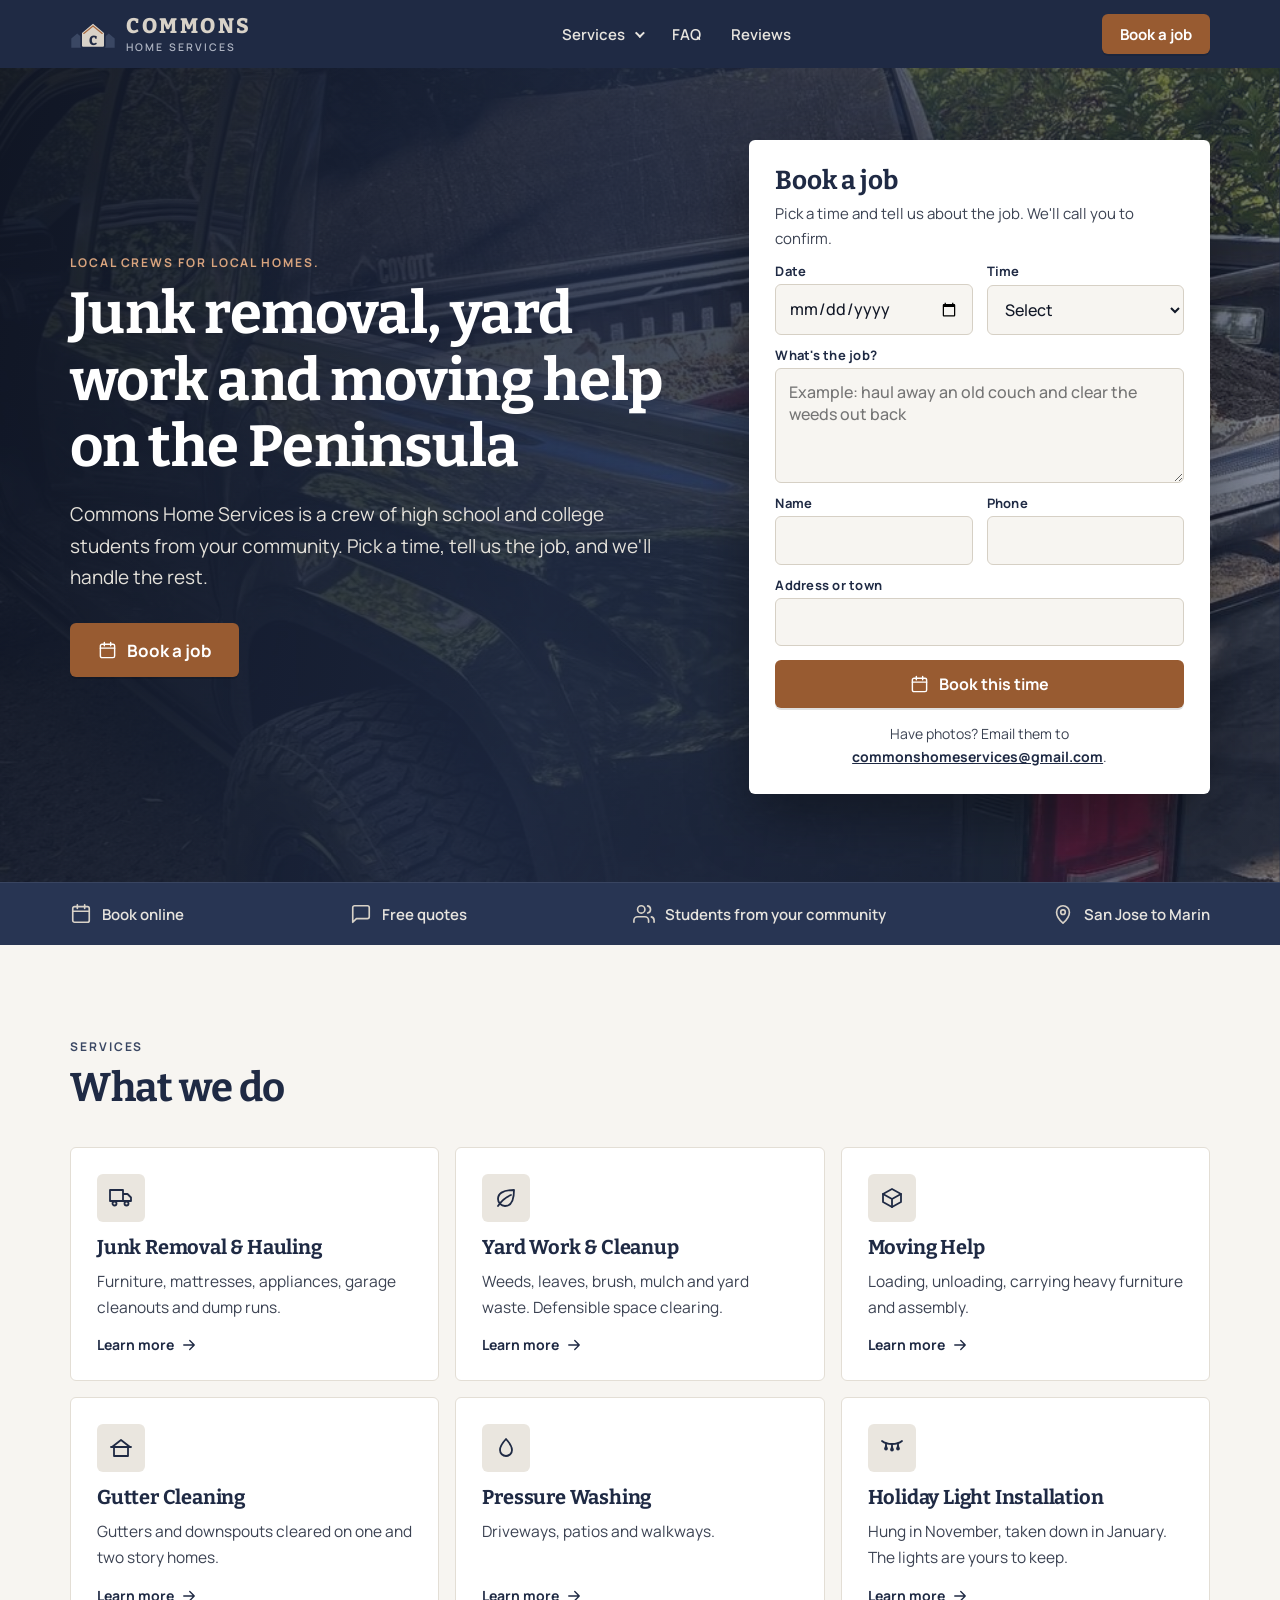
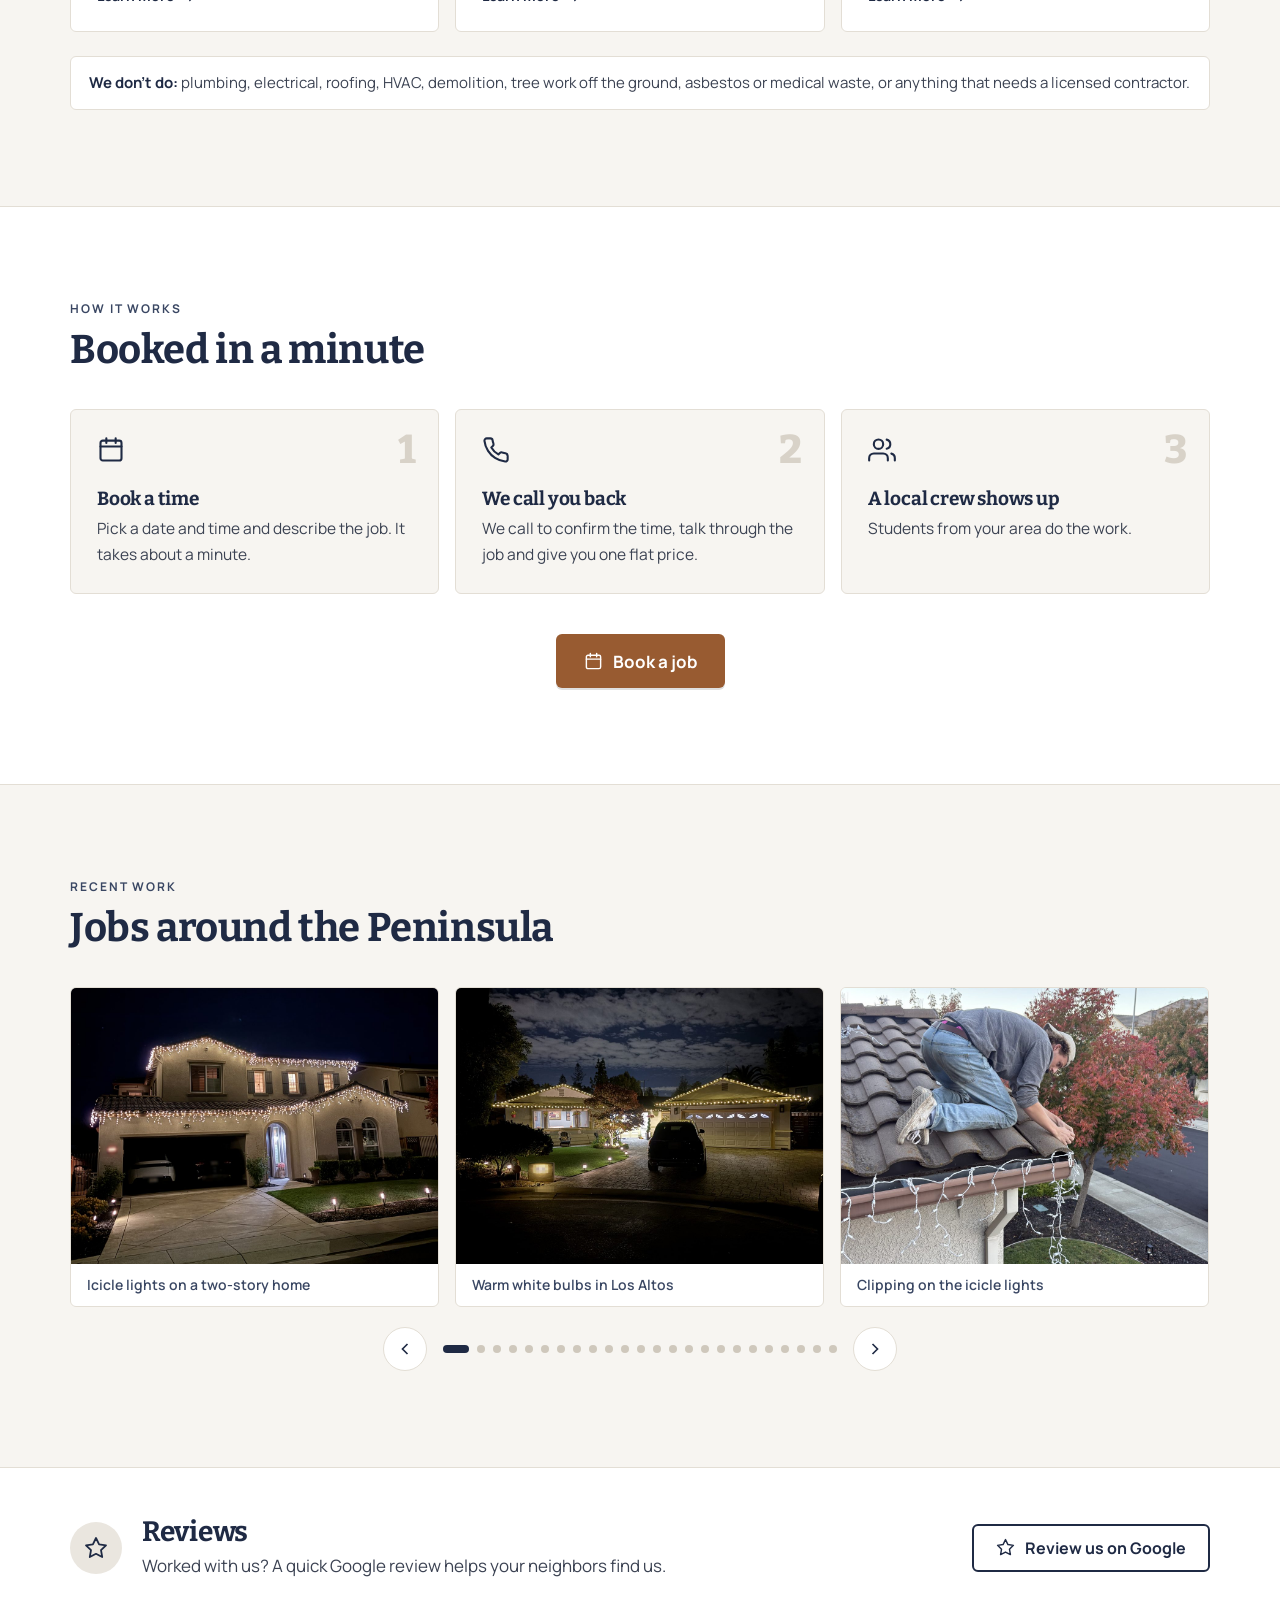
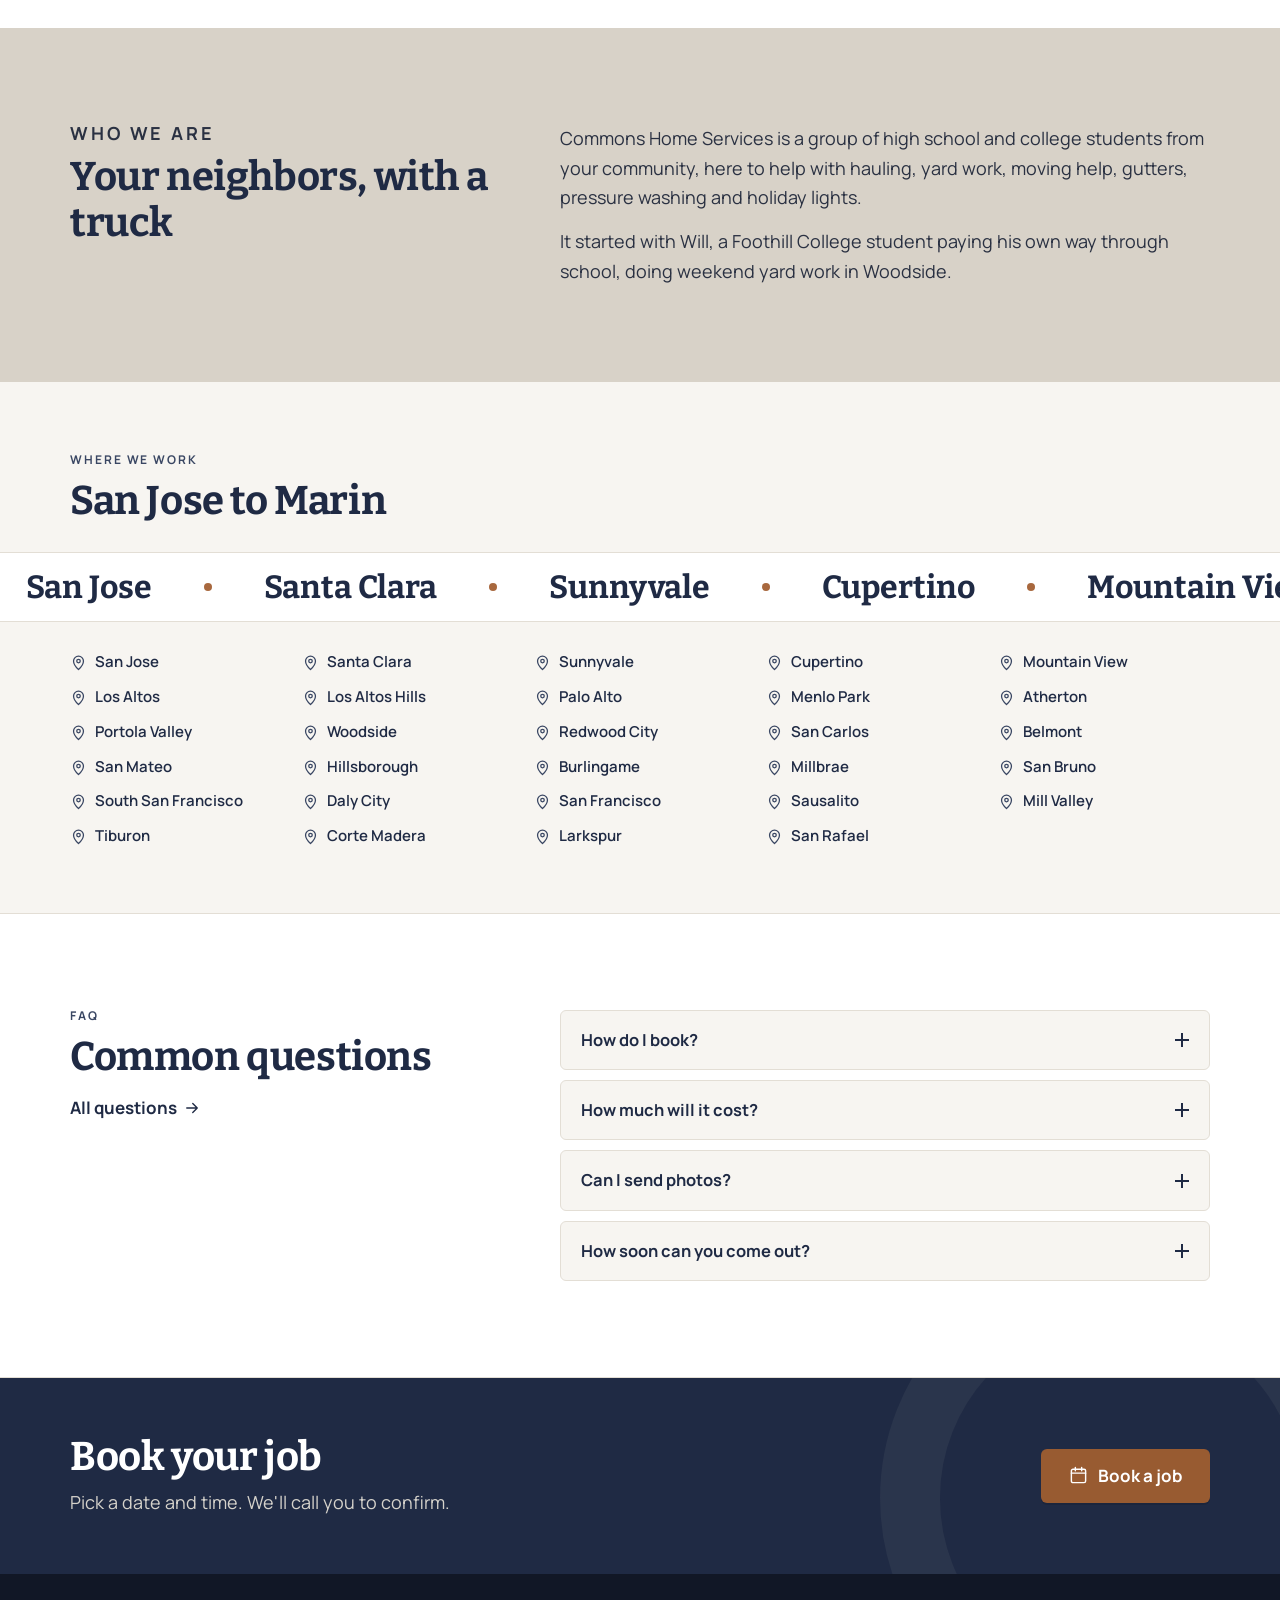
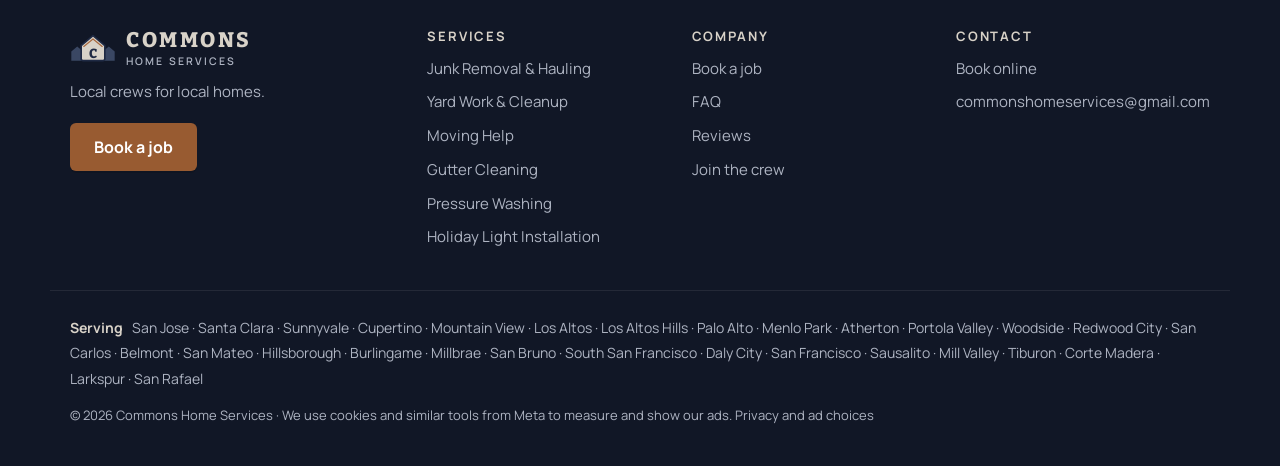
<file: index.html>
<!doctype html>
<html lang="en">
<head>
<meta charset="utf-8">
<meta name="viewport" content="width=device-width, initial-scale=1">
<title>Commons Home Services | Junk Removal, Yard Work &amp; Moving Help on the Peninsula</title>
<meta name="description" content="Book junk removal, hauling, yard cleanup, moving help, gutter cleaning, pressure washing and holiday lights from San Jose to Marin. Local student crews. Free quotes.">
<link rel="canonical" href="https://commonshomeservices.com/">
<link rel="icon" href="favicon.svg" type="image/svg+xml">
<meta property="og:type" content="website">
<meta property="og:title" content="Commons Home Services | Junk Removal, Yard Work &amp; Moving Help on the Peninsula">
<meta property="og:description" content="Book junk removal, hauling, yard cleanup, moving help, gutter cleaning, pressure washing and holiday lights from San Jose to Marin. Local student crews. Free quotes.">
<meta property="og:image" content="https://commonshomeservices.com/img/og.jpg">
<meta property="og:url" content="https://commonshomeservices.com/">
<meta name="theme-color" content="#1F2A44">
<meta name="facebook-domain-verification" content="13prp94zv06i9u85zza3gkp50s1zy2">
<script>!function(f,b,e,v,n,t,s){if(f.fbq)return;n=f.fbq=function(){n.callMethod?n.callMethod.apply(n,arguments):n.queue.push(arguments)};if(!f._fbq)f._fbq=n;n.push=n;n.loaded=!0;n.version='2.0';n.queue=[];t=b.createElement(e);t.async=!0;t.src=v;s=b.getElementsByTagName(e)[0];s.parentNode.insertBefore(t,s)}(window,document,'script','https://connect.facebook.net/en_US/fbevents.js');fbq('init','3531043180431392');fbq('track','PageView');</script>
<link rel="preconnect" href="https://fonts.googleapis.com">
<link rel="preconnect" href="https://fonts.gstatic.com" crossorigin>
<link rel="stylesheet" href="https://fonts.googleapis.com/css2?family=Bitter:wght@700;800&family=Manrope:wght@400;500;600;700&display=swap">
<link rel="stylesheet" href="styles.css?v=e231e9af">
<script>document.documentElement.classList.add('js');window.COMMONS={"web3forms_key": "7eeca234-f80f-404b-94c5-455190755da7", "booking_hours": [8, 18], "email": "commonshomeservices@gmail.com"};</script>
<script src="site.js?v=74d1dad2" defer></script>
<script type="application/ld+json">{"@context": "https://schema.org", "@type": "HomeAndConstructionBusiness", "name": "Commons Home Services", "slogan": "Local crews for local homes.", "url": "https://commonshomeservices.com/", "image": "https://commonshomeservices.com/img/og.jpg", "email": "commonshomeservices@gmail.com", "areaServed": ["San Jose, CA", "Santa Clara, CA", "Sunnyvale, CA", "Cupertino, CA", "Mountain View, CA", "Los Altos, CA", "Los Altos Hills, CA", "Palo Alto, CA", "Menlo Park, CA", "Atherton, CA", "Portola Valley, CA", "Woodside, CA", "Redwood City, CA", "San Carlos, CA", "Belmont, CA", "San Mateo, CA", "Hillsborough, CA", "Burlingame, CA", "Millbrae, CA", "San Bruno, CA", "South San Francisco, CA", "Daly City, CA", "San Francisco, CA", "Sausalito, CA", "Mill Valley, CA", "Tiburon, CA", "Corte Madera, CA", "Larkspur, CA", "San Rafael, CA"], "hasOfferCatalog": {"@type": "OfferCatalog", "name": "Services", "itemListElement": [{"@type": "Offer", "itemOffered": {"@type": "Service", "name": "Junk Removal & Hauling", "url": "https://commonshomeservices.com/junk-removal.html"}}, {"@type": "Offer", "itemOffered": {"@type": "Service", "name": "Yard Work & Cleanup", "url": "https://commonshomeservices.com/yard-work.html"}}, {"@type": "Offer", "itemOffered": {"@type": "Service", "name": "Moving Help", "url": "https://commonshomeservices.com/moving-help.html"}}, {"@type": "Offer", "itemOffered": {"@type": "Service", "name": "Gutter Cleaning", "url": "https://commonshomeservices.com/gutter-cleaning.html"}}, {"@type": "Offer", "itemOffered": {"@type": "Service", "name": "Pressure Washing", "url": "https://commonshomeservices.com/pressure-washing.html"}}, {"@type": "Offer", "itemOffered": {"@type": "Service", "name": "Holiday Light Installation", "url": "https://commonshomeservices.com/holiday-lights.html"}}]}}</script>
</head>
<body>
<a class="skip" href="#main">Skip to content</a>
<header class="site-header">
  <div class="wrap bar">
    <a class="brand" href="index.html" aria-label="Commons Home Services, home"><svg class="logo-mark" viewBox="0 0 140 100" aria-hidden="true"><path d="M4 90 L4 62 L22 47 L40 62 L40 90 Z M100 90 L100 62 L118 47 L136 62 L136 90 Z" fill="#3A4763"/><path d="M34 44 L70 14 L106 44 L106 84 Q106 90 100 90 L40 90 Q34 90 34 84 Z" fill="#D8D2C8" stroke="#1F2A44" stroke-width="5" stroke-linejoin="round"/><path d="M42 47 L70 24 L98 47" fill="none" stroke="#A8683E" stroke-width="3.5" stroke-linejoin="round" stroke-linecap="round"/><text x="70" y="83" text-anchor="middle" font-family="Bitter,Georgia,serif" font-weight="800" font-size="40" fill="#1F2A44">C</text></svg><span class="brand-text"><b>COMMONS</b><small>Home Services</small></span></a>
    <nav class="nav" id="nav" aria-label="Main">
      <div class="nav-drop">
        <button class="nav-link" aria-expanded="false" aria-controls="svc-menu">Services <span class="caret"></span></button>
        <div class="drop-menu" id="svc-menu"><a href="junk-removal.html"><svg class="ico" viewBox="0 0 24 24" fill="none" stroke="currentColor" stroke-width="1.8" stroke-linecap="round" stroke-linejoin="round" aria-hidden="true"><path d="M1 4h13v11H1zM14 8h4.5L22 11.5V15h-8z"/><circle cx="5.5" cy="17.5" r="2"/><circle cx="17.5" cy="17.5" r="2"/></svg>Junk Removal &amp; Hauling</a><a href="yard-work.html"><svg class="ico" viewBox="0 0 24 24" fill="none" stroke="currentColor" stroke-width="1.8" stroke-linecap="round" stroke-linejoin="round" aria-hidden="true"><path d="M11 20A7 7 0 0 1 4 13c0-5 4-9 16-9 0 12-4 16-9 16z"/><path d="M4 20c4-6 8-9 13-11"/></svg>Yard Work &amp; Cleanup</a><a href="moving-help.html"><svg class="ico" viewBox="0 0 24 24" fill="none" stroke="currentColor" stroke-width="1.8" stroke-linecap="round" stroke-linejoin="round" aria-hidden="true"><path d="M21 8 12 3 3 8v8l9 5 9-5z"/><path d="m3 8 9 5 9-5M12 13v8"/></svg>Moving Help</a><a href="gutter-cleaning.html"><svg class="ico" viewBox="0 0 24 24" fill="none" stroke="currentColor" stroke-width="1.8" stroke-linecap="round" stroke-linejoin="round" aria-hidden="true"><path d="M3 11 12 4l9 7"/><path d="M5 10v10h14V10"/><path d="M2 11h20"/></svg>Gutter Cleaning</a><a href="pressure-washing.html"><svg class="ico" viewBox="0 0 24 24" fill="none" stroke="currentColor" stroke-width="1.8" stroke-linecap="round" stroke-linejoin="round" aria-hidden="true"><path d="M12 3s6 6.5 6 11a6 6 0 0 1-12 0c0-4.5 6-11 6-11z"/></svg>Pressure Washing</a><a href="holiday-lights.html"><svg class="ico" viewBox="0 0 24 24" fill="none" stroke="currentColor" stroke-width="1.8" stroke-linecap="round" stroke-linejoin="round" aria-hidden="true"><path d="M2 5c5 4 15 4 20 0"/><path d="M6 7.5v2.5M12 8.5v2.5M18 7.5v2.5"/><path d="M5 12.5a1 1 0 0 0 2 0l-1-2.5zM11 13.5a1 1 0 0 0 2 0l-1-2.5zM17 12.5a1 1 0 0 0 2 0l-1-2.5z"/></svg>Holiday Light Installation</a></div>
      </div>
      <a class="nav-link" href="faq.html">FAQ</a>
      <a class="nav-link" href="#reviews">Reviews</a>
    </nav>
    <div class="bar-actions">
      <a class="btn btn-primary btn-sm" href="#book">Book a job</a>
      <button class="menu-btn" aria-label="Menu" aria-expanded="false" aria-controls="nav"><svg class="ico" viewBox="0 0 24 24" fill="none" stroke="currentColor" stroke-width="1.8" stroke-linecap="round" stroke-linejoin="round" aria-hidden="true"><path d="M3 6h18M3 12h18M3 18h18"/></svg></button>
    </div>
  </div>
</header>
<main id="main">

<section class="hero">
  <div class="hero-bg" aria-hidden="true"><img src="img/truck-hauling.jpg" alt="" class="on" fetchpriority="high"><img data-src="img/mulch-red-front-yard.jpg" alt=""><img data-src="img/lights-icicle-night.jpg" alt=""><img data-src="img/lights-los-altos-wide.jpg" alt=""><img data-src="img/lights-icicle-install.jpg" alt=""><img data-src="img/lights-cottage-dusk.jpg" alt=""><img data-src="img/rock-mulch-curb.jpg" alt=""><img data-src="img/pressure-wash-wall.jpg" alt=""><img data-src="img/mulch-black-fence-gate.jpg" alt=""><img data-src="img/dump-run-lumber.jpg" alt=""><img data-src="img/trench-hardware-cloth.jpg" alt=""><img data-src="img/rock-pickup.jpg" alt=""><img data-src="img/mulch-front-before.jpg" alt=""><img data-src="img/mulch-front-dusk.jpg" alt=""><img data-src="img/mulch-black-during.jpg" alt=""><img data-src="img/mulch-black-after.jpg" alt=""><img data-src="img/mulch-black-stepping-stones.jpg" alt=""><img data-src="img/mulch-red-palms.jpg" alt=""><img data-src="img/mulch-back-before.jpg" alt=""><img data-src="img/mulch-back-after.jpg" alt=""><img data-src="img/mulch-back-finished.jpg" alt=""><img data-src="img/mulch-red-island.jpg" alt=""><img data-src="img/roof-debris-cleared.jpg" alt=""><img data-src="img/mulch-front-pallet.jpg" alt=""><img data-src="img/mulch-front-dusk-2.jpg" alt=""><img data-src="img/mulch-front-truck.jpg" alt=""><img data-src="img/mulch-red-garage.jpg" alt=""><img data-src="img/lights-los-altos-above.jpg" alt=""></div>
  <div class="wrap hero-grid">
    <div class="hero-copy">
      <p class="eyebrow">Local crews for local homes.</p>
      <h1>Junk removal, yard work and moving help on the Peninsula</h1>
      <p class="lede">Commons Home Services is a crew of high school and college students from your community. Pick a time, tell us the job, and we'll handle the rest.</p>
      <div class="hero-actions">
        <a class="btn btn-primary btn-lg" href="#book"><svg class="ico" viewBox="0 0 24 24" fill="none" stroke="currentColor" stroke-width="1.8" stroke-linecap="round" stroke-linejoin="round" aria-hidden="true"><rect x="3" y="4" width="18" height="17" rx="2"/><path d="M3 9h18M8 2v4M16 2v4"/></svg>Book a job</a>
      </div>
    </div>
    <div class="hero-form" id="book"><form class="form-card book-form" novalidate>
  <div class="form-head"><h2>Book a job</h2><p>Pick a time and tell us about the job. We'll call you to confirm.</p></div>
  <input type="hidden" name="service" value="">
  <input type="checkbox" name="botcheck" class="hp" tabindex="-1" autocomplete="off" aria-hidden="true">
  <div class="row two">
    <label><span>Date</span><input type="date" name="date" required></label>
    <label><span>Time</span><select name="time" required><option value="">Select</option></select></label>
  </div>
  <label><span>What's the job?</span><textarea name="job" rows="4" required placeholder="Example: haul away an old couch and clear the weeds out back"></textarea></label>
  <div class="row two">
    <label><span>Name</span><input name="name" autocomplete="name" required></label>
    <label><span>Phone</span><input type="tel" name="phone" autocomplete="tel" inputmode="tel" required></label>
  </div>
  <label><span>Address or town</span><input name="address" autocomplete="street-address" required></label>
  <button class="btn btn-primary btn-block" type="submit"><svg class="ico" viewBox="0 0 24 24" fill="none" stroke="currentColor" stroke-width="1.8" stroke-linecap="round" stroke-linejoin="round" aria-hidden="true"><rect x="3" y="4" width="18" height="17" rx="2"/><path d="M3 9h18M8 2v4M16 2v4"/></svg>Book this time</button>
  <p class="form-note">Have photos? Email them to <a href="mailto:commonshomeservices@gmail.com">commonshomeservices@gmail.com</a>.</p>
  <div class="form-status" role="status" aria-live="polite"></div>
</form></div>
  </div>
</section>
<section class="trust"><ul class="wrap trust-list"><li><svg class="ico" viewBox="0 0 24 24" fill="none" stroke="currentColor" stroke-width="1.8" stroke-linecap="round" stroke-linejoin="round" aria-hidden="true"><rect x="3" y="4" width="18" height="17" rx="2"/><path d="M3 9h18M8 2v4M16 2v4"/></svg><span>Book online</span></li><li><svg class="ico" viewBox="0 0 24 24" fill="none" stroke="currentColor" stroke-width="1.8" stroke-linecap="round" stroke-linejoin="round" aria-hidden="true"><path d="M21 15a2 2 0 0 1-2 2H7l-4 4V5a2 2 0 0 1 2-2h14a2 2 0 0 1 2 2z"/></svg><span>Free quotes</span></li><li><svg class="ico" viewBox="0 0 24 24" fill="none" stroke="currentColor" stroke-width="1.8" stroke-linecap="round" stroke-linejoin="round" aria-hidden="true"><path d="M17 21v-2a4 4 0 0 0-4-4H5a4 4 0 0 0-4 4v2"/><circle cx="9" cy="7" r="4"/><path d="M23 21v-2a4 4 0 0 0-3-3.9M16 3.1a4 4 0 0 1 0 7.8"/></svg><span>Students from your community</span></li><li><svg class="ico" viewBox="0 0 24 24" fill="none" stroke="currentColor" stroke-width="1.8" stroke-linecap="round" stroke-linejoin="round" aria-hidden="true"><path d="M12 22s7-6.2 7-12a7 7 0 0 0-14 0c0 5.8 7 12 7 12z"/><circle cx="12" cy="10" r="2.5"/></svg><span>San Jose to Marin</span></li></ul></section>

<section class="sec">
  <div class="wrap">
    <div class="sec-head reveal"><p class="eyebrow">Services</p><h2>What we do</h2></div>
    <div class="svc-grid"><a class="svc-card reveal" href="junk-removal.html">
      <span class="svc-ico"><svg class="ico" viewBox="0 0 24 24" fill="none" stroke="currentColor" stroke-width="1.8" stroke-linecap="round" stroke-linejoin="round" aria-hidden="true"><path d="M1 4h13v11H1zM14 8h4.5L22 11.5V15h-8z"/><circle cx="5.5" cy="17.5" r="2"/><circle cx="17.5" cy="17.5" r="2"/></svg></span><h3>Junk Removal &amp; Hauling</h3><p>Furniture, mattresses, appliances, garage cleanouts and dump runs.</p>
      <span class="more">Learn more <svg class="arr" viewBox="0 0 24 24" fill="none" stroke="currentColor" stroke-width="1.8" stroke-linecap="round" stroke-linejoin="round" aria-hidden="true"><path d="M5 12h14M13 6l6 6-6 6"/></svg></span></a><a class="svc-card reveal" href="yard-work.html">
      <span class="svc-ico"><svg class="ico" viewBox="0 0 24 24" fill="none" stroke="currentColor" stroke-width="1.8" stroke-linecap="round" stroke-linejoin="round" aria-hidden="true"><path d="M11 20A7 7 0 0 1 4 13c0-5 4-9 16-9 0 12-4 16-9 16z"/><path d="M4 20c4-6 8-9 13-11"/></svg></span><h3>Yard Work &amp; Cleanup</h3><p>Weeds, leaves, brush, mulch and yard waste. Defensible space clearing.</p>
      <span class="more">Learn more <svg class="arr" viewBox="0 0 24 24" fill="none" stroke="currentColor" stroke-width="1.8" stroke-linecap="round" stroke-linejoin="round" aria-hidden="true"><path d="M5 12h14M13 6l6 6-6 6"/></svg></span></a><a class="svc-card reveal" href="moving-help.html">
      <span class="svc-ico"><svg class="ico" viewBox="0 0 24 24" fill="none" stroke="currentColor" stroke-width="1.8" stroke-linecap="round" stroke-linejoin="round" aria-hidden="true"><path d="M21 8 12 3 3 8v8l9 5 9-5z"/><path d="m3 8 9 5 9-5M12 13v8"/></svg></span><h3>Moving Help</h3><p>Loading, unloading, carrying heavy furniture and assembly.</p>
      <span class="more">Learn more <svg class="arr" viewBox="0 0 24 24" fill="none" stroke="currentColor" stroke-width="1.8" stroke-linecap="round" stroke-linejoin="round" aria-hidden="true"><path d="M5 12h14M13 6l6 6-6 6"/></svg></span></a><a class="svc-card reveal" href="gutter-cleaning.html">
      <span class="svc-ico"><svg class="ico" viewBox="0 0 24 24" fill="none" stroke="currentColor" stroke-width="1.8" stroke-linecap="round" stroke-linejoin="round" aria-hidden="true"><path d="M3 11 12 4l9 7"/><path d="M5 10v10h14V10"/><path d="M2 11h20"/></svg></span><h3>Gutter Cleaning</h3><p>Gutters and downspouts cleared on one and two story homes.</p>
      <span class="more">Learn more <svg class="arr" viewBox="0 0 24 24" fill="none" stroke="currentColor" stroke-width="1.8" stroke-linecap="round" stroke-linejoin="round" aria-hidden="true"><path d="M5 12h14M13 6l6 6-6 6"/></svg></span></a><a class="svc-card reveal" href="pressure-washing.html">
      <span class="svc-ico"><svg class="ico" viewBox="0 0 24 24" fill="none" stroke="currentColor" stroke-width="1.8" stroke-linecap="round" stroke-linejoin="round" aria-hidden="true"><path d="M12 3s6 6.5 6 11a6 6 0 0 1-12 0c0-4.5 6-11 6-11z"/></svg></span><h3>Pressure Washing</h3><p>Driveways, patios and walkways.</p>
      <span class="more">Learn more <svg class="arr" viewBox="0 0 24 24" fill="none" stroke="currentColor" stroke-width="1.8" stroke-linecap="round" stroke-linejoin="round" aria-hidden="true"><path d="M5 12h14M13 6l6 6-6 6"/></svg></span></a><a class="svc-card reveal" href="holiday-lights.html">
      <span class="svc-ico"><svg class="ico" viewBox="0 0 24 24" fill="none" stroke="currentColor" stroke-width="1.8" stroke-linecap="round" stroke-linejoin="round" aria-hidden="true"><path d="M2 5c5 4 15 4 20 0"/><path d="M6 7.5v2.5M12 8.5v2.5M18 7.5v2.5"/><path d="M5 12.5a1 1 0 0 0 2 0l-1-2.5zM11 13.5a1 1 0 0 0 2 0l-1-2.5zM17 12.5a1 1 0 0 0 2 0l-1-2.5z"/></svg></span><h3>Holiday Light Installation</h3><p>Hung in November, taken down in January. The lights are yours to keep.</p>
      <span class="more">Learn more <svg class="arr" viewBox="0 0 24 24" fill="none" stroke="currentColor" stroke-width="1.8" stroke-linecap="round" stroke-linejoin="round" aria-hidden="true"><path d="M5 12h14M13 6l6 6-6 6"/></svg></span></a></div>
    <p class="dont-line reveal"><strong>We don't do:</strong> plumbing, electrical, roofing, HVAC, demolition, tree work off the ground, asbestos or medical waste, or anything that needs a licensed contractor.</p>
  </div>
</section>

<section class="sec sec-alt">
  <div class="wrap">
    <div class="sec-head reveal"><p class="eyebrow">How it works</p><h2>Booked in a minute</h2></div>
    <ol class="steps"><li class="reveal"><svg class="ico" viewBox="0 0 24 24" fill="none" stroke="currentColor" stroke-width="1.8" stroke-linecap="round" stroke-linejoin="round" aria-hidden="true"><rect x="3" y="4" width="18" height="17" rx="2"/><path d="M3 9h18M8 2v4M16 2v4"/></svg><span class="step-n">1</span><h3>Book a time</h3><p>Pick a date and time and describe the job. It takes about a minute.</p></li><li class="reveal"><svg class="ico" viewBox="0 0 24 24" fill="none" stroke="currentColor" stroke-width="1.8" stroke-linecap="round" stroke-linejoin="round" aria-hidden="true"><path d="M22 16.9v3a2 2 0 0 1-2.2 2 19.8 19.8 0 0 1-8.6-3.1 19.5 19.5 0 0 1-6-6A19.8 19.8 0 0 1 2.1 4.2 2 2 0 0 1 4.1 2h3a2 2 0 0 1 2 1.7c.1.9.4 1.8.7 2.7a2 2 0 0 1-.5 2.1L8 9.8a16 16 0 0 0 6 6l1.3-1.3a2 2 0 0 1 2.1-.4c.9.3 1.8.6 2.7.7a2 2 0 0 1 1.7 2z"/></svg><span class="step-n">2</span><h3>We call you back</h3><p>We call to confirm the time, talk through the job and give you one flat price.</p></li><li class="reveal"><svg class="ico" viewBox="0 0 24 24" fill="none" stroke="currentColor" stroke-width="1.8" stroke-linecap="round" stroke-linejoin="round" aria-hidden="true"><path d="M17 21v-2a4 4 0 0 0-4-4H5a4 4 0 0 0-4 4v2"/><circle cx="9" cy="7" r="4"/><path d="M23 21v-2a4 4 0 0 0-3-3.9M16 3.1a4 4 0 0 1 0 7.8"/></svg><span class="step-n">3</span><h3>A local crew shows up</h3><p>Students from your area do the work.</p></li></ol>
    <div class="center reveal"><a class="btn btn-primary btn-lg" href="#book"><svg class="ico" viewBox="0 0 24 24" fill="none" stroke="currentColor" stroke-width="1.8" stroke-linecap="round" stroke-linejoin="round" aria-hidden="true"><rect x="3" y="4" width="18" height="17" rx="2"/><path d="M3 9h18M8 2v4M16 2v4"/></svg>Book a job</a></div>
  </div>
</section>

<section class="sec">
  <div class="wrap">
    <div class="sec-head reveal"><p class="eyebrow">Recent work</p><h2>Jobs around the Peninsula</h2></div>
    <div class="carousel reveal" data-count="24" aria-roledescription="carousel" aria-label="Recent work">
  <div class="track" tabindex="0"><figure class="slide"><img src="img/lights-icicle-night.jpg" alt="Two-story stucco home lit with warm white icicle lights along both rooflines at night" loading="lazy" width="1200" height="628"><figcaption>Icicle lights on a two-story home</figcaption></figure><figure class="slide"><img src="img/lights-los-altos-wide.jpg" alt="Single-story home in Los Altos with warm white bulb lights along every roofline under a cloudy night sky" loading="lazy" width="1200" height="628"><figcaption>Warm white bulbs in Los Altos</figcaption></figure><figure class="slide"><img src="img/lights-icicle-install.jpg" alt="Crew member on a tile roof clipping icicle lights onto the gutter" loading="lazy" width="1200" height="628"><figcaption>Clipping on the icicle lights</figcaption></figure><figure class="slide"><img src="img/lights-cottage-dusk.jpg" alt="Cottage behind a white picket fence with warm white bulb lights along the roofline at dusk" loading="lazy" width="1200" height="628"><figcaption>Bulb lights on a cottage at dusk</figcaption></figure><figure class="slide"><img src="img/mulch-red-front-yard.jpg" alt="Front beds along a curved driveway covered in fresh red mulch" loading="lazy" width="1200" height="628"><figcaption>Fresh red mulch out front</figcaption></figure><figure class="slide"><img src="img/rock-mulch-curb.jpg" alt="River rock border, new plants and dark mulch beside a driveway gate" loading="lazy" width="1200" height="628"><figcaption>River rock and new plants by the gate</figcaption></figure><figure class="slide"><img src="img/pressure-wash-wall.jpg" alt="Crew member pressure washing a long wooden retaining wall beside a walkway" loading="lazy" width="1200" height="628"><figcaption>Washing a wood retaining wall</figcaption></figure><figure class="slide"><img src="img/mulch-black-fence-gate.jpg" alt="Black mulch and new plants along a cedar fence, above a river rock wall" loading="lazy" width="1200" height="628"><figcaption>Black mulch along the fence</figcaption></figure><figure class="slide"><img src="img/dump-run-lumber.jpg" alt="Commons truck stacked with old lumber and scrap metal at the transfer station" loading="lazy" width="1200" height="628"><figcaption>A full load at the transfer station</figcaption></figure><figure class="slide"><img src="img/trench-hardware-cloth.jpg" alt="Backyard bed dug out, with a trench and hardware cloth laid flat over the soil" loading="lazy" width="1200" height="628"><figcaption>Hardware cloth going in</figcaption></figure><figure class="slide"><img src="img/rock-pickup.jpg" alt="Truck bed full of paper bags of rock and gravel at the stone yard" loading="lazy" width="1200" height="628"><figcaption>Picking up the rock</figcaption></figure><figure class="slide"><img src="img/mulch-front-before.jpg" alt="Palm tree beds covered in old, faded mulch" loading="lazy" width="1200" height="628"><figcaption>Mulch refresh, before</figcaption></figure><figure class="slide"><img src="img/mulch-front-dusk.jpg" alt="The same palm beds under fresh red mulch at dusk" loading="lazy" width="1200" height="628"><figcaption>Mulch refresh, after</figcaption></figure><figure class="slide"><img src="img/mulch-black-during.jpg" alt="Black mulch going into beds along a fence, beside a stepping stone path" loading="lazy" width="1200" height="628"><figcaption>Black mulch, during</figcaption></figure><figure class="slide"><img src="img/mulch-black-after.jpg" alt="Beds along the fence covered in fresh black mulch around new plants" loading="lazy" width="1200" height="628"><figcaption>Black mulch, after</figcaption></figure><figure class="slide"><img src="img/mulch-black-stepping-stones.jpg" alt="Black mulch around stepping stones and new plants" loading="lazy" width="1200" height="628"><figcaption>Black mulch and stepping stones</figcaption></figure><figure class="slide"><img src="img/mulch-red-palms.jpg" alt="Palms and flax along the house in fresh red mulch" loading="lazy" width="1200" height="628"><figcaption>Red mulch along the house</figcaption></figure><figure class="slide"><img src="img/mulch-back-before.jpg" alt="Bare soil bed along a backyard fence with mulch bags laid out" loading="lazy" width="1200" height="628"><figcaption>Backyard beds, before</figcaption></figure><figure class="slide"><img src="img/mulch-back-after.jpg" alt="Backyard bed along the fence covered in fresh red mulch" loading="lazy" width="1200" height="628"><figcaption>Backyard beds, after</figcaption></figure><figure class="slide"><img src="img/mulch-back-finished.jpg" alt="Finished backyard with lawn, hammock and mulched beds" loading="lazy" width="1200" height="628"><figcaption>Backyard, finished</figcaption></figure><figure class="slide"><img src="img/mulch-red-island.jpg" alt="Palm island by the street covered in fresh red mulch" loading="lazy" width="1200" height="628"><figcaption>Red mulch around the palms</figcaption></figure><figure class="slide"><img src="img/roof-debris-cleared.jpg" alt="Flat roof after the debris was cleared, with the gutter along its edge" loading="lazy" width="1200" height="628"><figcaption>Roof debris cleared</figcaption></figure><figure class="slide"><img src="img/truck-hauling.jpg" alt="Pickup truck bed full of hauled dirt" loading="lazy" width="1200" height="628"><figcaption>A full load, hauled away</figcaption></figure><figure class="slide"><img src="img/furniture-pickup.jpg" alt="Wooden table and bench set out for pickup" loading="lazy" width="1200" height="628"><figcaption>Furniture pickup</figcaption></figure></div>
  <div class="car-ctrl">
    <button class="car-btn prev" aria-label="Previous photo"><svg viewBox="0 0 24 24" fill="none" stroke="currentColor" stroke-width="2" aria-hidden="true"><path d="M15 6l-6 6 6 6"/></svg></button>
    <div class="dots" aria-hidden="true"></div>
    <button class="car-btn next" aria-label="Next photo"><svg viewBox="0 0 24 24" fill="none" stroke="currentColor" stroke-width="2" aria-hidden="true"><path d="M9 6l6 6-6 6"/></svg></button>
  </div>
</div>
  </div>
</section>
<section class="reviews" id="reviews">
  <div class="wrap reviews-inner reveal">
    <div class="r-badge"><svg class="ico" viewBox="0 0 24 24" fill="none" stroke="currentColor" stroke-width="1.8" stroke-linecap="round" stroke-linejoin="round" aria-hidden="true"><path d="m12 2 3.1 6.3 6.9 1-5 4.9 1.2 6.8L12 17.8 5.8 21l1.2-6.8-5-4.9 6.9-1z"/></svg></div>
    <div><h2>Reviews</h2><p>Worked with us? A quick Google review helps your neighbors find us.</p></div>
    <a class="btn btn-outline" href="https://g.page/r/CZ6p-0AY-jDXEBM/review" target="_blank" rel="noopener"><svg class="ico" viewBox="0 0 24 24" fill="none" stroke="currentColor" stroke-width="1.8" stroke-linecap="round" stroke-linejoin="round" aria-hidden="true"><path d="m12 2 3.1 6.3 6.9 1-5 4.9 1.2 6.8L12 17.8 5.8 21l1.2-6.8-5-4.9 6.9-1z"/></svg>Review us on Google</a>
  </div>
</section>

<section class="sec about">
  <div class="wrap about-grid">
    <div class="reveal"><p class="eyebrow">Who we are</p><h2>Your neighbors, with a truck</h2></div>
    <div class="reveal">
      <p>Commons Home Services is a group of high school and college students from your community, here to help with hauling, yard work, moving help, gutters, pressure washing and holiday lights.</p>
      <p>It started with Will, a Foothill College student paying his own way through school, doing weekend yard work in Woodside.</p>
    </div>
  </div>
</section>

<section class="area">
  <div class="wrap sec-head reveal"><p class="eyebrow">Where we work</p><h2>San Jose to Marin</h2></div>
  <div class="marquee" aria-hidden="true"><div class="marquee-track"><span>San Jose</span><span>Santa Clara</span><span>Sunnyvale</span><span>Cupertino</span><span>Mountain View</span><span>Los Altos</span><span>Los Altos Hills</span><span>Palo Alto</span><span>Menlo Park</span><span>Atherton</span><span>Portola Valley</span><span>Woodside</span><span>Redwood City</span><span>San Carlos</span><span>Belmont</span><span>San Mateo</span><span>Hillsborough</span><span>Burlingame</span><span>Millbrae</span><span>San Bruno</span><span>South San Francisco</span><span>Daly City</span><span>San Francisco</span><span>Sausalito</span><span>Mill Valley</span><span>Tiburon</span><span>Corte Madera</span><span>Larkspur</span><span>San Rafael</span><span>San Jose</span><span>Santa Clara</span><span>Sunnyvale</span><span>Cupertino</span><span>Mountain View</span><span>Los Altos</span><span>Los Altos Hills</span><span>Palo Alto</span><span>Menlo Park</span><span>Atherton</span><span>Portola Valley</span><span>Woodside</span><span>Redwood City</span><span>San Carlos</span><span>Belmont</span><span>San Mateo</span><span>Hillsborough</span><span>Burlingame</span><span>Millbrae</span><span>San Bruno</span><span>South San Francisco</span><span>Daly City</span><span>San Francisco</span><span>Sausalito</span><span>Mill Valley</span><span>Tiburon</span><span>Corte Madera</span><span>Larkspur</span><span>San Rafael</span></div></div>
  <ul class="wrap town-list"><li><svg class="ico" viewBox="0 0 24 24" fill="none" stroke="currentColor" stroke-width="1.8" stroke-linecap="round" stroke-linejoin="round" aria-hidden="true"><path d="M12 22s7-6.2 7-12a7 7 0 0 0-14 0c0 5.8 7 12 7 12z"/><circle cx="12" cy="10" r="2.5"/></svg>San Jose</li><li><svg class="ico" viewBox="0 0 24 24" fill="none" stroke="currentColor" stroke-width="1.8" stroke-linecap="round" stroke-linejoin="round" aria-hidden="true"><path d="M12 22s7-6.2 7-12a7 7 0 0 0-14 0c0 5.8 7 12 7 12z"/><circle cx="12" cy="10" r="2.5"/></svg>Santa Clara</li><li><svg class="ico" viewBox="0 0 24 24" fill="none" stroke="currentColor" stroke-width="1.8" stroke-linecap="round" stroke-linejoin="round" aria-hidden="true"><path d="M12 22s7-6.2 7-12a7 7 0 0 0-14 0c0 5.8 7 12 7 12z"/><circle cx="12" cy="10" r="2.5"/></svg>Sunnyvale</li><li><svg class="ico" viewBox="0 0 24 24" fill="none" stroke="currentColor" stroke-width="1.8" stroke-linecap="round" stroke-linejoin="round" aria-hidden="true"><path d="M12 22s7-6.2 7-12a7 7 0 0 0-14 0c0 5.8 7 12 7 12z"/><circle cx="12" cy="10" r="2.5"/></svg>Cupertino</li><li><svg class="ico" viewBox="0 0 24 24" fill="none" stroke="currentColor" stroke-width="1.8" stroke-linecap="round" stroke-linejoin="round" aria-hidden="true"><path d="M12 22s7-6.2 7-12a7 7 0 0 0-14 0c0 5.8 7 12 7 12z"/><circle cx="12" cy="10" r="2.5"/></svg>Mountain View</li><li><svg class="ico" viewBox="0 0 24 24" fill="none" stroke="currentColor" stroke-width="1.8" stroke-linecap="round" stroke-linejoin="round" aria-hidden="true"><path d="M12 22s7-6.2 7-12a7 7 0 0 0-14 0c0 5.8 7 12 7 12z"/><circle cx="12" cy="10" r="2.5"/></svg>Los Altos</li><li><svg class="ico" viewBox="0 0 24 24" fill="none" stroke="currentColor" stroke-width="1.8" stroke-linecap="round" stroke-linejoin="round" aria-hidden="true"><path d="M12 22s7-6.2 7-12a7 7 0 0 0-14 0c0 5.8 7 12 7 12z"/><circle cx="12" cy="10" r="2.5"/></svg>Los Altos Hills</li><li><svg class="ico" viewBox="0 0 24 24" fill="none" stroke="currentColor" stroke-width="1.8" stroke-linecap="round" stroke-linejoin="round" aria-hidden="true"><path d="M12 22s7-6.2 7-12a7 7 0 0 0-14 0c0 5.8 7 12 7 12z"/><circle cx="12" cy="10" r="2.5"/></svg>Palo Alto</li><li><svg class="ico" viewBox="0 0 24 24" fill="none" stroke="currentColor" stroke-width="1.8" stroke-linecap="round" stroke-linejoin="round" aria-hidden="true"><path d="M12 22s7-6.2 7-12a7 7 0 0 0-14 0c0 5.8 7 12 7 12z"/><circle cx="12" cy="10" r="2.5"/></svg>Menlo Park</li><li><svg class="ico" viewBox="0 0 24 24" fill="none" stroke="currentColor" stroke-width="1.8" stroke-linecap="round" stroke-linejoin="round" aria-hidden="true"><path d="M12 22s7-6.2 7-12a7 7 0 0 0-14 0c0 5.8 7 12 7 12z"/><circle cx="12" cy="10" r="2.5"/></svg>Atherton</li><li><svg class="ico" viewBox="0 0 24 24" fill="none" stroke="currentColor" stroke-width="1.8" stroke-linecap="round" stroke-linejoin="round" aria-hidden="true"><path d="M12 22s7-6.2 7-12a7 7 0 0 0-14 0c0 5.8 7 12 7 12z"/><circle cx="12" cy="10" r="2.5"/></svg>Portola Valley</li><li><svg class="ico" viewBox="0 0 24 24" fill="none" stroke="currentColor" stroke-width="1.8" stroke-linecap="round" stroke-linejoin="round" aria-hidden="true"><path d="M12 22s7-6.2 7-12a7 7 0 0 0-14 0c0 5.8 7 12 7 12z"/><circle cx="12" cy="10" r="2.5"/></svg>Woodside</li><li><svg class="ico" viewBox="0 0 24 24" fill="none" stroke="currentColor" stroke-width="1.8" stroke-linecap="round" stroke-linejoin="round" aria-hidden="true"><path d="M12 22s7-6.2 7-12a7 7 0 0 0-14 0c0 5.8 7 12 7 12z"/><circle cx="12" cy="10" r="2.5"/></svg>Redwood City</li><li><svg class="ico" viewBox="0 0 24 24" fill="none" stroke="currentColor" stroke-width="1.8" stroke-linecap="round" stroke-linejoin="round" aria-hidden="true"><path d="M12 22s7-6.2 7-12a7 7 0 0 0-14 0c0 5.8 7 12 7 12z"/><circle cx="12" cy="10" r="2.5"/></svg>San Carlos</li><li><svg class="ico" viewBox="0 0 24 24" fill="none" stroke="currentColor" stroke-width="1.8" stroke-linecap="round" stroke-linejoin="round" aria-hidden="true"><path d="M12 22s7-6.2 7-12a7 7 0 0 0-14 0c0 5.8 7 12 7 12z"/><circle cx="12" cy="10" r="2.5"/></svg>Belmont</li><li><svg class="ico" viewBox="0 0 24 24" fill="none" stroke="currentColor" stroke-width="1.8" stroke-linecap="round" stroke-linejoin="round" aria-hidden="true"><path d="M12 22s7-6.2 7-12a7 7 0 0 0-14 0c0 5.8 7 12 7 12z"/><circle cx="12" cy="10" r="2.5"/></svg>San Mateo</li><li><svg class="ico" viewBox="0 0 24 24" fill="none" stroke="currentColor" stroke-width="1.8" stroke-linecap="round" stroke-linejoin="round" aria-hidden="true"><path d="M12 22s7-6.2 7-12a7 7 0 0 0-14 0c0 5.8 7 12 7 12z"/><circle cx="12" cy="10" r="2.5"/></svg>Hillsborough</li><li><svg class="ico" viewBox="0 0 24 24" fill="none" stroke="currentColor" stroke-width="1.8" stroke-linecap="round" stroke-linejoin="round" aria-hidden="true"><path d="M12 22s7-6.2 7-12a7 7 0 0 0-14 0c0 5.8 7 12 7 12z"/><circle cx="12" cy="10" r="2.5"/></svg>Burlingame</li><li><svg class="ico" viewBox="0 0 24 24" fill="none" stroke="currentColor" stroke-width="1.8" stroke-linecap="round" stroke-linejoin="round" aria-hidden="true"><path d="M12 22s7-6.2 7-12a7 7 0 0 0-14 0c0 5.8 7 12 7 12z"/><circle cx="12" cy="10" r="2.5"/></svg>Millbrae</li><li><svg class="ico" viewBox="0 0 24 24" fill="none" stroke="currentColor" stroke-width="1.8" stroke-linecap="round" stroke-linejoin="round" aria-hidden="true"><path d="M12 22s7-6.2 7-12a7 7 0 0 0-14 0c0 5.8 7 12 7 12z"/><circle cx="12" cy="10" r="2.5"/></svg>San Bruno</li><li><svg class="ico" viewBox="0 0 24 24" fill="none" stroke="currentColor" stroke-width="1.8" stroke-linecap="round" stroke-linejoin="round" aria-hidden="true"><path d="M12 22s7-6.2 7-12a7 7 0 0 0-14 0c0 5.8 7 12 7 12z"/><circle cx="12" cy="10" r="2.5"/></svg>South San Francisco</li><li><svg class="ico" viewBox="0 0 24 24" fill="none" stroke="currentColor" stroke-width="1.8" stroke-linecap="round" stroke-linejoin="round" aria-hidden="true"><path d="M12 22s7-6.2 7-12a7 7 0 0 0-14 0c0 5.8 7 12 7 12z"/><circle cx="12" cy="10" r="2.5"/></svg>Daly City</li><li><svg class="ico" viewBox="0 0 24 24" fill="none" stroke="currentColor" stroke-width="1.8" stroke-linecap="round" stroke-linejoin="round" aria-hidden="true"><path d="M12 22s7-6.2 7-12a7 7 0 0 0-14 0c0 5.8 7 12 7 12z"/><circle cx="12" cy="10" r="2.5"/></svg>San Francisco</li><li><svg class="ico" viewBox="0 0 24 24" fill="none" stroke="currentColor" stroke-width="1.8" stroke-linecap="round" stroke-linejoin="round" aria-hidden="true"><path d="M12 22s7-6.2 7-12a7 7 0 0 0-14 0c0 5.8 7 12 7 12z"/><circle cx="12" cy="10" r="2.5"/></svg>Sausalito</li><li><svg class="ico" viewBox="0 0 24 24" fill="none" stroke="currentColor" stroke-width="1.8" stroke-linecap="round" stroke-linejoin="round" aria-hidden="true"><path d="M12 22s7-6.2 7-12a7 7 0 0 0-14 0c0 5.8 7 12 7 12z"/><circle cx="12" cy="10" r="2.5"/></svg>Mill Valley</li><li><svg class="ico" viewBox="0 0 24 24" fill="none" stroke="currentColor" stroke-width="1.8" stroke-linecap="round" stroke-linejoin="round" aria-hidden="true"><path d="M12 22s7-6.2 7-12a7 7 0 0 0-14 0c0 5.8 7 12 7 12z"/><circle cx="12" cy="10" r="2.5"/></svg>Tiburon</li><li><svg class="ico" viewBox="0 0 24 24" fill="none" stroke="currentColor" stroke-width="1.8" stroke-linecap="round" stroke-linejoin="round" aria-hidden="true"><path d="M12 22s7-6.2 7-12a7 7 0 0 0-14 0c0 5.8 7 12 7 12z"/><circle cx="12" cy="10" r="2.5"/></svg>Corte Madera</li><li><svg class="ico" viewBox="0 0 24 24" fill="none" stroke="currentColor" stroke-width="1.8" stroke-linecap="round" stroke-linejoin="round" aria-hidden="true"><path d="M12 22s7-6.2 7-12a7 7 0 0 0-14 0c0 5.8 7 12 7 12z"/><circle cx="12" cy="10" r="2.5"/></svg>Larkspur</li><li><svg class="ico" viewBox="0 0 24 24" fill="none" stroke="currentColor" stroke-width="1.8" stroke-linecap="round" stroke-linejoin="round" aria-hidden="true"><path d="M12 22s7-6.2 7-12a7 7 0 0 0-14 0c0 5.8 7 12 7 12z"/><circle cx="12" cy="10" r="2.5"/></svg>San Rafael</li></ul>
</section>

<section class="sec sec-alt">
  <div class="wrap faq-wrap">
    <div class="sec-head reveal"><p class="eyebrow">FAQ</p><h2>Common questions</h2><a class="link-arrow" href="faq.html">All questions <svg class="arr" viewBox="0 0 24 24" fill="none" stroke="currentColor" stroke-width="1.8" stroke-linecap="round" stroke-linejoin="round" aria-hidden="true"><path d="M5 12h14M13 6l6 6-6 6"/></svg></a></div>
    <div class="faq"><details class="reveal"><summary>How do I book?<span class="plus"></span></summary><p>Pick a date and time on the booking form and tell us about the job. We&#x27;ll call you to confirm.</p></details><details class="reveal"><summary>How much will it cost?<span class="plus"></span></summary><p>Every job is different, so we quote each one. Book a time and we&#x27;ll call you with one flat price before any work starts.</p></details><details class="reveal"><summary>Can I send photos?<span class="plus"></span></summary><p>Yes. Email them to commonshomeservices@gmail.com. Photos help us plan the crew and the truck.</p></details><details class="reveal"><summary>How soon can you come out?<span class="plus"></span></summary><p>Pick the date and time that works for you on the booking form. We&#x27;ll call you to confirm.</p></details></div>
  </div>
</section>

<section class="cta-band">
  <div class="wrap cta-inner reveal">
    <div><h2>Book your job</h2><p>Pick a date and time. We'll call you to confirm.</p></div>
    <div class="cta-actions">
      <a class="btn btn-primary btn-lg" href="#book"><svg class="ico" viewBox="0 0 24 24" fill="none" stroke="currentColor" stroke-width="1.8" stroke-linecap="round" stroke-linejoin="round" aria-hidden="true"><rect x="3" y="4" width="18" height="17" rx="2"/><path d="M3 9h18M8 2v4M16 2v4"/></svg>Book a job</a>
    </div>
  </div>
</section>
</main>
<footer class="site-footer">
  <div class="wrap foot-grid">
    <div class="foot-brand">
      <a class="brand" href="index.html"><svg class="logo-mark" viewBox="0 0 140 100" aria-hidden="true"><path d="M4 90 L4 62 L22 47 L40 62 L40 90 Z M100 90 L100 62 L118 47 L136 62 L136 90 Z" fill="#3A4763"/><path d="M34 44 L70 14 L106 44 L106 84 Q106 90 100 90 L40 90 Q34 90 34 84 Z" fill="#D8D2C8" stroke="#1F2A44" stroke-width="5" stroke-linejoin="round"/><path d="M42 47 L70 24 L98 47" fill="none" stroke="#A8683E" stroke-width="3.5" stroke-linejoin="round" stroke-linecap="round"/><text x="70" y="83" text-anchor="middle" font-family="Bitter,Georgia,serif" font-weight="800" font-size="40" fill="#1F2A44">C</text></svg><span class="brand-text"><b>COMMONS</b><small>Home Services</small></span></a>
      <p>Local crews for local homes.</p>
      <a class="btn btn-primary" href="#book">Book a job</a>
    </div>
    <div><h3>Services</h3><ul><li><a href="junk-removal.html">Junk Removal &amp; Hauling</a></li><li><a href="yard-work.html">Yard Work &amp; Cleanup</a></li><li><a href="moving-help.html">Moving Help</a></li><li><a href="gutter-cleaning.html">Gutter Cleaning</a></li><li><a href="pressure-washing.html">Pressure Washing</a></li><li><a href="holiday-lights.html">Holiday Light Installation</a></li></ul></div>
    <div><h3>Company</h3><ul><li><a href="book.html">Book a job</a></li><li><a href="faq.html">FAQ</a></li><li><a href="#reviews">Reviews</a></li><li><a href="crew.html">Join the crew</a></li></ul></div>
    <div><h3>Contact</h3><ul><li><a href="#book">Book online</a></li><li><a href="mailto:commonshomeservices@gmail.com">commonshomeservices@gmail.com</a></li></ul></div>
  </div>
  <div class="wrap foot-towns"><span>Serving</span> San Jose · Santa Clara · Sunnyvale · Cupertino · Mountain View · Los Altos · Los Altos Hills · Palo Alto · Menlo Park · Atherton · Portola Valley · Woodside · Redwood City · San Carlos · Belmont · San Mateo · Hillsborough · Burlingame · Millbrae · San Bruno · South San Francisco · Daly City · San Francisco · Sausalito · Mill Valley · Tiburon · Corte Madera · Larkspur · San Rafael</div>
  <div class="wrap foot-legal">© 2026 Commons Home Services · We use cookies and similar tools from Meta to measure and show our ads. <a href="privacy.html">Privacy and ad choices</a></div>
</footer>
<nav class="dock" aria-label="Book a job">
  <a class="btn btn-primary" href="#book"><svg class="ico" viewBox="0 0 24 24" fill="none" stroke="currentColor" stroke-width="1.8" stroke-linecap="round" stroke-linejoin="round" aria-hidden="true"><rect x="3" y="4" width="18" height="17" rx="2"/><path d="M3 9h18M8 2v4M16 2v4"/></svg>Book a job</a>
</nav>
<script type='module' src='https://static.cloudflareinsights.com/beacon.min.js' data-cf-beacon='{"token": "bfb28db853c5455f8fc0d0047388a77a"}'></script>
</body>
</html>
</file>
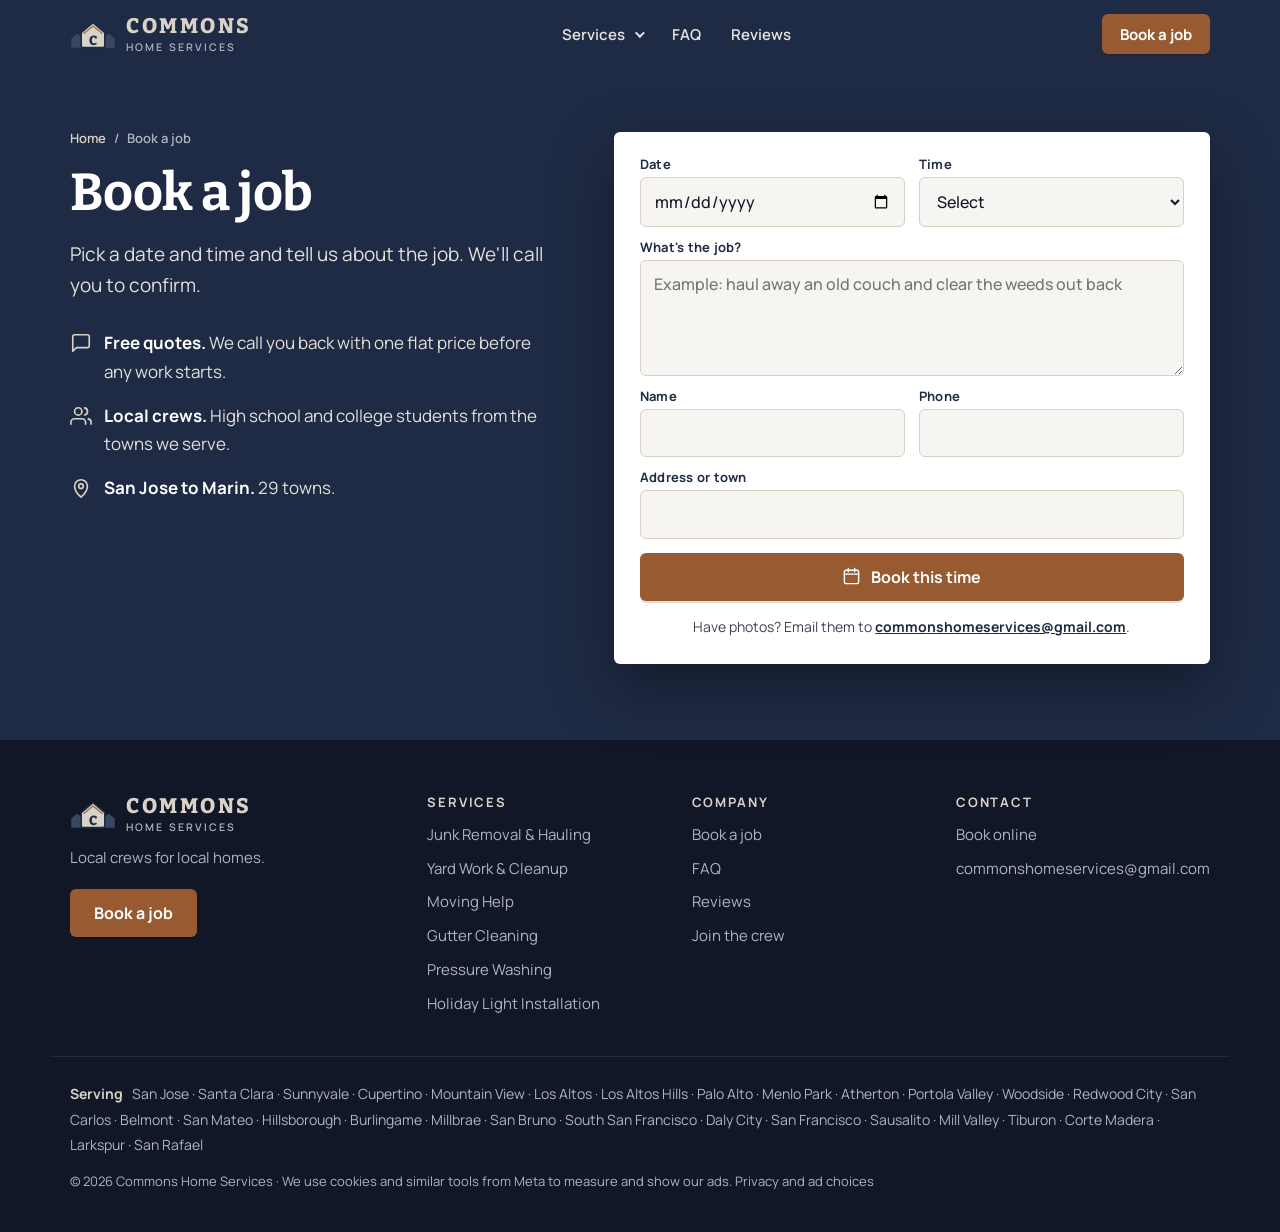
<file: book.html>
<!doctype html>
<html lang="en">
<head>
<meta charset="utf-8">
<meta name="viewport" content="width=device-width, initial-scale=1">
<title>Book a Job | Commons Home Services</title>
<meta name="description" content="Book junk removal, yard work, moving help, gutter cleaning, pressure washing or holiday lights. Pick a date and time online.">
<link rel="canonical" href="https://commonshomeservices.com/book.html">
<link rel="icon" href="favicon.svg" type="image/svg+xml">
<meta property="og:type" content="website">
<meta property="og:title" content="Book a Job | Commons Home Services">
<meta property="og:description" content="Book junk removal, yard work, moving help, gutter cleaning, pressure washing or holiday lights. Pick a date and time online.">
<meta property="og:image" content="https://commonshomeservices.com/img/og.jpg">
<meta property="og:url" content="https://commonshomeservices.com/book.html">
<meta name="theme-color" content="#1F2A44">
<meta name="facebook-domain-verification" content="13prp94zv06i9u85zza3gkp50s1zy2">
<script>!function(f,b,e,v,n,t,s){if(f.fbq)return;n=f.fbq=function(){n.callMethod?n.callMethod.apply(n,arguments):n.queue.push(arguments)};if(!f._fbq)f._fbq=n;n.push=n;n.loaded=!0;n.version='2.0';n.queue=[];t=b.createElement(e);t.async=!0;t.src=v;s=b.getElementsByTagName(e)[0];s.parentNode.insertBefore(t,s)}(window,document,'script','https://connect.facebook.net/en_US/fbevents.js');fbq('init','3531043180431392');fbq('track','PageView');</script>
<link rel="preconnect" href="https://fonts.googleapis.com">
<link rel="preconnect" href="https://fonts.gstatic.com" crossorigin>
<link rel="stylesheet" href="https://fonts.googleapis.com/css2?family=Bitter:wght@700;800&family=Manrope:wght@400;500;600;700&display=swap">
<link rel="stylesheet" href="styles.css?v=e231e9af">
<script>document.documentElement.classList.add('js');window.COMMONS={"web3forms_key": "7eeca234-f80f-404b-94c5-455190755da7", "booking_hours": [8, 18], "email": "commonshomeservices@gmail.com"};</script>
<script src="site.js?v=74d1dad2" defer></script>
</head>
<body>
<a class="skip" href="#main">Skip to content</a>
<header class="site-header">
  <div class="wrap bar">
    <a class="brand" href="index.html" aria-label="Commons Home Services, home"><svg class="logo-mark" viewBox="0 0 140 100" aria-hidden="true"><path d="M4 90 L4 62 L22 47 L40 62 L40 90 Z M100 90 L100 62 L118 47 L136 62 L136 90 Z" fill="#3A4763"/><path d="M34 44 L70 14 L106 44 L106 84 Q106 90 100 90 L40 90 Q34 90 34 84 Z" fill="#D8D2C8" stroke="#1F2A44" stroke-width="5" stroke-linejoin="round"/><path d="M42 47 L70 24 L98 47" fill="none" stroke="#A8683E" stroke-width="3.5" stroke-linejoin="round" stroke-linecap="round"/><text x="70" y="83" text-anchor="middle" font-family="Bitter,Georgia,serif" font-weight="800" font-size="40" fill="#1F2A44">C</text></svg><span class="brand-text"><b>COMMONS</b><small>Home Services</small></span></a>
    <nav class="nav" id="nav" aria-label="Main">
      <div class="nav-drop">
        <button class="nav-link" aria-expanded="false" aria-controls="svc-menu">Services <span class="caret"></span></button>
        <div class="drop-menu" id="svc-menu"><a href="junk-removal.html"><svg class="ico" viewBox="0 0 24 24" fill="none" stroke="currentColor" stroke-width="1.8" stroke-linecap="round" stroke-linejoin="round" aria-hidden="true"><path d="M1 4h13v11H1zM14 8h4.5L22 11.5V15h-8z"/><circle cx="5.5" cy="17.5" r="2"/><circle cx="17.5" cy="17.5" r="2"/></svg>Junk Removal &amp; Hauling</a><a href="yard-work.html"><svg class="ico" viewBox="0 0 24 24" fill="none" stroke="currentColor" stroke-width="1.8" stroke-linecap="round" stroke-linejoin="round" aria-hidden="true"><path d="M11 20A7 7 0 0 1 4 13c0-5 4-9 16-9 0 12-4 16-9 16z"/><path d="M4 20c4-6 8-9 13-11"/></svg>Yard Work &amp; Cleanup</a><a href="moving-help.html"><svg class="ico" viewBox="0 0 24 24" fill="none" stroke="currentColor" stroke-width="1.8" stroke-linecap="round" stroke-linejoin="round" aria-hidden="true"><path d="M21 8 12 3 3 8v8l9 5 9-5z"/><path d="m3 8 9 5 9-5M12 13v8"/></svg>Moving Help</a><a href="gutter-cleaning.html"><svg class="ico" viewBox="0 0 24 24" fill="none" stroke="currentColor" stroke-width="1.8" stroke-linecap="round" stroke-linejoin="round" aria-hidden="true"><path d="M3 11 12 4l9 7"/><path d="M5 10v10h14V10"/><path d="M2 11h20"/></svg>Gutter Cleaning</a><a href="pressure-washing.html"><svg class="ico" viewBox="0 0 24 24" fill="none" stroke="currentColor" stroke-width="1.8" stroke-linecap="round" stroke-linejoin="round" aria-hidden="true"><path d="M12 3s6 6.5 6 11a6 6 0 0 1-12 0c0-4.5 6-11 6-11z"/></svg>Pressure Washing</a><a href="holiday-lights.html"><svg class="ico" viewBox="0 0 24 24" fill="none" stroke="currentColor" stroke-width="1.8" stroke-linecap="round" stroke-linejoin="round" aria-hidden="true"><path d="M2 5c5 4 15 4 20 0"/><path d="M6 7.5v2.5M12 8.5v2.5M18 7.5v2.5"/><path d="M5 12.5a1 1 0 0 0 2 0l-1-2.5zM11 13.5a1 1 0 0 0 2 0l-1-2.5zM17 12.5a1 1 0 0 0 2 0l-1-2.5z"/></svg>Holiday Light Installation</a></div>
      </div>
      <a class="nav-link" href="faq.html">FAQ</a>
      <a class="nav-link" href="index.html#reviews">Reviews</a>
    </nav>
    <div class="bar-actions">
      <a class="btn btn-primary btn-sm" href="book.html">Book a job</a>
      <button class="menu-btn" aria-label="Menu" aria-expanded="false" aria-controls="nav"><svg class="ico" viewBox="0 0 24 24" fill="none" stroke="currentColor" stroke-width="1.8" stroke-linecap="round" stroke-linejoin="round" aria-hidden="true"><path d="M3 6h18M3 12h18M3 18h18"/></svg></button>
    </div>
  </div>
</header>
<main id="main">

<section class="page-hero book-hero">
  <div class="wrap book-grid">
    <div class="reveal">
      <nav class="crumbs" aria-label="Breadcrumb"><a href="index.html">Home</a><span>/</span><span>Book a job</span></nav>
      <h1>Book a job</h1>
      <p class="lede">Pick a date and time and tell us about the job. We'll call you to confirm.</p>
      <ul class="book-points">
        <li><svg class="ico" viewBox="0 0 24 24" fill="none" stroke="currentColor" stroke-width="1.8" stroke-linecap="round" stroke-linejoin="round" aria-hidden="true"><path d="M21 15a2 2 0 0 1-2 2H7l-4 4V5a2 2 0 0 1 2-2h14a2 2 0 0 1 2 2z"/></svg><span><b>Free quotes.</b> We call you back with one flat price before any work starts.</span></li>
        <li><svg class="ico" viewBox="0 0 24 24" fill="none" stroke="currentColor" stroke-width="1.8" stroke-linecap="round" stroke-linejoin="round" aria-hidden="true"><path d="M17 21v-2a4 4 0 0 0-4-4H5a4 4 0 0 0-4 4v2"/><circle cx="9" cy="7" r="4"/><path d="M23 21v-2a4 4 0 0 0-3-3.9M16 3.1a4 4 0 0 1 0 7.8"/></svg><span><b>Local crews.</b> High school and college students from the towns we serve.</span></li>
        <li><svg class="ico" viewBox="0 0 24 24" fill="none" stroke="currentColor" stroke-width="1.8" stroke-linecap="round" stroke-linejoin="round" aria-hidden="true"><path d="M12 22s7-6.2 7-12a7 7 0 0 0-14 0c0 5.8 7 12 7 12z"/><circle cx="12" cy="10" r="2.5"/></svg><span><b>San Jose to Marin.</b> 29 towns.</span></li>
      </ul>
    </div>
    <div class="hero-form reveal"><form class="form-card book-form" novalidate>
  
  <input type="hidden" name="service" value="">
  <input type="checkbox" name="botcheck" class="hp" tabindex="-1" autocomplete="off" aria-hidden="true">
  <div class="row two">
    <label><span>Date</span><input type="date" name="date" required></label>
    <label><span>Time</span><select name="time" required><option value="">Select</option></select></label>
  </div>
  <label><span>What's the job?</span><textarea name="job" rows="4" required placeholder="Example: haul away an old couch and clear the weeds out back"></textarea></label>
  <div class="row two">
    <label><span>Name</span><input name="name" autocomplete="name" required></label>
    <label><span>Phone</span><input type="tel" name="phone" autocomplete="tel" inputmode="tel" required></label>
  </div>
  <label><span>Address or town</span><input name="address" autocomplete="street-address" required></label>
  <button class="btn btn-primary btn-block" type="submit"><svg class="ico" viewBox="0 0 24 24" fill="none" stroke="currentColor" stroke-width="1.8" stroke-linecap="round" stroke-linejoin="round" aria-hidden="true"><rect x="3" y="4" width="18" height="17" rx="2"/><path d="M3 9h18M8 2v4M16 2v4"/></svg>Book this time</button>
  <p class="form-note">Have photos? Email them to <a href="mailto:commonshomeservices@gmail.com">commonshomeservices@gmail.com</a>.</p>
  <div class="form-status" role="status" aria-live="polite"></div>
</form></div>
  </div>
</section>
</main>
<footer class="site-footer">
  <div class="wrap foot-grid">
    <div class="foot-brand">
      <a class="brand" href="index.html"><svg class="logo-mark" viewBox="0 0 140 100" aria-hidden="true"><path d="M4 90 L4 62 L22 47 L40 62 L40 90 Z M100 90 L100 62 L118 47 L136 62 L136 90 Z" fill="#3A4763"/><path d="M34 44 L70 14 L106 44 L106 84 Q106 90 100 90 L40 90 Q34 90 34 84 Z" fill="#D8D2C8" stroke="#1F2A44" stroke-width="5" stroke-linejoin="round"/><path d="M42 47 L70 24 L98 47" fill="none" stroke="#A8683E" stroke-width="3.5" stroke-linejoin="round" stroke-linecap="round"/><text x="70" y="83" text-anchor="middle" font-family="Bitter,Georgia,serif" font-weight="800" font-size="40" fill="#1F2A44">C</text></svg><span class="brand-text"><b>COMMONS</b><small>Home Services</small></span></a>
      <p>Local crews for local homes.</p>
      <a class="btn btn-primary" href="book.html">Book a job</a>
    </div>
    <div><h3>Services</h3><ul><li><a href="junk-removal.html">Junk Removal &amp; Hauling</a></li><li><a href="yard-work.html">Yard Work &amp; Cleanup</a></li><li><a href="moving-help.html">Moving Help</a></li><li><a href="gutter-cleaning.html">Gutter Cleaning</a></li><li><a href="pressure-washing.html">Pressure Washing</a></li><li><a href="holiday-lights.html">Holiday Light Installation</a></li></ul></div>
    <div><h3>Company</h3><ul><li><a href="book.html">Book a job</a></li><li><a href="faq.html">FAQ</a></li><li><a href="index.html#reviews">Reviews</a></li><li><a href="crew.html">Join the crew</a></li></ul></div>
    <div><h3>Contact</h3><ul><li><a href="book.html">Book online</a></li><li><a href="mailto:commonshomeservices@gmail.com">commonshomeservices@gmail.com</a></li></ul></div>
  </div>
  <div class="wrap foot-towns"><span>Serving</span> San Jose · Santa Clara · Sunnyvale · Cupertino · Mountain View · Los Altos · Los Altos Hills · Palo Alto · Menlo Park · Atherton · Portola Valley · Woodside · Redwood City · San Carlos · Belmont · San Mateo · Hillsborough · Burlingame · Millbrae · San Bruno · South San Francisco · Daly City · San Francisco · Sausalito · Mill Valley · Tiburon · Corte Madera · Larkspur · San Rafael</div>
  <div class="wrap foot-legal">© 2026 Commons Home Services · We use cookies and similar tools from Meta to measure and show our ads. <a href="privacy.html">Privacy and ad choices</a></div>
</footer>
<nav class="dock" aria-label="Book a job">
  <a class="btn btn-primary" href="book.html"><svg class="ico" viewBox="0 0 24 24" fill="none" stroke="currentColor" stroke-width="1.8" stroke-linecap="round" stroke-linejoin="round" aria-hidden="true"><rect x="3" y="4" width="18" height="17" rx="2"/><path d="M3 9h18M8 2v4M16 2v4"/></svg>Book a job</a>
</nav>
<script type='module' src='https://static.cloudflareinsights.com/beacon.min.js' data-cf-beacon='{"token": "bfb28db853c5455f8fc0d0047388a77a"}'></script>
</body>
</html>
</file>
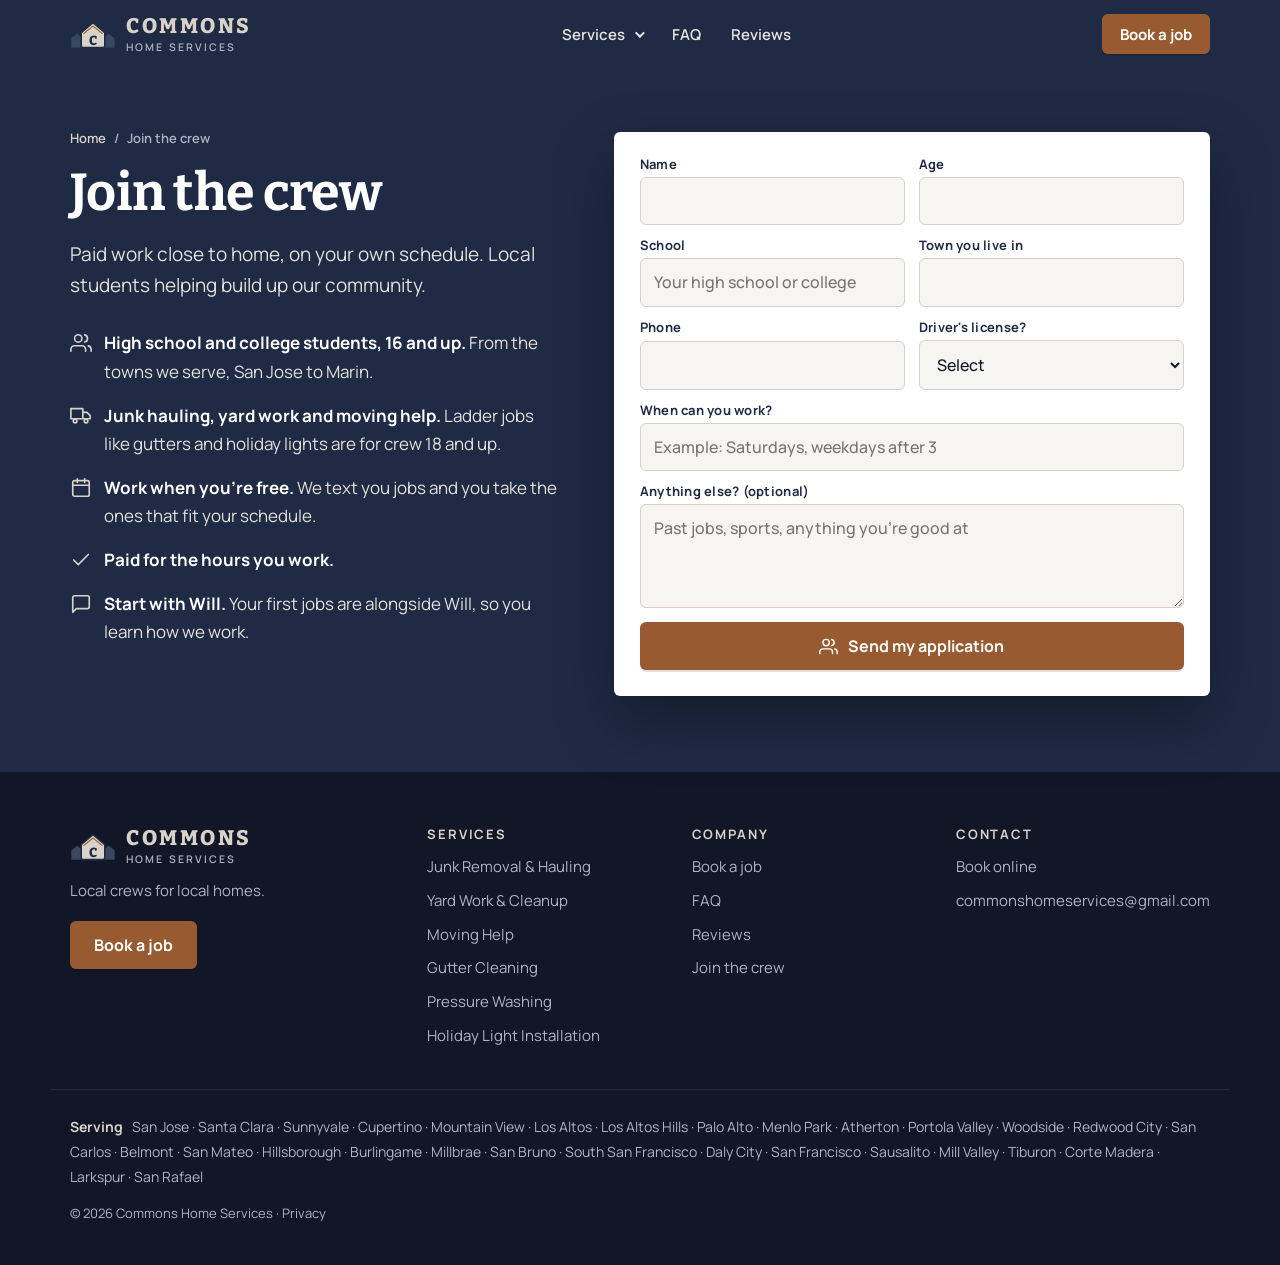
<file: crew.html>
<!doctype html>
<html lang="en">
<head>
<meta charset="utf-8">
<meta name="viewport" content="width=device-width, initial-scale=1">
<title>Join the Crew | Commons Home Services</title>
<meta name="description" content="Paid work on your own schedule for local high school and college students. Junk hauling, yard work and moving help, close to home.">
<link rel="canonical" href="https://commonshomeservices.com/crew.html">
<link rel="icon" href="favicon.svg" type="image/svg+xml">
<meta property="og:type" content="website">
<meta property="og:title" content="Join the Crew | Commons Home Services">
<meta property="og:description" content="Paid work on your own schedule for local high school and college students. Junk hauling, yard work and moving help, close to home.">
<meta property="og:image" content="https://commonshomeservices.com/img/og.jpg">
<meta property="og:url" content="https://commonshomeservices.com/crew.html">
<meta name="theme-color" content="#1F2A44">
<meta name="facebook-domain-verification" content="13prp94zv06i9u85zza3gkp50s1zy2">
<link rel="preconnect" href="https://fonts.googleapis.com">
<link rel="preconnect" href="https://fonts.gstatic.com" crossorigin>
<link rel="stylesheet" href="https://fonts.googleapis.com/css2?family=Bitter:wght@700;800&family=Manrope:wght@400;500;600;700&display=swap">
<link rel="stylesheet" href="styles.css?v=e231e9af">
<script>document.documentElement.classList.add('js');window.COMMONS={"web3forms_key": "7eeca234-f80f-404b-94c5-455190755da7", "booking_hours": [8, 18], "email": "commonshomeservices@gmail.com"};</script>
<script src="site.js?v=74d1dad2" defer></script>
</head>
<body>
<a class="skip" href="#main">Skip to content</a>
<header class="site-header">
  <div class="wrap bar">
    <a class="brand" href="index.html" aria-label="Commons Home Services, home"><svg class="logo-mark" viewBox="0 0 140 100" aria-hidden="true"><path d="M4 90 L4 62 L22 47 L40 62 L40 90 Z M100 90 L100 62 L118 47 L136 62 L136 90 Z" fill="#3A4763"/><path d="M34 44 L70 14 L106 44 L106 84 Q106 90 100 90 L40 90 Q34 90 34 84 Z" fill="#D8D2C8" stroke="#1F2A44" stroke-width="5" stroke-linejoin="round"/><path d="M42 47 L70 24 L98 47" fill="none" stroke="#A8683E" stroke-width="3.5" stroke-linejoin="round" stroke-linecap="round"/><text x="70" y="83" text-anchor="middle" font-family="Bitter,Georgia,serif" font-weight="800" font-size="40" fill="#1F2A44">C</text></svg><span class="brand-text"><b>COMMONS</b><small>Home Services</small></span></a>
    <nav class="nav" id="nav" aria-label="Main">
      <div class="nav-drop">
        <button class="nav-link" aria-expanded="false" aria-controls="svc-menu">Services <span class="caret"></span></button>
        <div class="drop-menu" id="svc-menu"><a href="junk-removal.html"><svg class="ico" viewBox="0 0 24 24" fill="none" stroke="currentColor" stroke-width="1.8" stroke-linecap="round" stroke-linejoin="round" aria-hidden="true"><path d="M1 4h13v11H1zM14 8h4.5L22 11.5V15h-8z"/><circle cx="5.5" cy="17.5" r="2"/><circle cx="17.5" cy="17.5" r="2"/></svg>Junk Removal &amp; Hauling</a><a href="yard-work.html"><svg class="ico" viewBox="0 0 24 24" fill="none" stroke="currentColor" stroke-width="1.8" stroke-linecap="round" stroke-linejoin="round" aria-hidden="true"><path d="M11 20A7 7 0 0 1 4 13c0-5 4-9 16-9 0 12-4 16-9 16z"/><path d="M4 20c4-6 8-9 13-11"/></svg>Yard Work &amp; Cleanup</a><a href="moving-help.html"><svg class="ico" viewBox="0 0 24 24" fill="none" stroke="currentColor" stroke-width="1.8" stroke-linecap="round" stroke-linejoin="round" aria-hidden="true"><path d="M21 8 12 3 3 8v8l9 5 9-5z"/><path d="m3 8 9 5 9-5M12 13v8"/></svg>Moving Help</a><a href="gutter-cleaning.html"><svg class="ico" viewBox="0 0 24 24" fill="none" stroke="currentColor" stroke-width="1.8" stroke-linecap="round" stroke-linejoin="round" aria-hidden="true"><path d="M3 11 12 4l9 7"/><path d="M5 10v10h14V10"/><path d="M2 11h20"/></svg>Gutter Cleaning</a><a href="pressure-washing.html"><svg class="ico" viewBox="0 0 24 24" fill="none" stroke="currentColor" stroke-width="1.8" stroke-linecap="round" stroke-linejoin="round" aria-hidden="true"><path d="M12 3s6 6.5 6 11a6 6 0 0 1-12 0c0-4.5 6-11 6-11z"/></svg>Pressure Washing</a><a href="holiday-lights.html"><svg class="ico" viewBox="0 0 24 24" fill="none" stroke="currentColor" stroke-width="1.8" stroke-linecap="round" stroke-linejoin="round" aria-hidden="true"><path d="M2 5c5 4 15 4 20 0"/><path d="M6 7.5v2.5M12 8.5v2.5M18 7.5v2.5"/><path d="M5 12.5a1 1 0 0 0 2 0l-1-2.5zM11 13.5a1 1 0 0 0 2 0l-1-2.5zM17 12.5a1 1 0 0 0 2 0l-1-2.5z"/></svg>Holiday Light Installation</a></div>
      </div>
      <a class="nav-link" href="faq.html">FAQ</a>
      <a class="nav-link" href="index.html#reviews">Reviews</a>
    </nav>
    <div class="bar-actions">
      <a class="btn btn-primary btn-sm" href="book.html">Book a job</a>
      <button class="menu-btn" aria-label="Menu" aria-expanded="false" aria-controls="nav"><svg class="ico" viewBox="0 0 24 24" fill="none" stroke="currentColor" stroke-width="1.8" stroke-linecap="round" stroke-linejoin="round" aria-hidden="true"><path d="M3 6h18M3 12h18M3 18h18"/></svg></button>
    </div>
  </div>
</header>
<main id="main">

<section class="page-hero book-hero">
  <div class="wrap book-grid">
    <div class="reveal">
      <nav class="crumbs" aria-label="Breadcrumb"><a href="index.html">Home</a><span>/</span><span>Join the crew</span></nav>
      <h1>Join the crew</h1>
      <p class="lede">Paid work close to home, on your own schedule. Local students helping build up our community.</p>
      <ul class="book-points">
        <li><svg class="ico" viewBox="0 0 24 24" fill="none" stroke="currentColor" stroke-width="1.8" stroke-linecap="round" stroke-linejoin="round" aria-hidden="true"><path d="M17 21v-2a4 4 0 0 0-4-4H5a4 4 0 0 0-4 4v2"/><circle cx="9" cy="7" r="4"/><path d="M23 21v-2a4 4 0 0 0-3-3.9M16 3.1a4 4 0 0 1 0 7.8"/></svg><span><b>High school and college students, 16 and up.</b> From the towns we serve, San Jose to Marin.</span></li>
        <li><svg class="ico" viewBox="0 0 24 24" fill="none" stroke="currentColor" stroke-width="1.8" stroke-linecap="round" stroke-linejoin="round" aria-hidden="true"><path d="M1 4h13v11H1zM14 8h4.5L22 11.5V15h-8z"/><circle cx="5.5" cy="17.5" r="2"/><circle cx="17.5" cy="17.5" r="2"/></svg><span><b>Junk hauling, yard work and moving help.</b> Ladder jobs like gutters and holiday lights are for crew 18 and up.</span></li>
        <li><svg class="ico" viewBox="0 0 24 24" fill="none" stroke="currentColor" stroke-width="1.8" stroke-linecap="round" stroke-linejoin="round" aria-hidden="true"><rect x="3" y="4" width="18" height="17" rx="2"/><path d="M3 9h18M8 2v4M16 2v4"/></svg><span><b>Work when you're free.</b> We text you jobs and you take the ones that fit your schedule.</span></li>
        <li><svg class="ico" viewBox="0 0 24 24" fill="none" stroke="currentColor" stroke-width="1.8" stroke-linecap="round" stroke-linejoin="round" aria-hidden="true"><path d="M20 6 9 17l-5-5"/></svg><span><b>Paid for the hours you work.</b></span></li>
        <li><svg class="ico" viewBox="0 0 24 24" fill="none" stroke="currentColor" stroke-width="1.8" stroke-linecap="round" stroke-linejoin="round" aria-hidden="true"><path d="M21 15a2 2 0 0 1-2 2H7l-4 4V5a2 2 0 0 1 2-2h14a2 2 0 0 1 2 2z"/></svg><span><b>Start with Will.</b> Your first jobs are alongside Will, so you learn how we work.</span></li>
      </ul>
    </div>
    <div class="hero-form reveal"><form class="form-card crew-form" novalidate>
  <input type="checkbox" name="botcheck" class="hp" tabindex="-1" autocomplete="off" aria-hidden="true">
  <div class="row two">
    <label><span>Name</span><input name="name" autocomplete="name" required></label>
    <label><span>Age</span><input type="number" name="age" inputmode="numeric" min="16" max="99" required></label>
  </div>
  <div class="row two">
    <label><span>School</span><input name="school" required placeholder="Your high school or college"></label>
    <label><span>Town you live in</span><input name="town" autocomplete="address-level2" required></label>
  </div>
  <div class="row two">
    <label><span>Phone</span><input type="tel" name="phone" autocomplete="tel" inputmode="tel" required></label>
    <label><span>Driver's license?</span><select name="license" required><option value="">Select</option><option>Yes</option><option>No</option></select></label>
  </div>
  <label><span>When can you work?</span><input name="when" required placeholder="Example: Saturdays, weekdays after 3"></label>
  <label><span>Anything else? (optional)</span><textarea name="note" rows="3" placeholder="Past jobs, sports, anything you're good at"></textarea></label>
  <button class="btn btn-primary btn-block" type="submit"><svg class="ico" viewBox="0 0 24 24" fill="none" stroke="currentColor" stroke-width="1.8" stroke-linecap="round" stroke-linejoin="round" aria-hidden="true"><path d="M17 21v-2a4 4 0 0 0-4-4H5a4 4 0 0 0-4 4v2"/><circle cx="9" cy="7" r="4"/><path d="M23 21v-2a4 4 0 0 0-3-3.9M16 3.1a4 4 0 0 1 0 7.8"/></svg>Send my application</button>
  <div class="form-status" role="status" aria-live="polite"></div>
</form></div>
  </div>
</section>
</main>
<footer class="site-footer">
  <div class="wrap foot-grid">
    <div class="foot-brand">
      <a class="brand" href="index.html"><svg class="logo-mark" viewBox="0 0 140 100" aria-hidden="true"><path d="M4 90 L4 62 L22 47 L40 62 L40 90 Z M100 90 L100 62 L118 47 L136 62 L136 90 Z" fill="#3A4763"/><path d="M34 44 L70 14 L106 44 L106 84 Q106 90 100 90 L40 90 Q34 90 34 84 Z" fill="#D8D2C8" stroke="#1F2A44" stroke-width="5" stroke-linejoin="round"/><path d="M42 47 L70 24 L98 47" fill="none" stroke="#A8683E" stroke-width="3.5" stroke-linejoin="round" stroke-linecap="round"/><text x="70" y="83" text-anchor="middle" font-family="Bitter,Georgia,serif" font-weight="800" font-size="40" fill="#1F2A44">C</text></svg><span class="brand-text"><b>COMMONS</b><small>Home Services</small></span></a>
      <p>Local crews for local homes.</p>
      <a class="btn btn-primary" href="book.html">Book a job</a>
    </div>
    <div><h3>Services</h3><ul><li><a href="junk-removal.html">Junk Removal &amp; Hauling</a></li><li><a href="yard-work.html">Yard Work &amp; Cleanup</a></li><li><a href="moving-help.html">Moving Help</a></li><li><a href="gutter-cleaning.html">Gutter Cleaning</a></li><li><a href="pressure-washing.html">Pressure Washing</a></li><li><a href="holiday-lights.html">Holiday Light Installation</a></li></ul></div>
    <div><h3>Company</h3><ul><li><a href="book.html">Book a job</a></li><li><a href="faq.html">FAQ</a></li><li><a href="index.html#reviews">Reviews</a></li><li><a href="crew.html">Join the crew</a></li></ul></div>
    <div><h3>Contact</h3><ul><li><a href="book.html">Book online</a></li><li><a href="mailto:commonshomeservices@gmail.com">commonshomeservices@gmail.com</a></li></ul></div>
  </div>
  <div class="wrap foot-towns"><span>Serving</span> San Jose · Santa Clara · Sunnyvale · Cupertino · Mountain View · Los Altos · Los Altos Hills · Palo Alto · Menlo Park · Atherton · Portola Valley · Woodside · Redwood City · San Carlos · Belmont · San Mateo · Hillsborough · Burlingame · Millbrae · San Bruno · South San Francisco · Daly City · San Francisco · Sausalito · Mill Valley · Tiburon · Corte Madera · Larkspur · San Rafael</div>
  <div class="wrap foot-legal">© 2026 Commons Home Services · <a href="privacy.html">Privacy</a></div>
</footer>
<nav class="dock" aria-label="Book a job">
  <a class="btn btn-primary" href="book.html"><svg class="ico" viewBox="0 0 24 24" fill="none" stroke="currentColor" stroke-width="1.8" stroke-linecap="round" stroke-linejoin="round" aria-hidden="true"><rect x="3" y="4" width="18" height="17" rx="2"/><path d="M3 9h18M8 2v4M16 2v4"/></svg>Book a job</a>
</nav>
<script type='module' src='https://static.cloudflareinsights.com/beacon.min.js' data-cf-beacon='{"token": "bfb28db853c5455f8fc0d0047388a77a"}'></script>
</body>
</html>
</file>
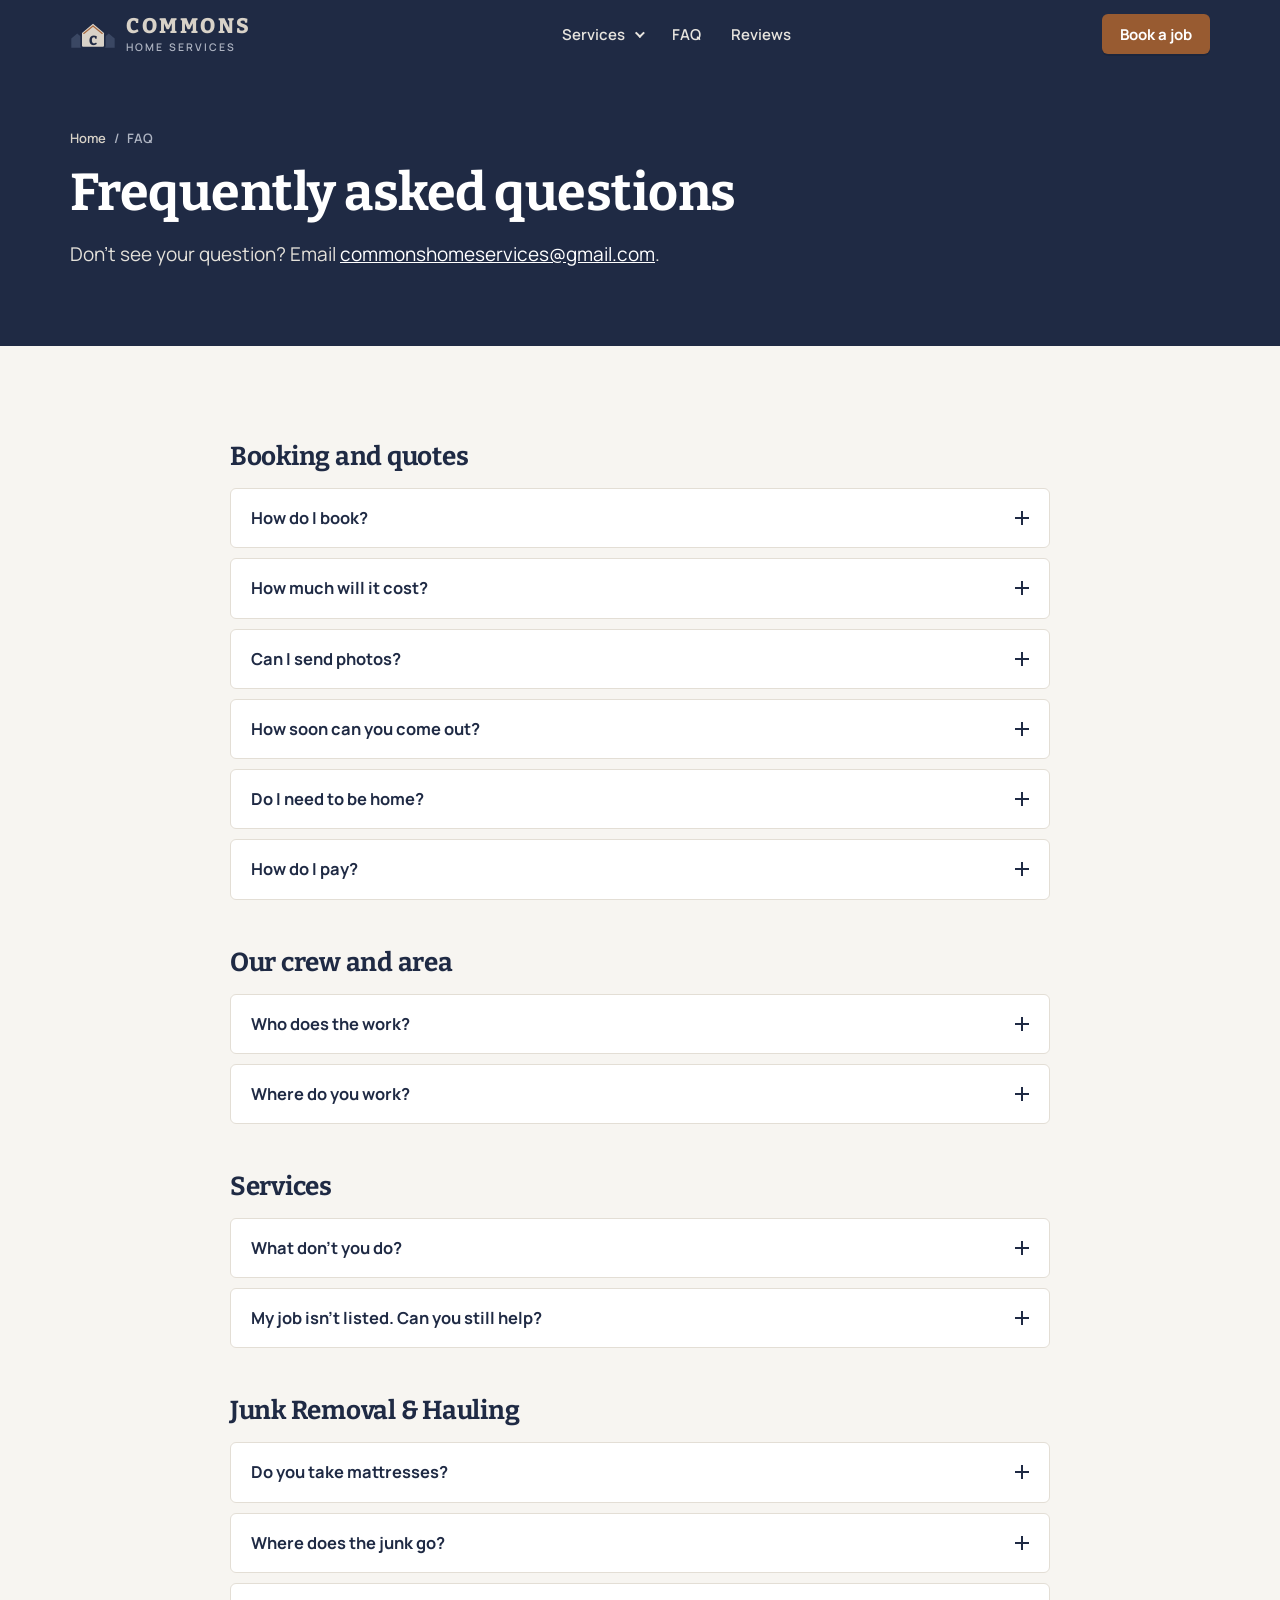
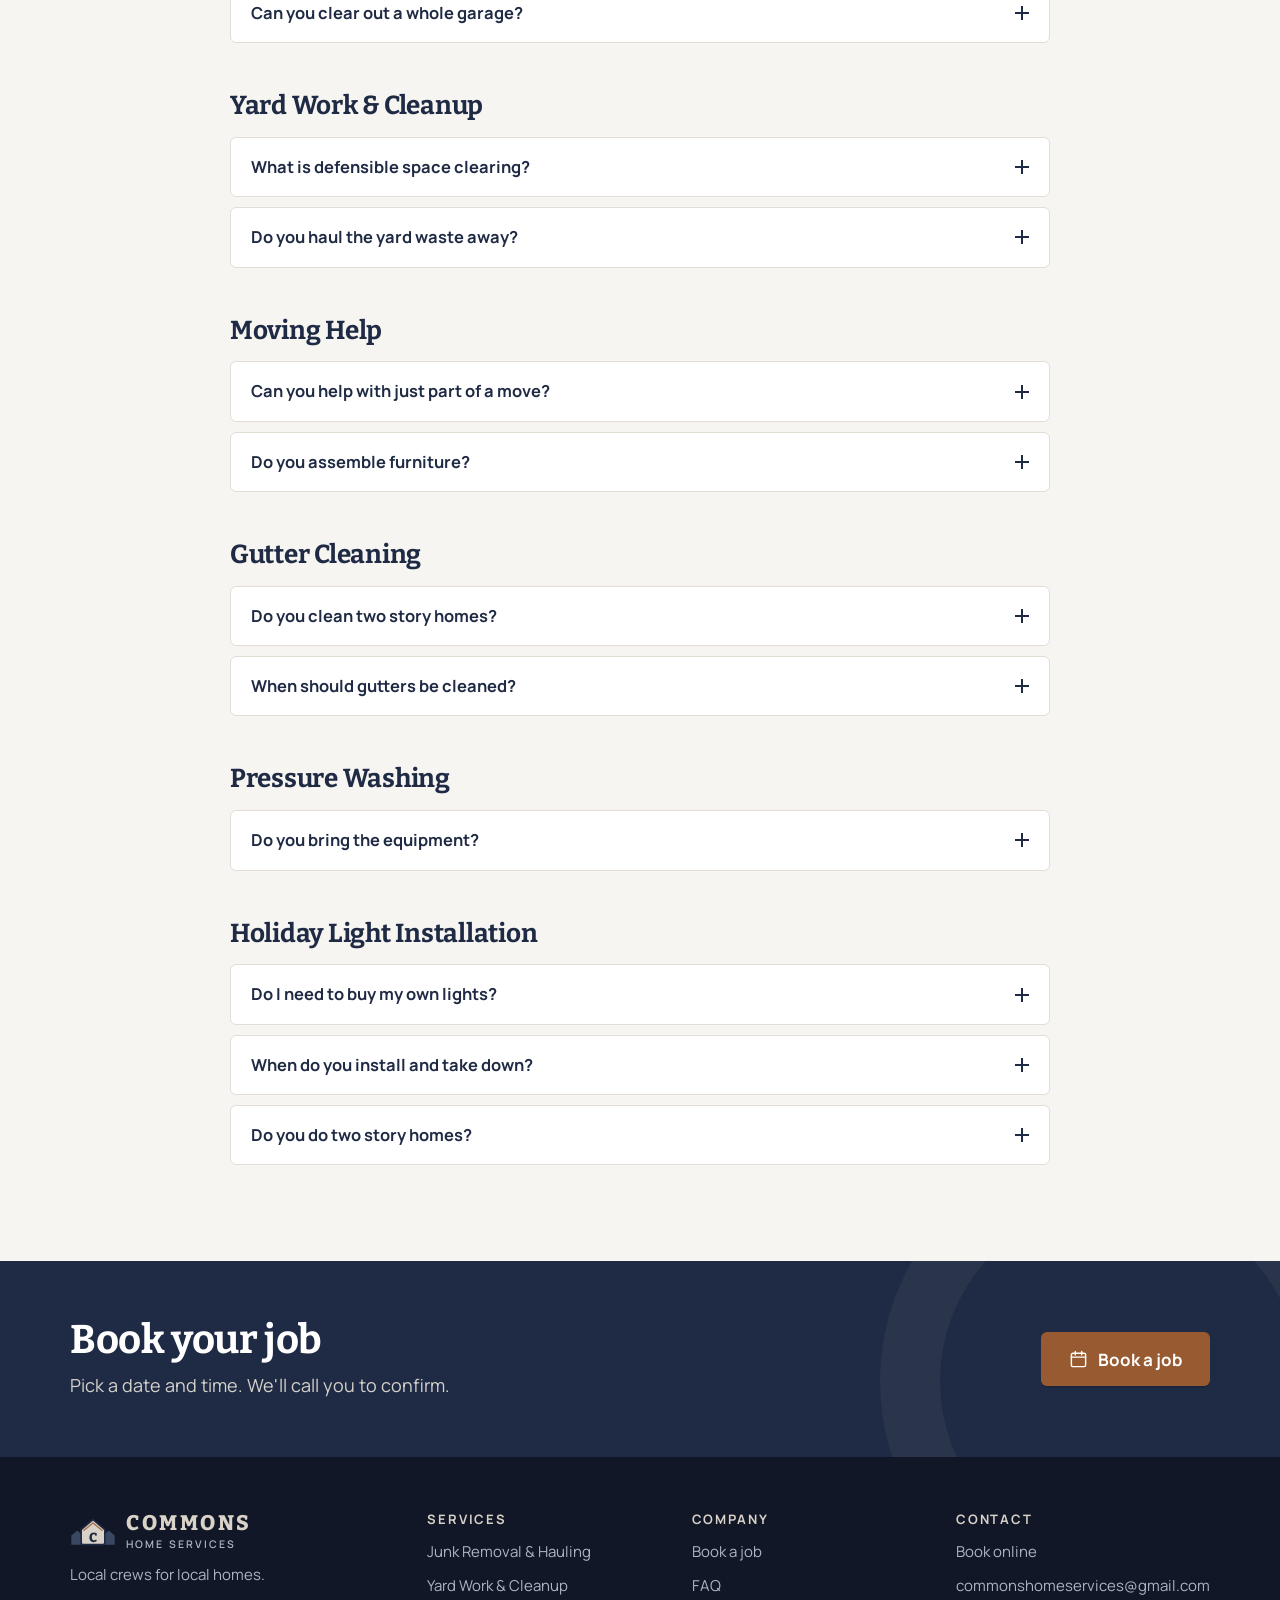
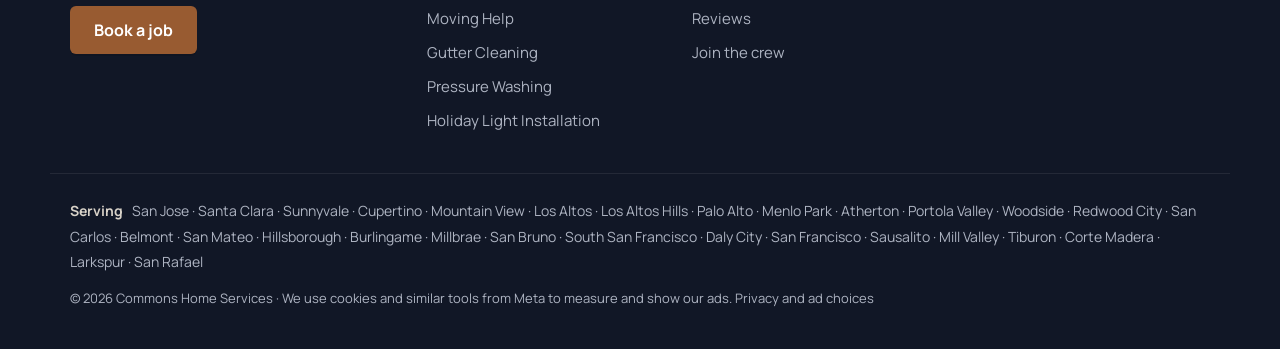
<file: faq.html>
<!doctype html>
<html lang="en">
<head>
<meta charset="utf-8">
<meta name="viewport" content="width=device-width, initial-scale=1">
<title>FAQ | Commons Home Services</title>
<meta name="description" content="Answers about booking, quotes, our student crews, service area and each service.">
<link rel="canonical" href="https://commonshomeservices.com/faq.html">
<link rel="icon" href="favicon.svg" type="image/svg+xml">
<meta property="og:type" content="website">
<meta property="og:title" content="FAQ | Commons Home Services">
<meta property="og:description" content="Answers about booking, quotes, our student crews, service area and each service.">
<meta property="og:image" content="https://commonshomeservices.com/img/og.jpg">
<meta property="og:url" content="https://commonshomeservices.com/faq.html">
<meta name="theme-color" content="#1F2A44">
<meta name="facebook-domain-verification" content="13prp94zv06i9u85zza3gkp50s1zy2">
<script>!function(f,b,e,v,n,t,s){if(f.fbq)return;n=f.fbq=function(){n.callMethod?n.callMethod.apply(n,arguments):n.queue.push(arguments)};if(!f._fbq)f._fbq=n;n.push=n;n.loaded=!0;n.version='2.0';n.queue=[];t=b.createElement(e);t.async=!0;t.src=v;s=b.getElementsByTagName(e)[0];s.parentNode.insertBefore(t,s)}(window,document,'script','https://connect.facebook.net/en_US/fbevents.js');fbq('init','3531043180431392');fbq('track','PageView');</script>
<link rel="preconnect" href="https://fonts.googleapis.com">
<link rel="preconnect" href="https://fonts.gstatic.com" crossorigin>
<link rel="stylesheet" href="https://fonts.googleapis.com/css2?family=Bitter:wght@700;800&family=Manrope:wght@400;500;600;700&display=swap">
<link rel="stylesheet" href="styles.css?v=e231e9af">
<script>document.documentElement.classList.add('js');window.COMMONS={"web3forms_key": "7eeca234-f80f-404b-94c5-455190755da7", "booking_hours": [8, 18], "email": "commonshomeservices@gmail.com"};</script>
<script src="site.js?v=74d1dad2" defer></script>
<script type="application/ld+json">{"@context": "https://schema.org", "@type": "FAQPage", "mainEntity": [{"@type": "Question", "name": "How do I book?", "acceptedAnswer": {"@type": "Answer", "text": "Pick a date and time on the booking form and tell us about the job. We'll call you to confirm."}}, {"@type": "Question", "name": "How much will it cost?", "acceptedAnswer": {"@type": "Answer", "text": "Every job is different, so we quote each one. Book a time and we'll call you with one flat price before any work starts."}}, {"@type": "Question", "name": "Can I send photos?", "acceptedAnswer": {"@type": "Answer", "text": "Yes. Email them to commonshomeservices@gmail.com. Photos help us plan the crew and the truck."}}, {"@type": "Question", "name": "How soon can you come out?", "acceptedAnswer": {"@type": "Answer", "text": "Pick the date and time that works for you on the booking form. We'll call you to confirm."}}, {"@type": "Question", "name": "Do I need to be home?", "acceptedAnswer": {"@type": "Answer", "text": "No. Tell us how to get in when you book, like a gate code or an open garage, and we'll text you when the job is done. Our crew are local students who care about this community, take care of your property, and take pride in their work."}}, {"@type": "Question", "name": "How do I pay?", "acceptedAnswer": {"@type": "Answer", "text": "We take Zelle. You pay when the job is done. For junk hauls, you pay once everything is loaded on the truck."}}, {"@type": "Question", "name": "Who does the work?", "acceptedAnswer": {"@type": "Answer", "text": "High school and college students from the towns we serve."}}, {"@type": "Question", "name": "Where do you work?", "acceptedAnswer": {"@type": "Answer", "text": "Anywhere from San Jose to Marin."}}, {"@type": "Question", "name": "What don't you do?", "acceptedAnswer": {"@type": "Answer", "text": "Plumbing, electrical, roofing, HVAC, demolition, tree work off the ground, asbestos or medical waste, or anything that needs a licensed contractor."}}, {"@type": "Question", "name": "My job isn't listed. Can you still help?", "acceptedAnswer": {"@type": "Answer", "text": "Ask. Describe it when you book and we'll call you."}}]}</script>
</head>
<body>
<a class="skip" href="#main">Skip to content</a>
<header class="site-header">
  <div class="wrap bar">
    <a class="brand" href="index.html" aria-label="Commons Home Services, home"><svg class="logo-mark" viewBox="0 0 140 100" aria-hidden="true"><path d="M4 90 L4 62 L22 47 L40 62 L40 90 Z M100 90 L100 62 L118 47 L136 62 L136 90 Z" fill="#3A4763"/><path d="M34 44 L70 14 L106 44 L106 84 Q106 90 100 90 L40 90 Q34 90 34 84 Z" fill="#D8D2C8" stroke="#1F2A44" stroke-width="5" stroke-linejoin="round"/><path d="M42 47 L70 24 L98 47" fill="none" stroke="#A8683E" stroke-width="3.5" stroke-linejoin="round" stroke-linecap="round"/><text x="70" y="83" text-anchor="middle" font-family="Bitter,Georgia,serif" font-weight="800" font-size="40" fill="#1F2A44">C</text></svg><span class="brand-text"><b>COMMONS</b><small>Home Services</small></span></a>
    <nav class="nav" id="nav" aria-label="Main">
      <div class="nav-drop">
        <button class="nav-link" aria-expanded="false" aria-controls="svc-menu">Services <span class="caret"></span></button>
        <div class="drop-menu" id="svc-menu"><a href="junk-removal.html"><svg class="ico" viewBox="0 0 24 24" fill="none" stroke="currentColor" stroke-width="1.8" stroke-linecap="round" stroke-linejoin="round" aria-hidden="true"><path d="M1 4h13v11H1zM14 8h4.5L22 11.5V15h-8z"/><circle cx="5.5" cy="17.5" r="2"/><circle cx="17.5" cy="17.5" r="2"/></svg>Junk Removal &amp; Hauling</a><a href="yard-work.html"><svg class="ico" viewBox="0 0 24 24" fill="none" stroke="currentColor" stroke-width="1.8" stroke-linecap="round" stroke-linejoin="round" aria-hidden="true"><path d="M11 20A7 7 0 0 1 4 13c0-5 4-9 16-9 0 12-4 16-9 16z"/><path d="M4 20c4-6 8-9 13-11"/></svg>Yard Work &amp; Cleanup</a><a href="moving-help.html"><svg class="ico" viewBox="0 0 24 24" fill="none" stroke="currentColor" stroke-width="1.8" stroke-linecap="round" stroke-linejoin="round" aria-hidden="true"><path d="M21 8 12 3 3 8v8l9 5 9-5z"/><path d="m3 8 9 5 9-5M12 13v8"/></svg>Moving Help</a><a href="gutter-cleaning.html"><svg class="ico" viewBox="0 0 24 24" fill="none" stroke="currentColor" stroke-width="1.8" stroke-linecap="round" stroke-linejoin="round" aria-hidden="true"><path d="M3 11 12 4l9 7"/><path d="M5 10v10h14V10"/><path d="M2 11h20"/></svg>Gutter Cleaning</a><a href="pressure-washing.html"><svg class="ico" viewBox="0 0 24 24" fill="none" stroke="currentColor" stroke-width="1.8" stroke-linecap="round" stroke-linejoin="round" aria-hidden="true"><path d="M12 3s6 6.5 6 11a6 6 0 0 1-12 0c0-4.5 6-11 6-11z"/></svg>Pressure Washing</a><a href="holiday-lights.html"><svg class="ico" viewBox="0 0 24 24" fill="none" stroke="currentColor" stroke-width="1.8" stroke-linecap="round" stroke-linejoin="round" aria-hidden="true"><path d="M2 5c5 4 15 4 20 0"/><path d="M6 7.5v2.5M12 8.5v2.5M18 7.5v2.5"/><path d="M5 12.5a1 1 0 0 0 2 0l-1-2.5zM11 13.5a1 1 0 0 0 2 0l-1-2.5zM17 12.5a1 1 0 0 0 2 0l-1-2.5z"/></svg>Holiday Light Installation</a></div>
      </div>
      <a class="nav-link" href="faq.html">FAQ</a>
      <a class="nav-link" href="index.html#reviews">Reviews</a>
    </nav>
    <div class="bar-actions">
      <a class="btn btn-primary btn-sm" href="book.html">Book a job</a>
      <button class="menu-btn" aria-label="Menu" aria-expanded="false" aria-controls="nav"><svg class="ico" viewBox="0 0 24 24" fill="none" stroke="currentColor" stroke-width="1.8" stroke-linecap="round" stroke-linejoin="round" aria-hidden="true"><path d="M3 6h18M3 12h18M3 18h18"/></svg></button>
    </div>
  </div>
</header>
<main id="main">

<section class="page-hero">
  <div class="wrap reveal">
    <nav class="crumbs" aria-label="Breadcrumb"><a href="index.html">Home</a><span>/</span><span>FAQ</span></nav>
    <h1>Frequently asked questions</h1>
    <p class="lede">Don't see your question? Email <a href="mailto:commonshomeservices@gmail.com">commonshomeservices@gmail.com</a>.</p>
  </div>
</section>
<section class="sec"><div class="wrap faq-page"><div class="faq-group"><h2 class="reveal">Booking and quotes</h2><div class="faq"><details class="reveal"><summary>How do I book?<span class="plus"></span></summary><p>Pick a date and time on the booking form and tell us about the job. We&#x27;ll call you to confirm.</p></details><details class="reveal"><summary>How much will it cost?<span class="plus"></span></summary><p>Every job is different, so we quote each one. Book a time and we&#x27;ll call you with one flat price before any work starts.</p></details><details class="reveal"><summary>Can I send photos?<span class="plus"></span></summary><p>Yes. Email them to commonshomeservices@gmail.com. Photos help us plan the crew and the truck.</p></details><details class="reveal"><summary>How soon can you come out?<span class="plus"></span></summary><p>Pick the date and time that works for you on the booking form. We&#x27;ll call you to confirm.</p></details><details class="reveal"><summary>Do I need to be home?<span class="plus"></span></summary><p>No. Tell us how to get in when you book, like a gate code or an open garage, and we&#x27;ll text you when the job is done. Our crew are local students who care about this community, take care of your property, and take pride in their work.</p></details><details class="reveal"><summary>How do I pay?<span class="plus"></span></summary><p>We take Zelle. You pay when the job is done. For junk hauls, you pay once everything is loaded on the truck.</p></details></div></div><div class="faq-group"><h2 class="reveal">Our crew and area</h2><div class="faq"><details class="reveal"><summary>Who does the work?<span class="plus"></span></summary><p>High school and college students from the towns we serve.</p></details><details class="reveal"><summary>Where do you work?<span class="plus"></span></summary><p>Anywhere from San Jose to Marin.</p></details></div></div><div class="faq-group"><h2 class="reveal">Services</h2><div class="faq"><details class="reveal"><summary>What don&#x27;t you do?<span class="plus"></span></summary><p>Plumbing, electrical, roofing, HVAC, demolition, tree work off the ground, asbestos or medical waste, or anything that needs a licensed contractor.</p></details><details class="reveal"><summary>My job isn&#x27;t listed. Can you still help?<span class="plus"></span></summary><p>Ask. Describe it when you book and we&#x27;ll call you.</p></details></div></div><div class="faq-group"><h2 class="reveal">Junk Removal &amp; Hauling</h2><div class="faq"><details class="reveal"><summary>Do you take mattresses?<span class="plus"></span></summary><p>Yes. Book a time and list how many in the job description.</p></details><details class="reveal"><summary>Where does the junk go?<span class="plus"></span></summary><p>We sort every load. Metal and appliances go to a scrap recycler in Redwood City. Furniture in good shape goes to Habitat for Humanity ReStore or Goodwill. Clean mattresses are recycled through California&#x27;s Bye Bye Mattress program. The rest goes to RethinkWaste&#x27;s Shoreway Environmental Center in San Carlos, where yard waste is sent on to be composted. Only what can&#x27;t be reused or recycled goes to the landfill.</p></details><details class="reveal"><summary>Can you clear out a whole garage?<span class="plus"></span></summary><p>Yes. Describe what&#x27;s in there when you book, and we&#x27;ll call you to plan the crew and the truck.</p></details></div></div><div class="faq-group"><h2 class="reveal">Yard Work &amp; Cleanup</h2><div class="faq"><details class="reveal"><summary>What is defensible space clearing?<span class="plus"></span></summary><p>Clearing dry brush, weeds and dead plants from around your home to lower fire risk. Describe your property when you book and we&#x27;ll quote the job.</p></details><details class="reveal"><summary>Do you haul the yard waste away?<span class="plus"></span></summary><p>Yes. We can haul away everything we clear.</p></details></div></div><div class="faq-group"><h2 class="reveal">Moving Help</h2><div class="faq"><details class="reveal"><summary>Can you help with just part of a move?<span class="plus"></span></summary><p>Yes. Tell us what needs to move in the job description.</p></details><details class="reveal"><summary>Do you assemble furniture?<span class="plus"></span></summary><p>Yes. Furniture assembly is one of our services.</p></details></div></div><div class="faq-group"><h2 class="reveal">Gutter Cleaning</h2><div class="faq"><details class="reveal"><summary>Do you clean two story homes?<span class="plus"></span></summary><p>Yes.</p></details><details class="reveal"><summary>When should gutters be cleaned?<span class="plus"></span></summary><p>At least once a year for most homes, best in the fall before the rain starts.</p></details></div></div><div class="faq-group"><h2 class="reveal">Pressure Washing</h2><div class="faq"><details class="reveal"><summary>Do you bring the equipment?<span class="plus"></span></summary><p>Yes. We bring the pressure washer.</p></details></div></div><div class="faq-group"><h2 class="reveal">Holiday Light Installation</h2><div class="faq"><details class="reveal"><summary>Do I need to buy my own lights?<span class="plus"></span></summary><p>No. We bring the lights, and they&#x27;re yours to keep.</p></details><details class="reveal"><summary>When do you install and take down?<span class="plus"></span></summary><p>Installs start in early November. We take everything down in January.</p></details><details class="reveal"><summary>Do you do two story homes?<span class="plus"></span></summary><p>Yes.</p></details></div></div></div></section>
<section class="cta-band">
  <div class="wrap cta-inner reveal">
    <div><h2>Book your job</h2><p>Pick a date and time. We'll call you to confirm.</p></div>
    <div class="cta-actions">
      <a class="btn btn-primary btn-lg" href="book.html"><svg class="ico" viewBox="0 0 24 24" fill="none" stroke="currentColor" stroke-width="1.8" stroke-linecap="round" stroke-linejoin="round" aria-hidden="true"><rect x="3" y="4" width="18" height="17" rx="2"/><path d="M3 9h18M8 2v4M16 2v4"/></svg>Book a job</a>
    </div>
  </div>
</section>
</main>
<footer class="site-footer">
  <div class="wrap foot-grid">
    <div class="foot-brand">
      <a class="brand" href="index.html"><svg class="logo-mark" viewBox="0 0 140 100" aria-hidden="true"><path d="M4 90 L4 62 L22 47 L40 62 L40 90 Z M100 90 L100 62 L118 47 L136 62 L136 90 Z" fill="#3A4763"/><path d="M34 44 L70 14 L106 44 L106 84 Q106 90 100 90 L40 90 Q34 90 34 84 Z" fill="#D8D2C8" stroke="#1F2A44" stroke-width="5" stroke-linejoin="round"/><path d="M42 47 L70 24 L98 47" fill="none" stroke="#A8683E" stroke-width="3.5" stroke-linejoin="round" stroke-linecap="round"/><text x="70" y="83" text-anchor="middle" font-family="Bitter,Georgia,serif" font-weight="800" font-size="40" fill="#1F2A44">C</text></svg><span class="brand-text"><b>COMMONS</b><small>Home Services</small></span></a>
      <p>Local crews for local homes.</p>
      <a class="btn btn-primary" href="book.html">Book a job</a>
    </div>
    <div><h3>Services</h3><ul><li><a href="junk-removal.html">Junk Removal &amp; Hauling</a></li><li><a href="yard-work.html">Yard Work &amp; Cleanup</a></li><li><a href="moving-help.html">Moving Help</a></li><li><a href="gutter-cleaning.html">Gutter Cleaning</a></li><li><a href="pressure-washing.html">Pressure Washing</a></li><li><a href="holiday-lights.html">Holiday Light Installation</a></li></ul></div>
    <div><h3>Company</h3><ul><li><a href="book.html">Book a job</a></li><li><a href="faq.html">FAQ</a></li><li><a href="index.html#reviews">Reviews</a></li><li><a href="crew.html">Join the crew</a></li></ul></div>
    <div><h3>Contact</h3><ul><li><a href="book.html">Book online</a></li><li><a href="mailto:commonshomeservices@gmail.com">commonshomeservices@gmail.com</a></li></ul></div>
  </div>
  <div class="wrap foot-towns"><span>Serving</span> San Jose · Santa Clara · Sunnyvale · Cupertino · Mountain View · Los Altos · Los Altos Hills · Palo Alto · Menlo Park · Atherton · Portola Valley · Woodside · Redwood City · San Carlos · Belmont · San Mateo · Hillsborough · Burlingame · Millbrae · San Bruno · South San Francisco · Daly City · San Francisco · Sausalito · Mill Valley · Tiburon · Corte Madera · Larkspur · San Rafael</div>
  <div class="wrap foot-legal">© 2026 Commons Home Services · We use cookies and similar tools from Meta to measure and show our ads. <a href="privacy.html">Privacy and ad choices</a></div>
</footer>
<nav class="dock" aria-label="Book a job">
  <a class="btn btn-primary" href="book.html"><svg class="ico" viewBox="0 0 24 24" fill="none" stroke="currentColor" stroke-width="1.8" stroke-linecap="round" stroke-linejoin="round" aria-hidden="true"><rect x="3" y="4" width="18" height="17" rx="2"/><path d="M3 9h18M8 2v4M16 2v4"/></svg>Book a job</a>
</nav>
<script type='module' src='https://static.cloudflareinsights.com/beacon.min.js' data-cf-beacon='{"token": "bfb28db853c5455f8fc0d0047388a77a"}'></script>
</body>
</html>
</file>
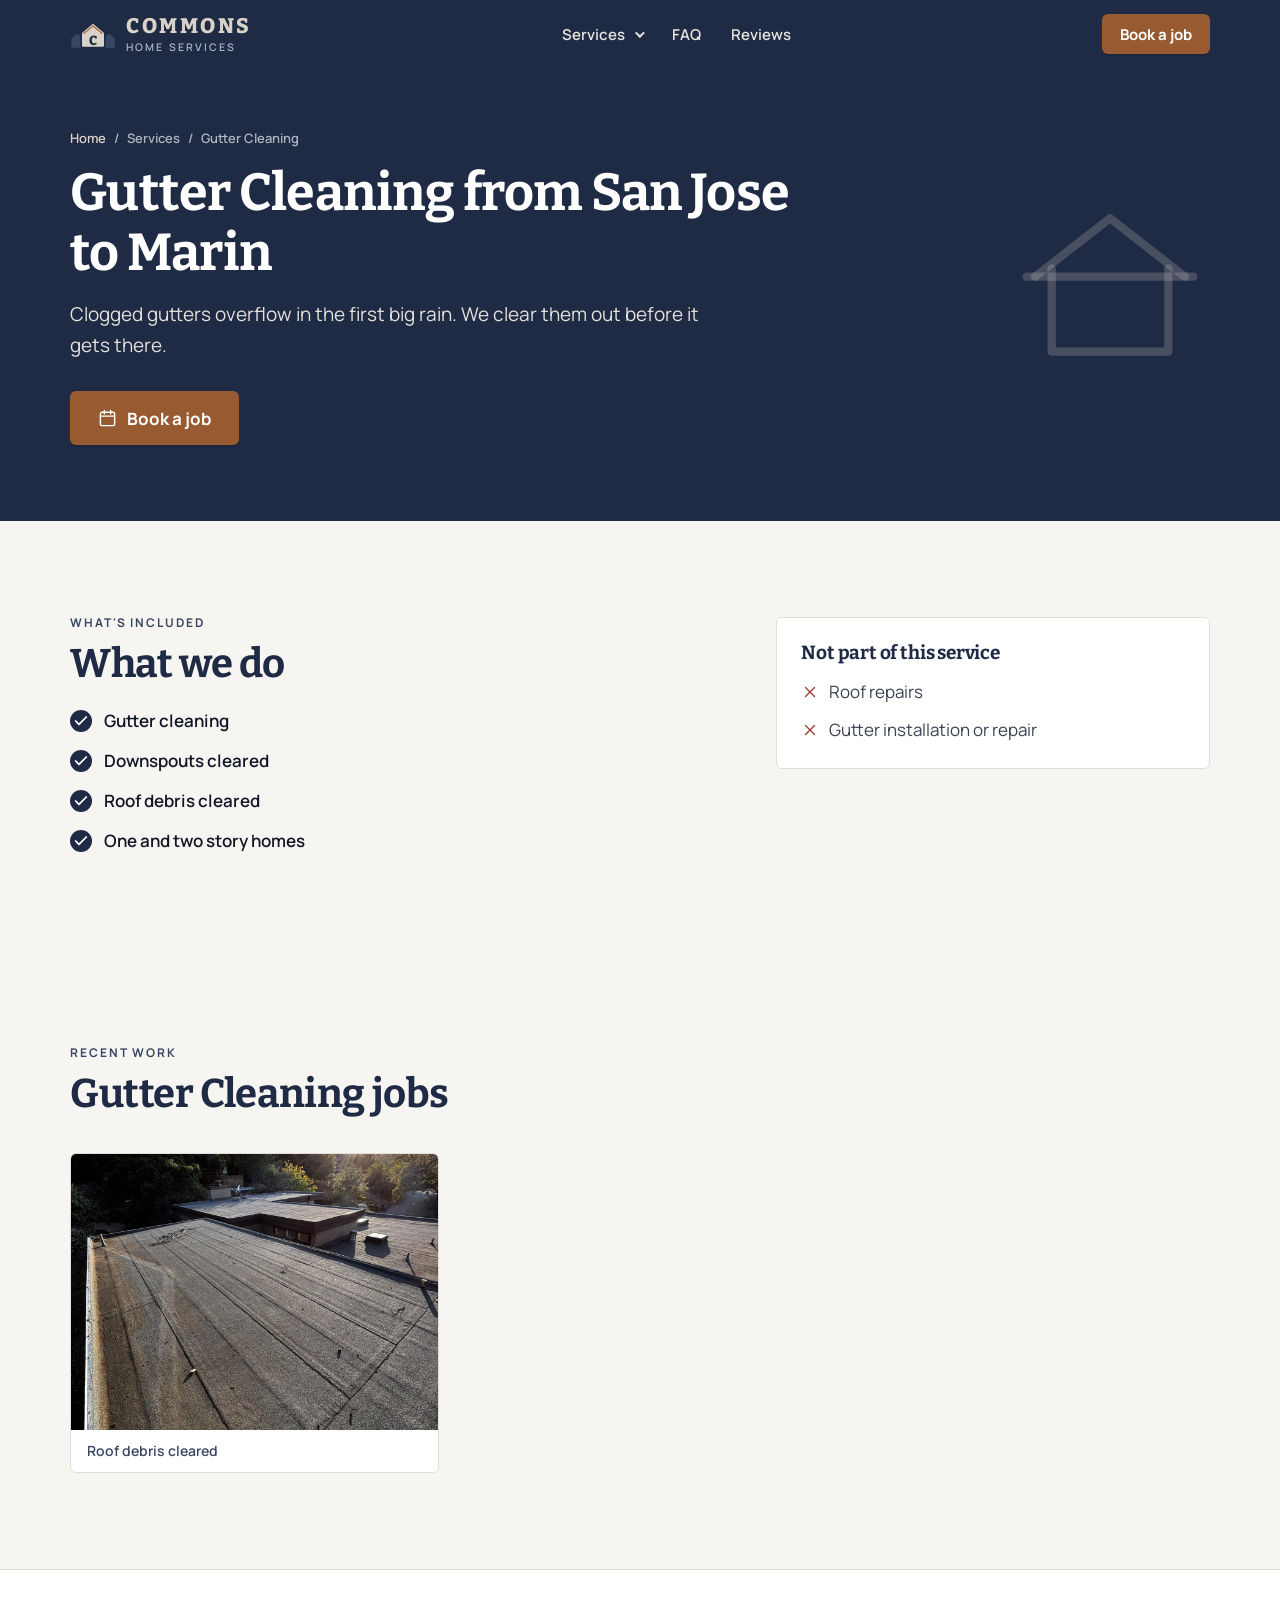
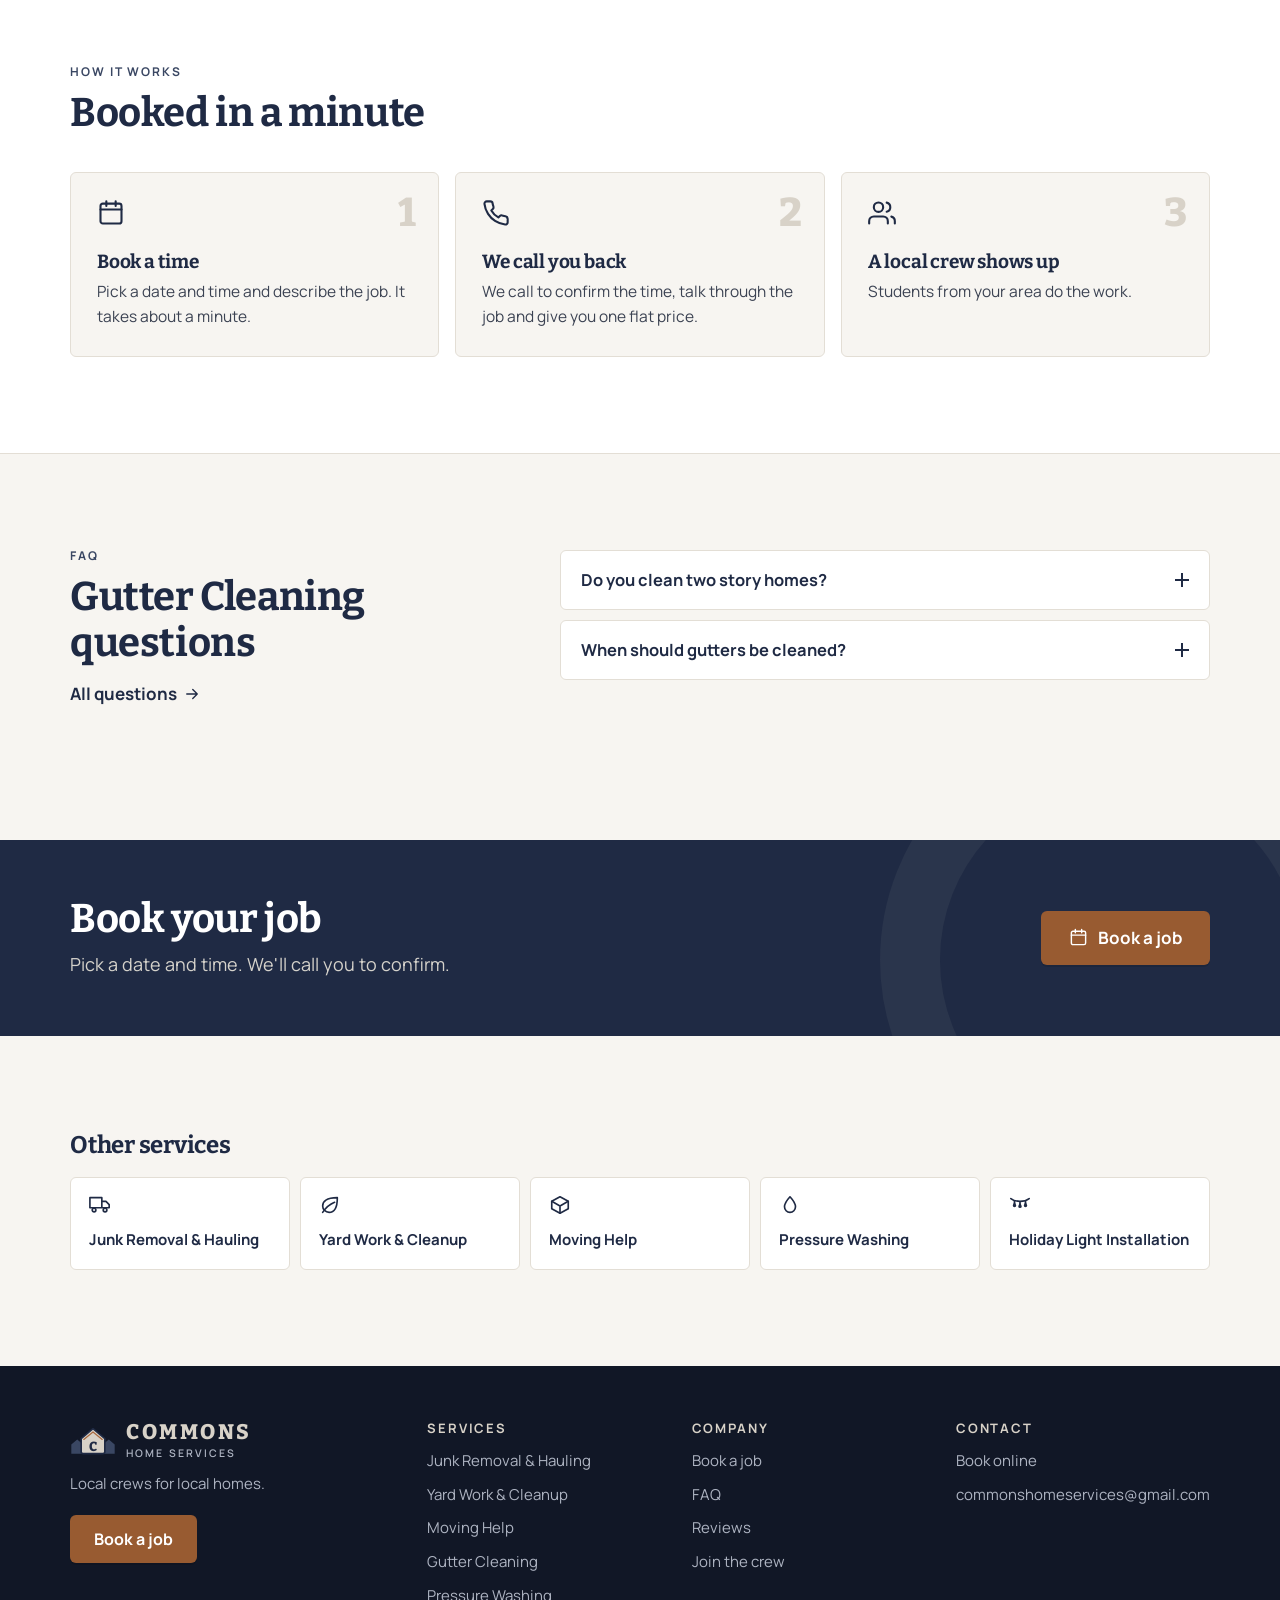
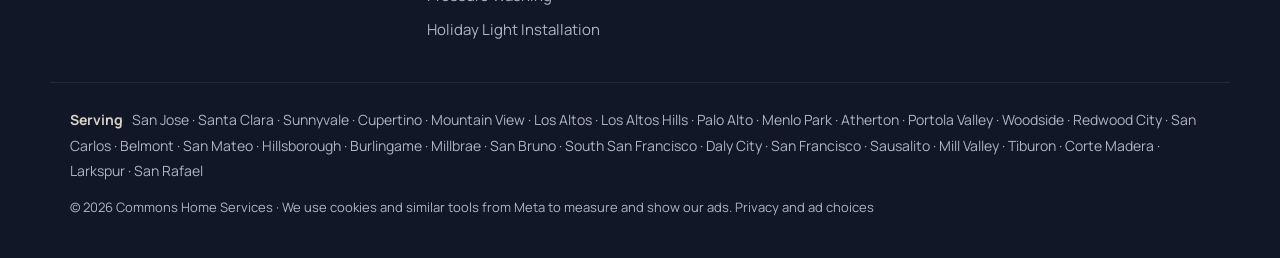
<file: gutter-cleaning.html>
<!doctype html>
<html lang="en">
<head>
<meta charset="utf-8">
<meta name="viewport" content="width=device-width, initial-scale=1">
<title>Gutter Cleaning from San Jose to Marin | Commons Home Services</title>
<meta name="description" content="Gutters and downspouts cleared on one and two story homes. Local student crews from San Jose to Marin. Book online.">
<link rel="canonical" href="https://commonshomeservices.com/gutter-cleaning.html">
<link rel="icon" href="favicon.svg" type="image/svg+xml">
<meta property="og:type" content="website">
<meta property="og:title" content="Gutter Cleaning from San Jose to Marin | Commons Home Services">
<meta property="og:description" content="Gutters and downspouts cleared on one and two story homes. Local student crews from San Jose to Marin. Book online.">
<meta property="og:image" content="https://commonshomeservices.com/img/og.jpg">
<meta property="og:url" content="https://commonshomeservices.com/gutter-cleaning.html">
<meta name="theme-color" content="#1F2A44">
<meta name="facebook-domain-verification" content="13prp94zv06i9u85zza3gkp50s1zy2">
<script>!function(f,b,e,v,n,t,s){if(f.fbq)return;n=f.fbq=function(){n.callMethod?n.callMethod.apply(n,arguments):n.queue.push(arguments)};if(!f._fbq)f._fbq=n;n.push=n;n.loaded=!0;n.version='2.0';n.queue=[];t=b.createElement(e);t.async=!0;t.src=v;s=b.getElementsByTagName(e)[0];s.parentNode.insertBefore(t,s)}(window,document,'script','https://connect.facebook.net/en_US/fbevents.js');fbq('init','3531043180431392');fbq('track','PageView');</script>
<link rel="preconnect" href="https://fonts.googleapis.com">
<link rel="preconnect" href="https://fonts.gstatic.com" crossorigin>
<link rel="stylesheet" href="https://fonts.googleapis.com/css2?family=Bitter:wght@700;800&family=Manrope:wght@400;500;600;700&display=swap">
<link rel="stylesheet" href="styles.css?v=e231e9af">
<script>document.documentElement.classList.add('js');window.COMMONS={"web3forms_key": "7eeca234-f80f-404b-94c5-455190755da7", "booking_hours": [8, 18], "email": "commonshomeservices@gmail.com"};</script>
<script src="site.js?v=74d1dad2" defer></script>
</head>
<body>
<a class="skip" href="#main">Skip to content</a>
<header class="site-header">
  <div class="wrap bar">
    <a class="brand" href="index.html" aria-label="Commons Home Services, home"><svg class="logo-mark" viewBox="0 0 140 100" aria-hidden="true"><path d="M4 90 L4 62 L22 47 L40 62 L40 90 Z M100 90 L100 62 L118 47 L136 62 L136 90 Z" fill="#3A4763"/><path d="M34 44 L70 14 L106 44 L106 84 Q106 90 100 90 L40 90 Q34 90 34 84 Z" fill="#D8D2C8" stroke="#1F2A44" stroke-width="5" stroke-linejoin="round"/><path d="M42 47 L70 24 L98 47" fill="none" stroke="#A8683E" stroke-width="3.5" stroke-linejoin="round" stroke-linecap="round"/><text x="70" y="83" text-anchor="middle" font-family="Bitter,Georgia,serif" font-weight="800" font-size="40" fill="#1F2A44">C</text></svg><span class="brand-text"><b>COMMONS</b><small>Home Services</small></span></a>
    <nav class="nav" id="nav" aria-label="Main">
      <div class="nav-drop">
        <button class="nav-link" aria-expanded="false" aria-controls="svc-menu">Services <span class="caret"></span></button>
        <div class="drop-menu" id="svc-menu"><a href="junk-removal.html"><svg class="ico" viewBox="0 0 24 24" fill="none" stroke="currentColor" stroke-width="1.8" stroke-linecap="round" stroke-linejoin="round" aria-hidden="true"><path d="M1 4h13v11H1zM14 8h4.5L22 11.5V15h-8z"/><circle cx="5.5" cy="17.5" r="2"/><circle cx="17.5" cy="17.5" r="2"/></svg>Junk Removal &amp; Hauling</a><a href="yard-work.html"><svg class="ico" viewBox="0 0 24 24" fill="none" stroke="currentColor" stroke-width="1.8" stroke-linecap="round" stroke-linejoin="round" aria-hidden="true"><path d="M11 20A7 7 0 0 1 4 13c0-5 4-9 16-9 0 12-4 16-9 16z"/><path d="M4 20c4-6 8-9 13-11"/></svg>Yard Work &amp; Cleanup</a><a href="moving-help.html"><svg class="ico" viewBox="0 0 24 24" fill="none" stroke="currentColor" stroke-width="1.8" stroke-linecap="round" stroke-linejoin="round" aria-hidden="true"><path d="M21 8 12 3 3 8v8l9 5 9-5z"/><path d="m3 8 9 5 9-5M12 13v8"/></svg>Moving Help</a><a href="gutter-cleaning.html"><svg class="ico" viewBox="0 0 24 24" fill="none" stroke="currentColor" stroke-width="1.8" stroke-linecap="round" stroke-linejoin="round" aria-hidden="true"><path d="M3 11 12 4l9 7"/><path d="M5 10v10h14V10"/><path d="M2 11h20"/></svg>Gutter Cleaning</a><a href="pressure-washing.html"><svg class="ico" viewBox="0 0 24 24" fill="none" stroke="currentColor" stroke-width="1.8" stroke-linecap="round" stroke-linejoin="round" aria-hidden="true"><path d="M12 3s6 6.5 6 11a6 6 0 0 1-12 0c0-4.5 6-11 6-11z"/></svg>Pressure Washing</a><a href="holiday-lights.html"><svg class="ico" viewBox="0 0 24 24" fill="none" stroke="currentColor" stroke-width="1.8" stroke-linecap="round" stroke-linejoin="round" aria-hidden="true"><path d="M2 5c5 4 15 4 20 0"/><path d="M6 7.5v2.5M12 8.5v2.5M18 7.5v2.5"/><path d="M5 12.5a1 1 0 0 0 2 0l-1-2.5zM11 13.5a1 1 0 0 0 2 0l-1-2.5zM17 12.5a1 1 0 0 0 2 0l-1-2.5z"/></svg>Holiday Light Installation</a></div>
      </div>
      <a class="nav-link" href="faq.html">FAQ</a>
      <a class="nav-link" href="index.html#reviews">Reviews</a>
    </nav>
    <div class="bar-actions">
      <a class="btn btn-primary btn-sm" href="book.html">Book a job</a>
      <button class="menu-btn" aria-label="Menu" aria-expanded="false" aria-controls="nav"><svg class="ico" viewBox="0 0 24 24" fill="none" stroke="currentColor" stroke-width="1.8" stroke-linecap="round" stroke-linejoin="round" aria-hidden="true"><path d="M3 6h18M3 12h18M3 18h18"/></svg></button>
    </div>
  </div>
</header>
<main id="main">

<section class="page-hero">
  <div class="wrap page-hero-grid">
    <div class="reveal">
      <nav class="crumbs" aria-label="Breadcrumb"><a href="index.html">Home</a><span>/</span><span>Services</span><span>/</span><span>Gutter Cleaning</span></nav>
      <h1>Gutter Cleaning from San Jose to Marin</h1>
      <p class="lede">Clogged gutters overflow in the first big rain. We clear them out before it gets there.</p>
      
      <div class="hero-actions">
        <a class="btn btn-primary btn-lg" href="book.html?service=gutter-cleaning"><svg class="ico" viewBox="0 0 24 24" fill="none" stroke="currentColor" stroke-width="1.8" stroke-linecap="round" stroke-linejoin="round" aria-hidden="true"><rect x="3" y="4" width="18" height="17" rx="2"/><path d="M3 9h18M8 2v4M16 2v4"/></svg>Book a job</a>
      </div>
    </div>
    <div class="page-hero-ico reveal"><svg class="big-ico" viewBox="0 0 24 24" fill="none" stroke="currentColor" stroke-width="1.8" stroke-linecap="round" stroke-linejoin="round" aria-hidden="true"><path d="M3 11 12 4l9 7"/><path d="M5 10v10h14V10"/><path d="M2 11h20"/></svg></div>
  </div>
</section>

<section class="sec">
  <div class="wrap incl-grid">
    <div class="reveal"><p class="eyebrow">What's included</p><h2>What we do</h2><ul class="checks"><li><svg class="ico" viewBox="0 0 24 24" fill="none" stroke="currentColor" stroke-width="1.8" stroke-linecap="round" stroke-linejoin="round" aria-hidden="true"><path d="M20 6 9 17l-5-5"/></svg>Gutter cleaning</li><li><svg class="ico" viewBox="0 0 24 24" fill="none" stroke="currentColor" stroke-width="1.8" stroke-linecap="round" stroke-linejoin="round" aria-hidden="true"><path d="M20 6 9 17l-5-5"/></svg>Downspouts cleared</li><li><svg class="ico" viewBox="0 0 24 24" fill="none" stroke="currentColor" stroke-width="1.8" stroke-linecap="round" stroke-linejoin="round" aria-hidden="true"><path d="M20 6 9 17l-5-5"/></svg>Roof debris cleared</li><li><svg class="ico" viewBox="0 0 24 24" fill="none" stroke="currentColor" stroke-width="1.8" stroke-linecap="round" stroke-linejoin="round" aria-hidden="true"><path d="M20 6 9 17l-5-5"/></svg>One and two story homes</li></ul></div>
    <div class="dont-box reveal"><h3>Not part of this service</h3><ul><li><svg class="ico" viewBox="0 0 24 24" fill="none" stroke="currentColor" stroke-width="1.8" stroke-linecap="round" stroke-linejoin="round" aria-hidden="true"><path d="M18 6 6 18M6 6l12 12"/></svg>Roof repairs</li><li><svg class="ico" viewBox="0 0 24 24" fill="none" stroke="currentColor" stroke-width="1.8" stroke-linecap="round" stroke-linejoin="round" aria-hidden="true"><path d="M18 6 6 18M6 6l12 12"/></svg>Gutter installation or repair</li></ul></div>
  </div>
</section>
<section class="sec"><div class="wrap"><div class="sec-head reveal"><p class="eyebrow">Recent work</p><h2>Gutter Cleaning jobs</h2></div><div class="carousel reveal" data-count="1" aria-roledescription="carousel" aria-label="Gutter Cleaning photos">
  <div class="track" tabindex="0"><figure class="slide"><img src="img/roof-debris-cleared.jpg" alt="Flat roof after the debris was cleared, with the gutter along its edge" loading="lazy" width="1200" height="628"><figcaption>Roof debris cleared</figcaption></figure></div>
  <div class="car-ctrl">
    <button class="car-btn prev" aria-label="Previous photo"><svg viewBox="0 0 24 24" fill="none" stroke="currentColor" stroke-width="2" aria-hidden="true"><path d="M15 6l-6 6 6 6"/></svg></button>
    <div class="dots" aria-hidden="true"></div>
    <button class="car-btn next" aria-label="Next photo"><svg viewBox="0 0 24 24" fill="none" stroke="currentColor" stroke-width="2" aria-hidden="true"><path d="M9 6l6 6-6 6"/></svg></button>
  </div>
</div></div></section>
<section class="sec sec-alt">
  <div class="wrap">
    <div class="sec-head reveal"><p class="eyebrow">How it works</p><h2>Booked in a minute</h2></div>
    <ol class="steps"><li class="reveal"><svg class="ico" viewBox="0 0 24 24" fill="none" stroke="currentColor" stroke-width="1.8" stroke-linecap="round" stroke-linejoin="round" aria-hidden="true"><rect x="3" y="4" width="18" height="17" rx="2"/><path d="M3 9h18M8 2v4M16 2v4"/></svg><span class="step-n">1</span><h3>Book a time</h3><p>Pick a date and time and describe the job. It takes about a minute.</p></li><li class="reveal"><svg class="ico" viewBox="0 0 24 24" fill="none" stroke="currentColor" stroke-width="1.8" stroke-linecap="round" stroke-linejoin="round" aria-hidden="true"><path d="M22 16.9v3a2 2 0 0 1-2.2 2 19.8 19.8 0 0 1-8.6-3.1 19.5 19.5 0 0 1-6-6A19.8 19.8 0 0 1 2.1 4.2 2 2 0 0 1 4.1 2h3a2 2 0 0 1 2 1.7c.1.9.4 1.8.7 2.7a2 2 0 0 1-.5 2.1L8 9.8a16 16 0 0 0 6 6l1.3-1.3a2 2 0 0 1 2.1-.4c.9.3 1.8.6 2.7.7a2 2 0 0 1 1.7 2z"/></svg><span class="step-n">2</span><h3>We call you back</h3><p>We call to confirm the time, talk through the job and give you one flat price.</p></li><li class="reveal"><svg class="ico" viewBox="0 0 24 24" fill="none" stroke="currentColor" stroke-width="1.8" stroke-linecap="round" stroke-linejoin="round" aria-hidden="true"><path d="M17 21v-2a4 4 0 0 0-4-4H5a4 4 0 0 0-4 4v2"/><circle cx="9" cy="7" r="4"/><path d="M23 21v-2a4 4 0 0 0-3-3.9M16 3.1a4 4 0 0 1 0 7.8"/></svg><span class="step-n">3</span><h3>A local crew shows up</h3><p>Students from your area do the work.</p></li></ol>
  </div>
</section>

<section class="sec">
  <div class="wrap faq-wrap">
    <div class="sec-head reveal"><p class="eyebrow">FAQ</p><h2>Gutter Cleaning questions</h2><a class="link-arrow" href="faq.html">All questions <svg class="arr" viewBox="0 0 24 24" fill="none" stroke="currentColor" stroke-width="1.8" stroke-linecap="round" stroke-linejoin="round" aria-hidden="true"><path d="M5 12h14M13 6l6 6-6 6"/></svg></a></div>
    <div class="faq"><details class="reveal"><summary>Do you clean two story homes?<span class="plus"></span></summary><p>Yes.</p></details><details class="reveal"><summary>When should gutters be cleaned?<span class="plus"></span></summary><p>At least once a year for most homes, best in the fall before the rain starts.</p></details></div>
  </div>
</section>

<section class="cta-band">
  <div class="wrap cta-inner reveal">
    <div><h2>Book your job</h2><p>Pick a date and time. We'll call you to confirm.</p></div>
    <div class="cta-actions">
      <a class="btn btn-primary btn-lg" href="book.html?service=gutter-cleaning"><svg class="ico" viewBox="0 0 24 24" fill="none" stroke="currentColor" stroke-width="1.8" stroke-linecap="round" stroke-linejoin="round" aria-hidden="true"><rect x="3" y="4" width="18" height="17" rx="2"/><path d="M3 9h18M8 2v4M16 2v4"/></svg>Book a job</a>
    </div>
  </div>
</section>
<section class="sec other-svc"><div class="wrap"><h2 class="reveal">Other services</h2><div class="other-grid reveal"><a href="junk-removal.html"><svg class="ico" viewBox="0 0 24 24" fill="none" stroke="currentColor" stroke-width="1.8" stroke-linecap="round" stroke-linejoin="round" aria-hidden="true"><path d="M1 4h13v11H1zM14 8h4.5L22 11.5V15h-8z"/><circle cx="5.5" cy="17.5" r="2"/><circle cx="17.5" cy="17.5" r="2"/></svg>Junk Removal &amp; Hauling</a><a href="yard-work.html"><svg class="ico" viewBox="0 0 24 24" fill="none" stroke="currentColor" stroke-width="1.8" stroke-linecap="round" stroke-linejoin="round" aria-hidden="true"><path d="M11 20A7 7 0 0 1 4 13c0-5 4-9 16-9 0 12-4 16-9 16z"/><path d="M4 20c4-6 8-9 13-11"/></svg>Yard Work &amp; Cleanup</a><a href="moving-help.html"><svg class="ico" viewBox="0 0 24 24" fill="none" stroke="currentColor" stroke-width="1.8" stroke-linecap="round" stroke-linejoin="round" aria-hidden="true"><path d="M21 8 12 3 3 8v8l9 5 9-5z"/><path d="m3 8 9 5 9-5M12 13v8"/></svg>Moving Help</a><a href="pressure-washing.html"><svg class="ico" viewBox="0 0 24 24" fill="none" stroke="currentColor" stroke-width="1.8" stroke-linecap="round" stroke-linejoin="round" aria-hidden="true"><path d="M12 3s6 6.5 6 11a6 6 0 0 1-12 0c0-4.5 6-11 6-11z"/></svg>Pressure Washing</a><a href="holiday-lights.html"><svg class="ico" viewBox="0 0 24 24" fill="none" stroke="currentColor" stroke-width="1.8" stroke-linecap="round" stroke-linejoin="round" aria-hidden="true"><path d="M2 5c5 4 15 4 20 0"/><path d="M6 7.5v2.5M12 8.5v2.5M18 7.5v2.5"/><path d="M5 12.5a1 1 0 0 0 2 0l-1-2.5zM11 13.5a1 1 0 0 0 2 0l-1-2.5zM17 12.5a1 1 0 0 0 2 0l-1-2.5z"/></svg>Holiday Light Installation</a></div></div></section>
</main>
<footer class="site-footer">
  <div class="wrap foot-grid">
    <div class="foot-brand">
      <a class="brand" href="index.html"><svg class="logo-mark" viewBox="0 0 140 100" aria-hidden="true"><path d="M4 90 L4 62 L22 47 L40 62 L40 90 Z M100 90 L100 62 L118 47 L136 62 L136 90 Z" fill="#3A4763"/><path d="M34 44 L70 14 L106 44 L106 84 Q106 90 100 90 L40 90 Q34 90 34 84 Z" fill="#D8D2C8" stroke="#1F2A44" stroke-width="5" stroke-linejoin="round"/><path d="M42 47 L70 24 L98 47" fill="none" stroke="#A8683E" stroke-width="3.5" stroke-linejoin="round" stroke-linecap="round"/><text x="70" y="83" text-anchor="middle" font-family="Bitter,Georgia,serif" font-weight="800" font-size="40" fill="#1F2A44">C</text></svg><span class="brand-text"><b>COMMONS</b><small>Home Services</small></span></a>
      <p>Local crews for local homes.</p>
      <a class="btn btn-primary" href="book.html">Book a job</a>
    </div>
    <div><h3>Services</h3><ul><li><a href="junk-removal.html">Junk Removal &amp; Hauling</a></li><li><a href="yard-work.html">Yard Work &amp; Cleanup</a></li><li><a href="moving-help.html">Moving Help</a></li><li><a href="gutter-cleaning.html">Gutter Cleaning</a></li><li><a href="pressure-washing.html">Pressure Washing</a></li><li><a href="holiday-lights.html">Holiday Light Installation</a></li></ul></div>
    <div><h3>Company</h3><ul><li><a href="book.html">Book a job</a></li><li><a href="faq.html">FAQ</a></li><li><a href="index.html#reviews">Reviews</a></li><li><a href="crew.html">Join the crew</a></li></ul></div>
    <div><h3>Contact</h3><ul><li><a href="book.html">Book online</a></li><li><a href="mailto:commonshomeservices@gmail.com">commonshomeservices@gmail.com</a></li></ul></div>
  </div>
  <div class="wrap foot-towns"><span>Serving</span> San Jose · Santa Clara · Sunnyvale · Cupertino · Mountain View · Los Altos · Los Altos Hills · Palo Alto · Menlo Park · Atherton · Portola Valley · Woodside · Redwood City · San Carlos · Belmont · San Mateo · Hillsborough · Burlingame · Millbrae · San Bruno · South San Francisco · Daly City · San Francisco · Sausalito · Mill Valley · Tiburon · Corte Madera · Larkspur · San Rafael</div>
  <div class="wrap foot-legal">© 2026 Commons Home Services · We use cookies and similar tools from Meta to measure and show our ads. <a href="privacy.html">Privacy and ad choices</a></div>
</footer>
<nav class="dock" aria-label="Book a job">
  <a class="btn btn-primary" href="book.html"><svg class="ico" viewBox="0 0 24 24" fill="none" stroke="currentColor" stroke-width="1.8" stroke-linecap="round" stroke-linejoin="round" aria-hidden="true"><rect x="3" y="4" width="18" height="17" rx="2"/><path d="M3 9h18M8 2v4M16 2v4"/></svg>Book a job</a>
</nav>
<script type='module' src='https://static.cloudflareinsights.com/beacon.min.js' data-cf-beacon='{"token": "bfb28db853c5455f8fc0d0047388a77a"}'></script>
</body>
</html>
</file>
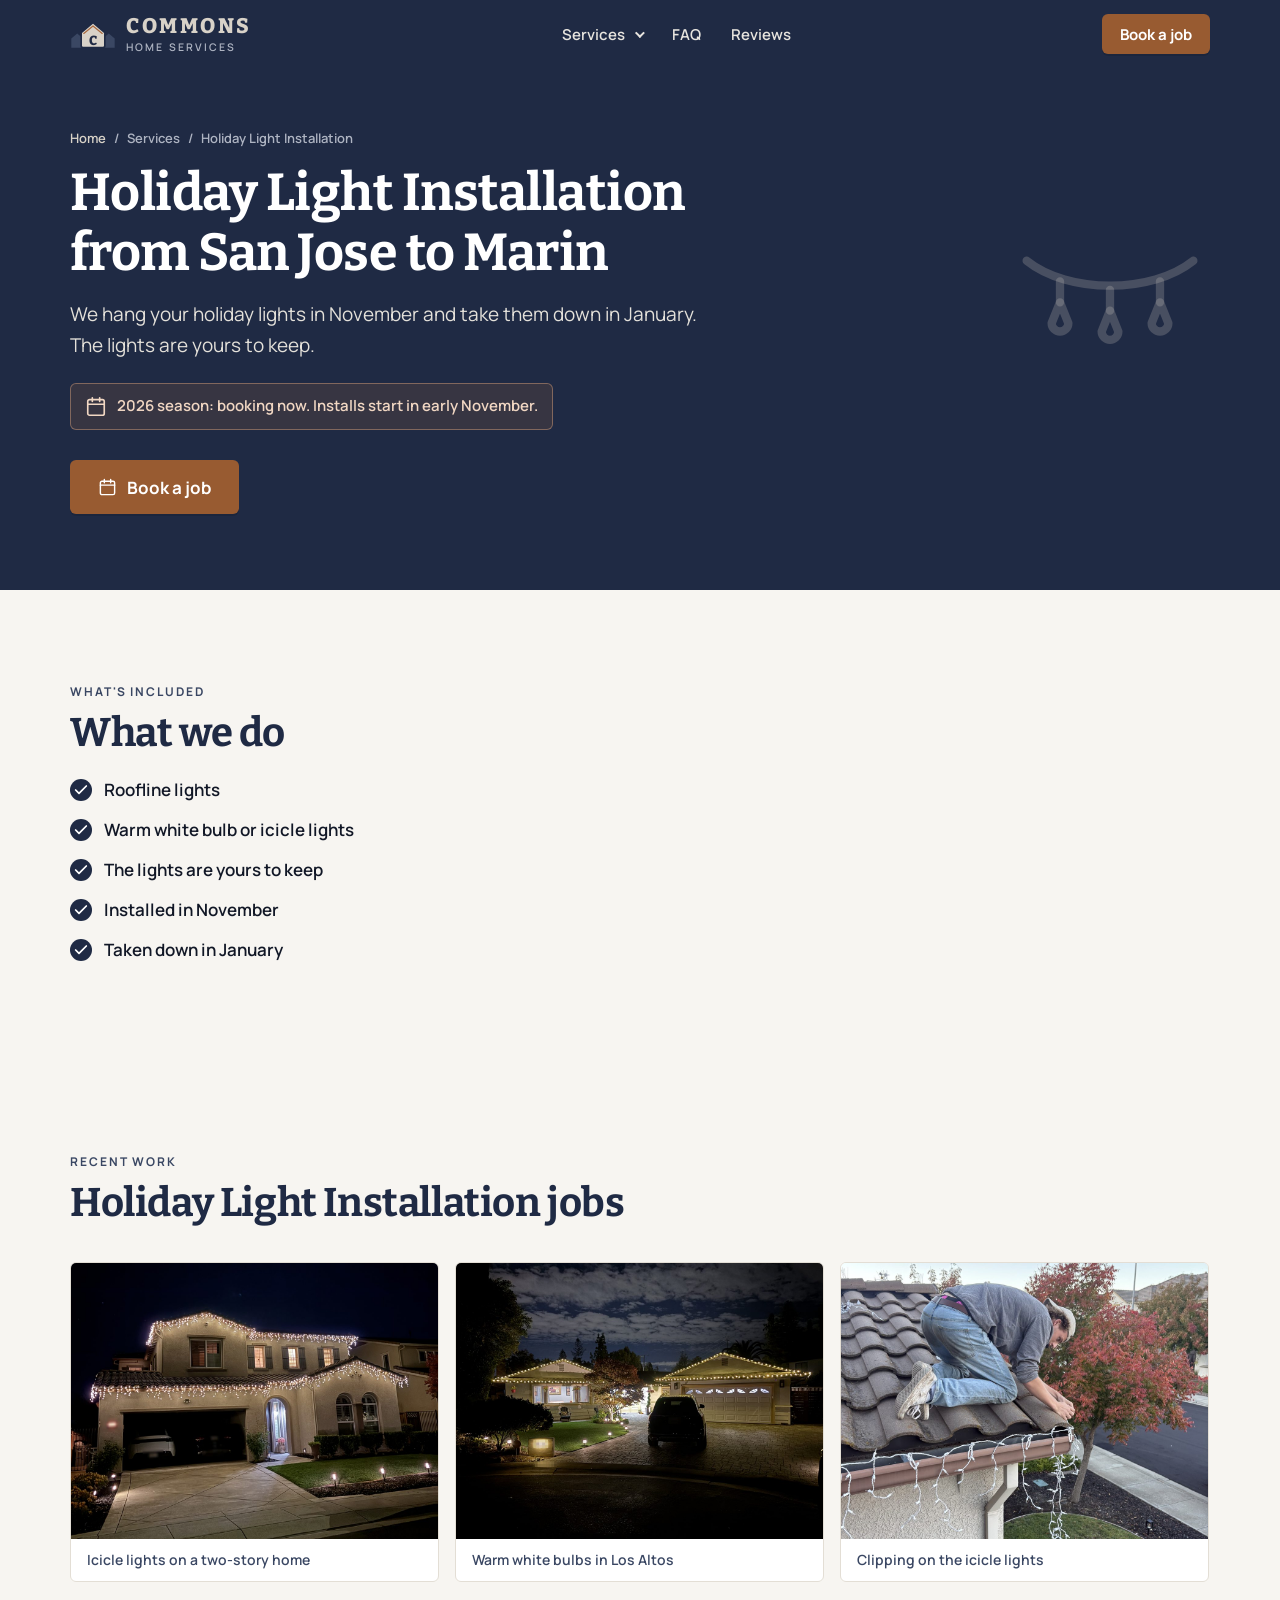
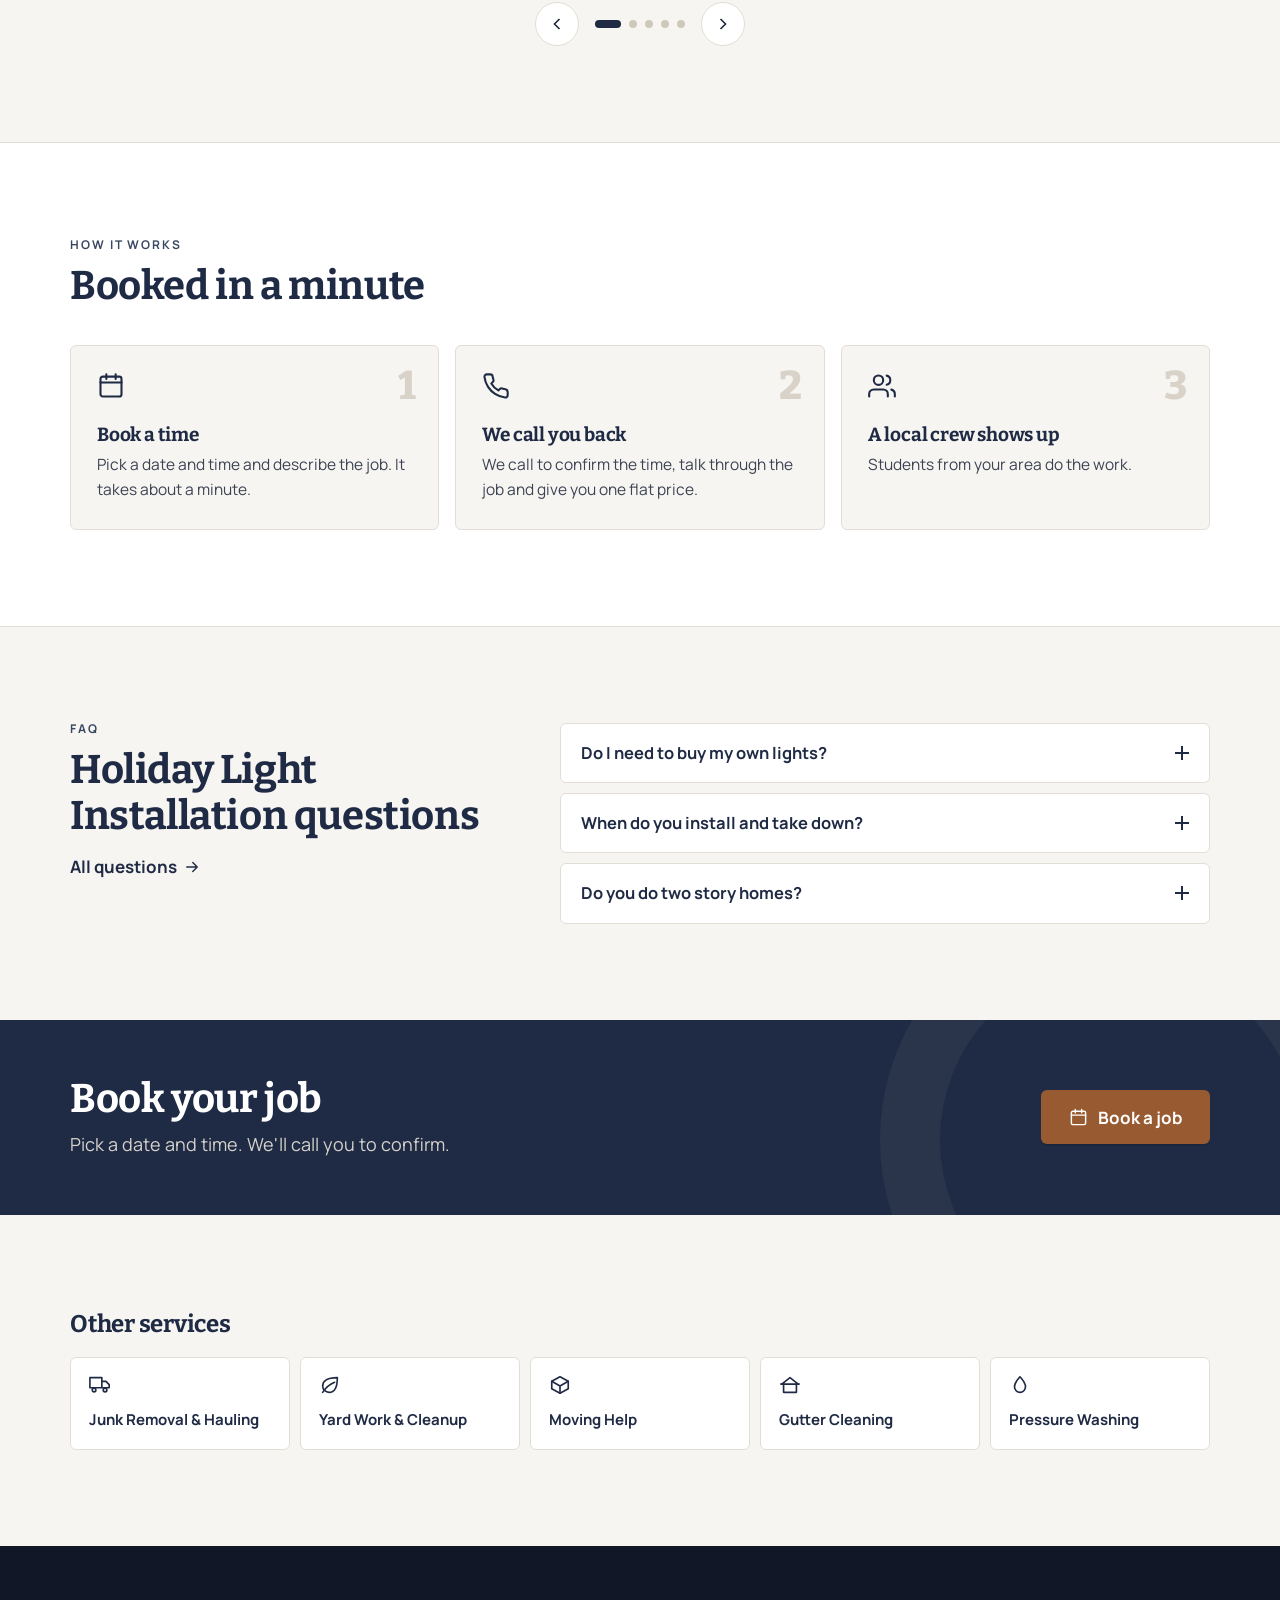
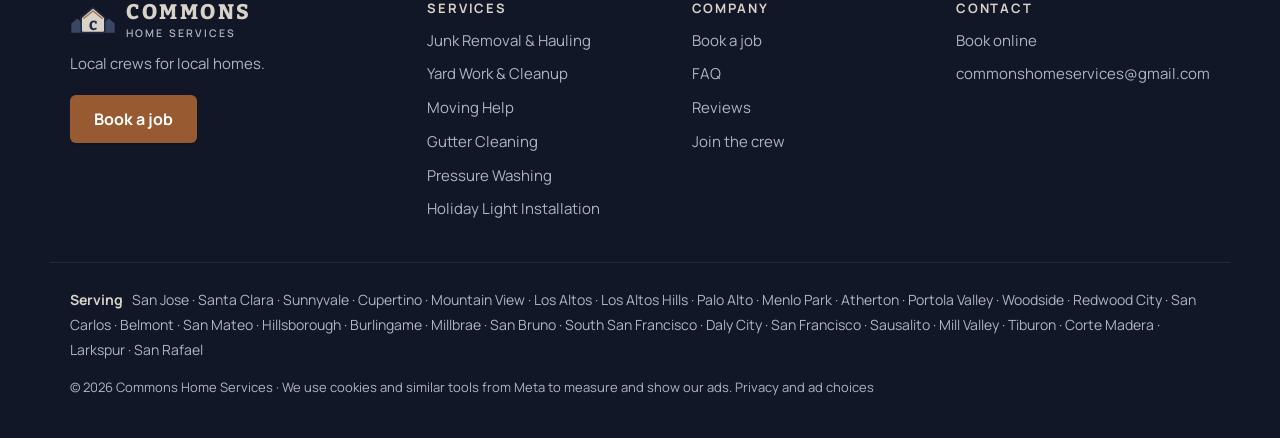
<file: holiday-lights.html>
<!doctype html>
<html lang="en">
<head>
<meta charset="utf-8">
<meta name="viewport" content="width=device-width, initial-scale=1">
<title>Holiday Light Installation from San Jose to Marin | Commons Home Services</title>
<meta name="description" content="Hung in November, taken down in January. The lights are yours to keep. Local student crews from San Jose to Marin. Book online.">
<link rel="canonical" href="https://commonshomeservices.com/holiday-lights.html">
<link rel="icon" href="favicon.svg" type="image/svg+xml">
<meta property="og:type" content="website">
<meta property="og:title" content="Holiday Light Installation from San Jose to Marin | Commons Home Services">
<meta property="og:description" content="Hung in November, taken down in January. The lights are yours to keep. Local student crews from San Jose to Marin. Book online.">
<meta property="og:image" content="https://commonshomeservices.com/img/og.jpg">
<meta property="og:url" content="https://commonshomeservices.com/holiday-lights.html">
<meta name="theme-color" content="#1F2A44">
<meta name="facebook-domain-verification" content="13prp94zv06i9u85zza3gkp50s1zy2">
<script>!function(f,b,e,v,n,t,s){if(f.fbq)return;n=f.fbq=function(){n.callMethod?n.callMethod.apply(n,arguments):n.queue.push(arguments)};if(!f._fbq)f._fbq=n;n.push=n;n.loaded=!0;n.version='2.0';n.queue=[];t=b.createElement(e);t.async=!0;t.src=v;s=b.getElementsByTagName(e)[0];s.parentNode.insertBefore(t,s)}(window,document,'script','https://connect.facebook.net/en_US/fbevents.js');fbq('init','3531043180431392');fbq('track','PageView');</script>
<link rel="preconnect" href="https://fonts.googleapis.com">
<link rel="preconnect" href="https://fonts.gstatic.com" crossorigin>
<link rel="stylesheet" href="https://fonts.googleapis.com/css2?family=Bitter:wght@700;800&family=Manrope:wght@400;500;600;700&display=swap">
<link rel="stylesheet" href="styles.css?v=e231e9af">
<script>document.documentElement.classList.add('js');window.COMMONS={"web3forms_key": "7eeca234-f80f-404b-94c5-455190755da7", "booking_hours": [8, 18], "email": "commonshomeservices@gmail.com"};</script>
<script src="site.js?v=74d1dad2" defer></script>
</head>
<body>
<a class="skip" href="#main">Skip to content</a>
<header class="site-header">
  <div class="wrap bar">
    <a class="brand" href="index.html" aria-label="Commons Home Services, home"><svg class="logo-mark" viewBox="0 0 140 100" aria-hidden="true"><path d="M4 90 L4 62 L22 47 L40 62 L40 90 Z M100 90 L100 62 L118 47 L136 62 L136 90 Z" fill="#3A4763"/><path d="M34 44 L70 14 L106 44 L106 84 Q106 90 100 90 L40 90 Q34 90 34 84 Z" fill="#D8D2C8" stroke="#1F2A44" stroke-width="5" stroke-linejoin="round"/><path d="M42 47 L70 24 L98 47" fill="none" stroke="#A8683E" stroke-width="3.5" stroke-linejoin="round" stroke-linecap="round"/><text x="70" y="83" text-anchor="middle" font-family="Bitter,Georgia,serif" font-weight="800" font-size="40" fill="#1F2A44">C</text></svg><span class="brand-text"><b>COMMONS</b><small>Home Services</small></span></a>
    <nav class="nav" id="nav" aria-label="Main">
      <div class="nav-drop">
        <button class="nav-link" aria-expanded="false" aria-controls="svc-menu">Services <span class="caret"></span></button>
        <div class="drop-menu" id="svc-menu"><a href="junk-removal.html"><svg class="ico" viewBox="0 0 24 24" fill="none" stroke="currentColor" stroke-width="1.8" stroke-linecap="round" stroke-linejoin="round" aria-hidden="true"><path d="M1 4h13v11H1zM14 8h4.5L22 11.5V15h-8z"/><circle cx="5.5" cy="17.5" r="2"/><circle cx="17.5" cy="17.5" r="2"/></svg>Junk Removal &amp; Hauling</a><a href="yard-work.html"><svg class="ico" viewBox="0 0 24 24" fill="none" stroke="currentColor" stroke-width="1.8" stroke-linecap="round" stroke-linejoin="round" aria-hidden="true"><path d="M11 20A7 7 0 0 1 4 13c0-5 4-9 16-9 0 12-4 16-9 16z"/><path d="M4 20c4-6 8-9 13-11"/></svg>Yard Work &amp; Cleanup</a><a href="moving-help.html"><svg class="ico" viewBox="0 0 24 24" fill="none" stroke="currentColor" stroke-width="1.8" stroke-linecap="round" stroke-linejoin="round" aria-hidden="true"><path d="M21 8 12 3 3 8v8l9 5 9-5z"/><path d="m3 8 9 5 9-5M12 13v8"/></svg>Moving Help</a><a href="gutter-cleaning.html"><svg class="ico" viewBox="0 0 24 24" fill="none" stroke="currentColor" stroke-width="1.8" stroke-linecap="round" stroke-linejoin="round" aria-hidden="true"><path d="M3 11 12 4l9 7"/><path d="M5 10v10h14V10"/><path d="M2 11h20"/></svg>Gutter Cleaning</a><a href="pressure-washing.html"><svg class="ico" viewBox="0 0 24 24" fill="none" stroke="currentColor" stroke-width="1.8" stroke-linecap="round" stroke-linejoin="round" aria-hidden="true"><path d="M12 3s6 6.5 6 11a6 6 0 0 1-12 0c0-4.5 6-11 6-11z"/></svg>Pressure Washing</a><a href="holiday-lights.html"><svg class="ico" viewBox="0 0 24 24" fill="none" stroke="currentColor" stroke-width="1.8" stroke-linecap="round" stroke-linejoin="round" aria-hidden="true"><path d="M2 5c5 4 15 4 20 0"/><path d="M6 7.5v2.5M12 8.5v2.5M18 7.5v2.5"/><path d="M5 12.5a1 1 0 0 0 2 0l-1-2.5zM11 13.5a1 1 0 0 0 2 0l-1-2.5zM17 12.5a1 1 0 0 0 2 0l-1-2.5z"/></svg>Holiday Light Installation</a></div>
      </div>
      <a class="nav-link" href="faq.html">FAQ</a>
      <a class="nav-link" href="index.html#reviews">Reviews</a>
    </nav>
    <div class="bar-actions">
      <a class="btn btn-primary btn-sm" href="book.html">Book a job</a>
      <button class="menu-btn" aria-label="Menu" aria-expanded="false" aria-controls="nav"><svg class="ico" viewBox="0 0 24 24" fill="none" stroke="currentColor" stroke-width="1.8" stroke-linecap="round" stroke-linejoin="round" aria-hidden="true"><path d="M3 6h18M3 12h18M3 18h18"/></svg></button>
    </div>
  </div>
</header>
<main id="main">

<section class="page-hero">
  <div class="wrap page-hero-grid">
    <div class="reveal">
      <nav class="crumbs" aria-label="Breadcrumb"><a href="index.html">Home</a><span>/</span><span>Services</span><span>/</span><span>Holiday Light Installation</span></nav>
      <h1>Holiday Light Installation from San Jose to Marin</h1>
      <p class="lede">We hang your holiday lights in November and take them down in January. The lights are yours to keep.</p>
      <p class="season reveal"><svg class="ico" viewBox="0 0 24 24" fill="none" stroke="currentColor" stroke-width="1.8" stroke-linecap="round" stroke-linejoin="round" aria-hidden="true"><rect x="3" y="4" width="18" height="17" rx="2"/><path d="M3 9h18M8 2v4M16 2v4"/></svg>2026 season: booking now. Installs start in early November.</p>
      <div class="hero-actions">
        <a class="btn btn-primary btn-lg" href="book.html?service=holiday-lights"><svg class="ico" viewBox="0 0 24 24" fill="none" stroke="currentColor" stroke-width="1.8" stroke-linecap="round" stroke-linejoin="round" aria-hidden="true"><rect x="3" y="4" width="18" height="17" rx="2"/><path d="M3 9h18M8 2v4M16 2v4"/></svg>Book a job</a>
      </div>
    </div>
    <div class="page-hero-ico reveal"><svg class="big-ico" viewBox="0 0 24 24" fill="none" stroke="currentColor" stroke-width="1.8" stroke-linecap="round" stroke-linejoin="round" aria-hidden="true"><path d="M2 5c5 4 15 4 20 0"/><path d="M6 7.5v2.5M12 8.5v2.5M18 7.5v2.5"/><path d="M5 12.5a1 1 0 0 0 2 0l-1-2.5zM11 13.5a1 1 0 0 0 2 0l-1-2.5zM17 12.5a1 1 0 0 0 2 0l-1-2.5z"/></svg></div>
  </div>
</section>

<section class="sec">
  <div class="wrap incl-grid">
    <div class="reveal"><p class="eyebrow">What's included</p><h2>What we do</h2><ul class="checks"><li><svg class="ico" viewBox="0 0 24 24" fill="none" stroke="currentColor" stroke-width="1.8" stroke-linecap="round" stroke-linejoin="round" aria-hidden="true"><path d="M20 6 9 17l-5-5"/></svg>Roofline lights</li><li><svg class="ico" viewBox="0 0 24 24" fill="none" stroke="currentColor" stroke-width="1.8" stroke-linecap="round" stroke-linejoin="round" aria-hidden="true"><path d="M20 6 9 17l-5-5"/></svg>Warm white bulb or icicle lights</li><li><svg class="ico" viewBox="0 0 24 24" fill="none" stroke="currentColor" stroke-width="1.8" stroke-linecap="round" stroke-linejoin="round" aria-hidden="true"><path d="M20 6 9 17l-5-5"/></svg>The lights are yours to keep</li><li><svg class="ico" viewBox="0 0 24 24" fill="none" stroke="currentColor" stroke-width="1.8" stroke-linecap="round" stroke-linejoin="round" aria-hidden="true"><path d="M20 6 9 17l-5-5"/></svg>Installed in November</li><li><svg class="ico" viewBox="0 0 24 24" fill="none" stroke="currentColor" stroke-width="1.8" stroke-linecap="round" stroke-linejoin="round" aria-hidden="true"><path d="M20 6 9 17l-5-5"/></svg>Taken down in January</li></ul></div>
    
  </div>
</section>
<section class="sec"><div class="wrap"><div class="sec-head reveal"><p class="eyebrow">Recent work</p><h2>Holiday Light Installation jobs</h2></div><div class="carousel reveal" data-count="5" aria-roledescription="carousel" aria-label="Holiday Light Installation photos">
  <div class="track" tabindex="0"><figure class="slide"><img src="img/lights-icicle-night.jpg" alt="Two-story stucco home lit with warm white icicle lights along both rooflines at night" loading="lazy" width="1200" height="628"><figcaption>Icicle lights on a two-story home</figcaption></figure><figure class="slide"><img src="img/lights-los-altos-wide.jpg" alt="Single-story home in Los Altos with warm white bulb lights along every roofline under a cloudy night sky" loading="lazy" width="1200" height="628"><figcaption>Warm white bulbs in Los Altos</figcaption></figure><figure class="slide"><img src="img/lights-icicle-install.jpg" alt="Crew member on a tile roof clipping icicle lights onto the gutter" loading="lazy" width="1200" height="628"><figcaption>Clipping on the icicle lights</figcaption></figure><figure class="slide"><img src="img/lights-cottage-dusk.jpg" alt="Cottage behind a white picket fence with warm white bulb lights along the roofline at dusk" loading="lazy" width="1200" height="628"><figcaption>Bulb lights on a cottage at dusk</figcaption></figure><figure class="slide"><img src="img/lights-los-altos-above.jpg" alt="The Los Altos home from above, every roofline lit in warm white bulbs" loading="lazy" width="1200" height="628"><figcaption>Every roofline, lit</figcaption></figure></div>
  <div class="car-ctrl">
    <button class="car-btn prev" aria-label="Previous photo"><svg viewBox="0 0 24 24" fill="none" stroke="currentColor" stroke-width="2" aria-hidden="true"><path d="M15 6l-6 6 6 6"/></svg></button>
    <div class="dots" aria-hidden="true"></div>
    <button class="car-btn next" aria-label="Next photo"><svg viewBox="0 0 24 24" fill="none" stroke="currentColor" stroke-width="2" aria-hidden="true"><path d="M9 6l6 6-6 6"/></svg></button>
  </div>
</div></div></section>
<section class="sec sec-alt">
  <div class="wrap">
    <div class="sec-head reveal"><p class="eyebrow">How it works</p><h2>Booked in a minute</h2></div>
    <ol class="steps"><li class="reveal"><svg class="ico" viewBox="0 0 24 24" fill="none" stroke="currentColor" stroke-width="1.8" stroke-linecap="round" stroke-linejoin="round" aria-hidden="true"><rect x="3" y="4" width="18" height="17" rx="2"/><path d="M3 9h18M8 2v4M16 2v4"/></svg><span class="step-n">1</span><h3>Book a time</h3><p>Pick a date and time and describe the job. It takes about a minute.</p></li><li class="reveal"><svg class="ico" viewBox="0 0 24 24" fill="none" stroke="currentColor" stroke-width="1.8" stroke-linecap="round" stroke-linejoin="round" aria-hidden="true"><path d="M22 16.9v3a2 2 0 0 1-2.2 2 19.8 19.8 0 0 1-8.6-3.1 19.5 19.5 0 0 1-6-6A19.8 19.8 0 0 1 2.1 4.2 2 2 0 0 1 4.1 2h3a2 2 0 0 1 2 1.7c.1.9.4 1.8.7 2.7a2 2 0 0 1-.5 2.1L8 9.8a16 16 0 0 0 6 6l1.3-1.3a2 2 0 0 1 2.1-.4c.9.3 1.8.6 2.7.7a2 2 0 0 1 1.7 2z"/></svg><span class="step-n">2</span><h3>We call you back</h3><p>We call to confirm the time, talk through the job and give you one flat price.</p></li><li class="reveal"><svg class="ico" viewBox="0 0 24 24" fill="none" stroke="currentColor" stroke-width="1.8" stroke-linecap="round" stroke-linejoin="round" aria-hidden="true"><path d="M17 21v-2a4 4 0 0 0-4-4H5a4 4 0 0 0-4 4v2"/><circle cx="9" cy="7" r="4"/><path d="M23 21v-2a4 4 0 0 0-3-3.9M16 3.1a4 4 0 0 1 0 7.8"/></svg><span class="step-n">3</span><h3>A local crew shows up</h3><p>Students from your area do the work.</p></li></ol>
  </div>
</section>

<section class="sec">
  <div class="wrap faq-wrap">
    <div class="sec-head reveal"><p class="eyebrow">FAQ</p><h2>Holiday Light Installation questions</h2><a class="link-arrow" href="faq.html">All questions <svg class="arr" viewBox="0 0 24 24" fill="none" stroke="currentColor" stroke-width="1.8" stroke-linecap="round" stroke-linejoin="round" aria-hidden="true"><path d="M5 12h14M13 6l6 6-6 6"/></svg></a></div>
    <div class="faq"><details class="reveal"><summary>Do I need to buy my own lights?<span class="plus"></span></summary><p>No. We bring the lights, and they&#x27;re yours to keep.</p></details><details class="reveal"><summary>When do you install and take down?<span class="plus"></span></summary><p>Installs start in early November. We take everything down in January.</p></details><details class="reveal"><summary>Do you do two story homes?<span class="plus"></span></summary><p>Yes.</p></details></div>
  </div>
</section>

<section class="cta-band">
  <div class="wrap cta-inner reveal">
    <div><h2>Book your job</h2><p>Pick a date and time. We'll call you to confirm.</p></div>
    <div class="cta-actions">
      <a class="btn btn-primary btn-lg" href="book.html?service=holiday-lights"><svg class="ico" viewBox="0 0 24 24" fill="none" stroke="currentColor" stroke-width="1.8" stroke-linecap="round" stroke-linejoin="round" aria-hidden="true"><rect x="3" y="4" width="18" height="17" rx="2"/><path d="M3 9h18M8 2v4M16 2v4"/></svg>Book a job</a>
    </div>
  </div>
</section>
<section class="sec other-svc"><div class="wrap"><h2 class="reveal">Other services</h2><div class="other-grid reveal"><a href="junk-removal.html"><svg class="ico" viewBox="0 0 24 24" fill="none" stroke="currentColor" stroke-width="1.8" stroke-linecap="round" stroke-linejoin="round" aria-hidden="true"><path d="M1 4h13v11H1zM14 8h4.5L22 11.5V15h-8z"/><circle cx="5.5" cy="17.5" r="2"/><circle cx="17.5" cy="17.5" r="2"/></svg>Junk Removal &amp; Hauling</a><a href="yard-work.html"><svg class="ico" viewBox="0 0 24 24" fill="none" stroke="currentColor" stroke-width="1.8" stroke-linecap="round" stroke-linejoin="round" aria-hidden="true"><path d="M11 20A7 7 0 0 1 4 13c0-5 4-9 16-9 0 12-4 16-9 16z"/><path d="M4 20c4-6 8-9 13-11"/></svg>Yard Work &amp; Cleanup</a><a href="moving-help.html"><svg class="ico" viewBox="0 0 24 24" fill="none" stroke="currentColor" stroke-width="1.8" stroke-linecap="round" stroke-linejoin="round" aria-hidden="true"><path d="M21 8 12 3 3 8v8l9 5 9-5z"/><path d="m3 8 9 5 9-5M12 13v8"/></svg>Moving Help</a><a href="gutter-cleaning.html"><svg class="ico" viewBox="0 0 24 24" fill="none" stroke="currentColor" stroke-width="1.8" stroke-linecap="round" stroke-linejoin="round" aria-hidden="true"><path d="M3 11 12 4l9 7"/><path d="M5 10v10h14V10"/><path d="M2 11h20"/></svg>Gutter Cleaning</a><a href="pressure-washing.html"><svg class="ico" viewBox="0 0 24 24" fill="none" stroke="currentColor" stroke-width="1.8" stroke-linecap="round" stroke-linejoin="round" aria-hidden="true"><path d="M12 3s6 6.5 6 11a6 6 0 0 1-12 0c0-4.5 6-11 6-11z"/></svg>Pressure Washing</a></div></div></section>
</main>
<footer class="site-footer">
  <div class="wrap foot-grid">
    <div class="foot-brand">
      <a class="brand" href="index.html"><svg class="logo-mark" viewBox="0 0 140 100" aria-hidden="true"><path d="M4 90 L4 62 L22 47 L40 62 L40 90 Z M100 90 L100 62 L118 47 L136 62 L136 90 Z" fill="#3A4763"/><path d="M34 44 L70 14 L106 44 L106 84 Q106 90 100 90 L40 90 Q34 90 34 84 Z" fill="#D8D2C8" stroke="#1F2A44" stroke-width="5" stroke-linejoin="round"/><path d="M42 47 L70 24 L98 47" fill="none" stroke="#A8683E" stroke-width="3.5" stroke-linejoin="round" stroke-linecap="round"/><text x="70" y="83" text-anchor="middle" font-family="Bitter,Georgia,serif" font-weight="800" font-size="40" fill="#1F2A44">C</text></svg><span class="brand-text"><b>COMMONS</b><small>Home Services</small></span></a>
      <p>Local crews for local homes.</p>
      <a class="btn btn-primary" href="book.html">Book a job</a>
    </div>
    <div><h3>Services</h3><ul><li><a href="junk-removal.html">Junk Removal &amp; Hauling</a></li><li><a href="yard-work.html">Yard Work &amp; Cleanup</a></li><li><a href="moving-help.html">Moving Help</a></li><li><a href="gutter-cleaning.html">Gutter Cleaning</a></li><li><a href="pressure-washing.html">Pressure Washing</a></li><li><a href="holiday-lights.html">Holiday Light Installation</a></li></ul></div>
    <div><h3>Company</h3><ul><li><a href="book.html">Book a job</a></li><li><a href="faq.html">FAQ</a></li><li><a href="index.html#reviews">Reviews</a></li><li><a href="crew.html">Join the crew</a></li></ul></div>
    <div><h3>Contact</h3><ul><li><a href="book.html">Book online</a></li><li><a href="mailto:commonshomeservices@gmail.com">commonshomeservices@gmail.com</a></li></ul></div>
  </div>
  <div class="wrap foot-towns"><span>Serving</span> San Jose · Santa Clara · Sunnyvale · Cupertino · Mountain View · Los Altos · Los Altos Hills · Palo Alto · Menlo Park · Atherton · Portola Valley · Woodside · Redwood City · San Carlos · Belmont · San Mateo · Hillsborough · Burlingame · Millbrae · San Bruno · South San Francisco · Daly City · San Francisco · Sausalito · Mill Valley · Tiburon · Corte Madera · Larkspur · San Rafael</div>
  <div class="wrap foot-legal">© 2026 Commons Home Services · We use cookies and similar tools from Meta to measure and show our ads. <a href="privacy.html">Privacy and ad choices</a></div>
</footer>
<nav class="dock" aria-label="Book a job">
  <a class="btn btn-primary" href="book.html"><svg class="ico" viewBox="0 0 24 24" fill="none" stroke="currentColor" stroke-width="1.8" stroke-linecap="round" stroke-linejoin="round" aria-hidden="true"><rect x="3" y="4" width="18" height="17" rx="2"/><path d="M3 9h18M8 2v4M16 2v4"/></svg>Book a job</a>
</nav>
<script type='module' src='https://static.cloudflareinsights.com/beacon.min.js' data-cf-beacon='{"token": "bfb28db853c5455f8fc0d0047388a77a"}'></script>
</body>
</html>
</file>
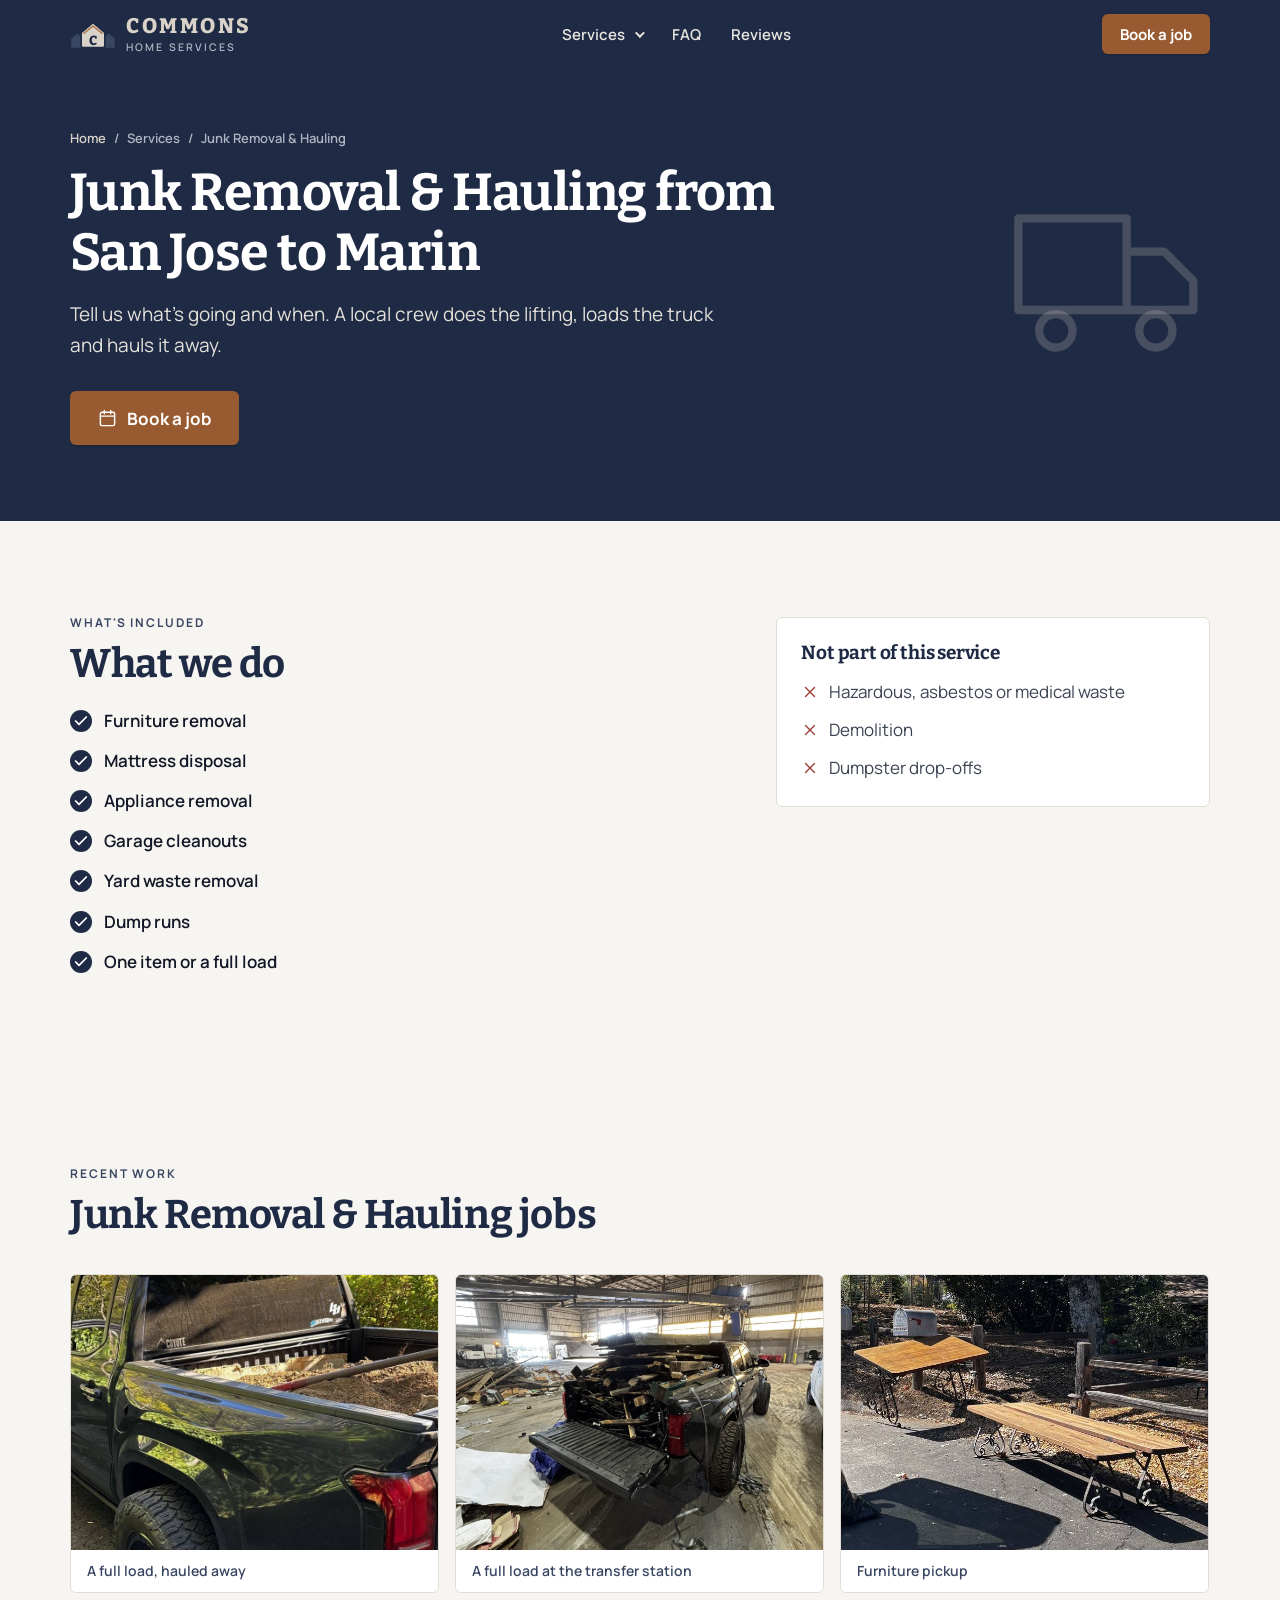
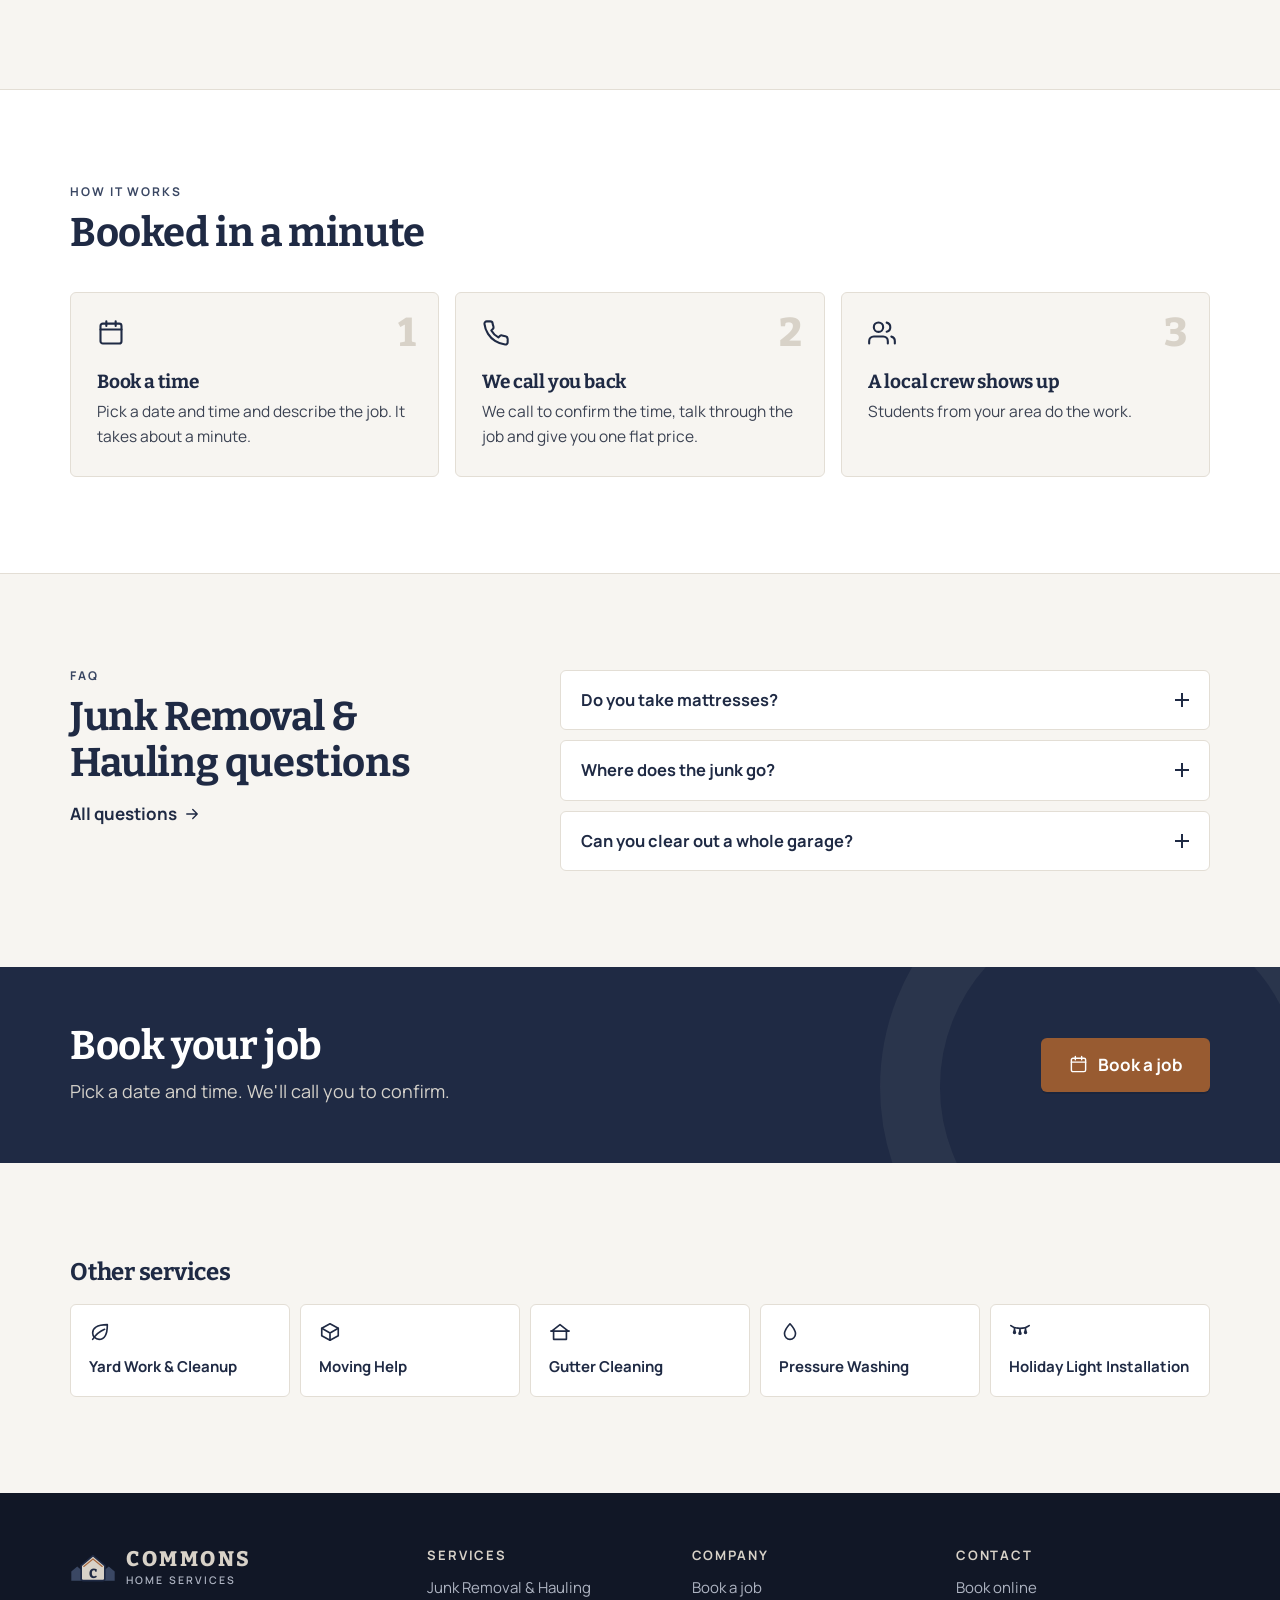
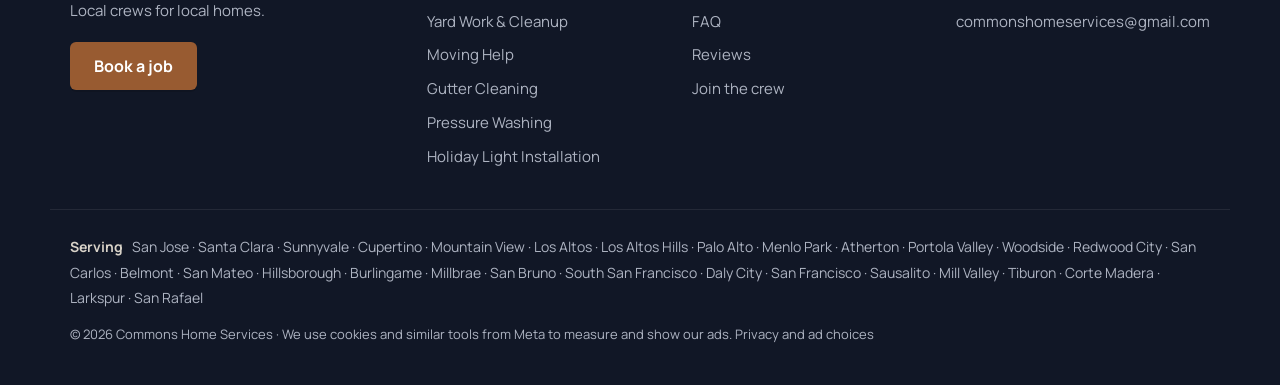
<file: junk-removal.html>
<!doctype html>
<html lang="en">
<head>
<meta charset="utf-8">
<meta name="viewport" content="width=device-width, initial-scale=1">
<title>Junk Removal &amp; Hauling from San Jose to Marin | Commons Home Services</title>
<meta name="description" content="Furniture, mattresses, appliances, garage cleanouts and dump runs. Local student crews from San Jose to Marin. Book online.">
<link rel="canonical" href="https://commonshomeservices.com/junk-removal.html">
<link rel="icon" href="favicon.svg" type="image/svg+xml">
<meta property="og:type" content="website">
<meta property="og:title" content="Junk Removal &amp; Hauling from San Jose to Marin | Commons Home Services">
<meta property="og:description" content="Furniture, mattresses, appliances, garage cleanouts and dump runs. Local student crews from San Jose to Marin. Book online.">
<meta property="og:image" content="https://commonshomeservices.com/img/og.jpg">
<meta property="og:url" content="https://commonshomeservices.com/junk-removal.html">
<meta name="theme-color" content="#1F2A44">
<meta name="facebook-domain-verification" content="13prp94zv06i9u85zza3gkp50s1zy2">
<script>!function(f,b,e,v,n,t,s){if(f.fbq)return;n=f.fbq=function(){n.callMethod?n.callMethod.apply(n,arguments):n.queue.push(arguments)};if(!f._fbq)f._fbq=n;n.push=n;n.loaded=!0;n.version='2.0';n.queue=[];t=b.createElement(e);t.async=!0;t.src=v;s=b.getElementsByTagName(e)[0];s.parentNode.insertBefore(t,s)}(window,document,'script','https://connect.facebook.net/en_US/fbevents.js');fbq('init','3531043180431392');fbq('track','PageView');</script>
<link rel="preconnect" href="https://fonts.googleapis.com">
<link rel="preconnect" href="https://fonts.gstatic.com" crossorigin>
<link rel="stylesheet" href="https://fonts.googleapis.com/css2?family=Bitter:wght@700;800&family=Manrope:wght@400;500;600;700&display=swap">
<link rel="stylesheet" href="styles.css?v=e231e9af">
<script>document.documentElement.classList.add('js');window.COMMONS={"web3forms_key": "7eeca234-f80f-404b-94c5-455190755da7", "booking_hours": [8, 18], "email": "commonshomeservices@gmail.com"};</script>
<script src="site.js?v=74d1dad2" defer></script>
</head>
<body>
<a class="skip" href="#main">Skip to content</a>
<header class="site-header">
  <div class="wrap bar">
    <a class="brand" href="index.html" aria-label="Commons Home Services, home"><svg class="logo-mark" viewBox="0 0 140 100" aria-hidden="true"><path d="M4 90 L4 62 L22 47 L40 62 L40 90 Z M100 90 L100 62 L118 47 L136 62 L136 90 Z" fill="#3A4763"/><path d="M34 44 L70 14 L106 44 L106 84 Q106 90 100 90 L40 90 Q34 90 34 84 Z" fill="#D8D2C8" stroke="#1F2A44" stroke-width="5" stroke-linejoin="round"/><path d="M42 47 L70 24 L98 47" fill="none" stroke="#A8683E" stroke-width="3.5" stroke-linejoin="round" stroke-linecap="round"/><text x="70" y="83" text-anchor="middle" font-family="Bitter,Georgia,serif" font-weight="800" font-size="40" fill="#1F2A44">C</text></svg><span class="brand-text"><b>COMMONS</b><small>Home Services</small></span></a>
    <nav class="nav" id="nav" aria-label="Main">
      <div class="nav-drop">
        <button class="nav-link" aria-expanded="false" aria-controls="svc-menu">Services <span class="caret"></span></button>
        <div class="drop-menu" id="svc-menu"><a href="junk-removal.html"><svg class="ico" viewBox="0 0 24 24" fill="none" stroke="currentColor" stroke-width="1.8" stroke-linecap="round" stroke-linejoin="round" aria-hidden="true"><path d="M1 4h13v11H1zM14 8h4.5L22 11.5V15h-8z"/><circle cx="5.5" cy="17.5" r="2"/><circle cx="17.5" cy="17.5" r="2"/></svg>Junk Removal &amp; Hauling</a><a href="yard-work.html"><svg class="ico" viewBox="0 0 24 24" fill="none" stroke="currentColor" stroke-width="1.8" stroke-linecap="round" stroke-linejoin="round" aria-hidden="true"><path d="M11 20A7 7 0 0 1 4 13c0-5 4-9 16-9 0 12-4 16-9 16z"/><path d="M4 20c4-6 8-9 13-11"/></svg>Yard Work &amp; Cleanup</a><a href="moving-help.html"><svg class="ico" viewBox="0 0 24 24" fill="none" stroke="currentColor" stroke-width="1.8" stroke-linecap="round" stroke-linejoin="round" aria-hidden="true"><path d="M21 8 12 3 3 8v8l9 5 9-5z"/><path d="m3 8 9 5 9-5M12 13v8"/></svg>Moving Help</a><a href="gutter-cleaning.html"><svg class="ico" viewBox="0 0 24 24" fill="none" stroke="currentColor" stroke-width="1.8" stroke-linecap="round" stroke-linejoin="round" aria-hidden="true"><path d="M3 11 12 4l9 7"/><path d="M5 10v10h14V10"/><path d="M2 11h20"/></svg>Gutter Cleaning</a><a href="pressure-washing.html"><svg class="ico" viewBox="0 0 24 24" fill="none" stroke="currentColor" stroke-width="1.8" stroke-linecap="round" stroke-linejoin="round" aria-hidden="true"><path d="M12 3s6 6.5 6 11a6 6 0 0 1-12 0c0-4.5 6-11 6-11z"/></svg>Pressure Washing</a><a href="holiday-lights.html"><svg class="ico" viewBox="0 0 24 24" fill="none" stroke="currentColor" stroke-width="1.8" stroke-linecap="round" stroke-linejoin="round" aria-hidden="true"><path d="M2 5c5 4 15 4 20 0"/><path d="M6 7.5v2.5M12 8.5v2.5M18 7.5v2.5"/><path d="M5 12.5a1 1 0 0 0 2 0l-1-2.5zM11 13.5a1 1 0 0 0 2 0l-1-2.5zM17 12.5a1 1 0 0 0 2 0l-1-2.5z"/></svg>Holiday Light Installation</a></div>
      </div>
      <a class="nav-link" href="faq.html">FAQ</a>
      <a class="nav-link" href="index.html#reviews">Reviews</a>
    </nav>
    <div class="bar-actions">
      <a class="btn btn-primary btn-sm" href="book.html">Book a job</a>
      <button class="menu-btn" aria-label="Menu" aria-expanded="false" aria-controls="nav"><svg class="ico" viewBox="0 0 24 24" fill="none" stroke="currentColor" stroke-width="1.8" stroke-linecap="round" stroke-linejoin="round" aria-hidden="true"><path d="M3 6h18M3 12h18M3 18h18"/></svg></button>
    </div>
  </div>
</header>
<main id="main">

<section class="page-hero">
  <div class="wrap page-hero-grid">
    <div class="reveal">
      <nav class="crumbs" aria-label="Breadcrumb"><a href="index.html">Home</a><span>/</span><span>Services</span><span>/</span><span>Junk Removal &amp; Hauling</span></nav>
      <h1>Junk Removal &amp; Hauling from San Jose to Marin</h1>
      <p class="lede">Tell us what&#x27;s going and when. A local crew does the lifting, loads the truck and hauls it away.</p>
      
      <div class="hero-actions">
        <a class="btn btn-primary btn-lg" href="book.html?service=junk-removal"><svg class="ico" viewBox="0 0 24 24" fill="none" stroke="currentColor" stroke-width="1.8" stroke-linecap="round" stroke-linejoin="round" aria-hidden="true"><rect x="3" y="4" width="18" height="17" rx="2"/><path d="M3 9h18M8 2v4M16 2v4"/></svg>Book a job</a>
      </div>
    </div>
    <div class="page-hero-ico reveal"><svg class="big-ico" viewBox="0 0 24 24" fill="none" stroke="currentColor" stroke-width="1.8" stroke-linecap="round" stroke-linejoin="round" aria-hidden="true"><path d="M1 4h13v11H1zM14 8h4.5L22 11.5V15h-8z"/><circle cx="5.5" cy="17.5" r="2"/><circle cx="17.5" cy="17.5" r="2"/></svg></div>
  </div>
</section>

<section class="sec">
  <div class="wrap incl-grid">
    <div class="reveal"><p class="eyebrow">What's included</p><h2>What we do</h2><ul class="checks"><li><svg class="ico" viewBox="0 0 24 24" fill="none" stroke="currentColor" stroke-width="1.8" stroke-linecap="round" stroke-linejoin="round" aria-hidden="true"><path d="M20 6 9 17l-5-5"/></svg>Furniture removal</li><li><svg class="ico" viewBox="0 0 24 24" fill="none" stroke="currentColor" stroke-width="1.8" stroke-linecap="round" stroke-linejoin="round" aria-hidden="true"><path d="M20 6 9 17l-5-5"/></svg>Mattress disposal</li><li><svg class="ico" viewBox="0 0 24 24" fill="none" stroke="currentColor" stroke-width="1.8" stroke-linecap="round" stroke-linejoin="round" aria-hidden="true"><path d="M20 6 9 17l-5-5"/></svg>Appliance removal</li><li><svg class="ico" viewBox="0 0 24 24" fill="none" stroke="currentColor" stroke-width="1.8" stroke-linecap="round" stroke-linejoin="round" aria-hidden="true"><path d="M20 6 9 17l-5-5"/></svg>Garage cleanouts</li><li><svg class="ico" viewBox="0 0 24 24" fill="none" stroke="currentColor" stroke-width="1.8" stroke-linecap="round" stroke-linejoin="round" aria-hidden="true"><path d="M20 6 9 17l-5-5"/></svg>Yard waste removal</li><li><svg class="ico" viewBox="0 0 24 24" fill="none" stroke="currentColor" stroke-width="1.8" stroke-linecap="round" stroke-linejoin="round" aria-hidden="true"><path d="M20 6 9 17l-5-5"/></svg>Dump runs</li><li><svg class="ico" viewBox="0 0 24 24" fill="none" stroke="currentColor" stroke-width="1.8" stroke-linecap="round" stroke-linejoin="round" aria-hidden="true"><path d="M20 6 9 17l-5-5"/></svg>One item or a full load</li></ul></div>
    <div class="dont-box reveal"><h3>Not part of this service</h3><ul><li><svg class="ico" viewBox="0 0 24 24" fill="none" stroke="currentColor" stroke-width="1.8" stroke-linecap="round" stroke-linejoin="round" aria-hidden="true"><path d="M18 6 6 18M6 6l12 12"/></svg>Hazardous, asbestos or medical waste</li><li><svg class="ico" viewBox="0 0 24 24" fill="none" stroke="currentColor" stroke-width="1.8" stroke-linecap="round" stroke-linejoin="round" aria-hidden="true"><path d="M18 6 6 18M6 6l12 12"/></svg>Demolition</li><li><svg class="ico" viewBox="0 0 24 24" fill="none" stroke="currentColor" stroke-width="1.8" stroke-linecap="round" stroke-linejoin="round" aria-hidden="true"><path d="M18 6 6 18M6 6l12 12"/></svg>Dumpster drop-offs</li></ul></div>
  </div>
</section>
<section class="sec"><div class="wrap"><div class="sec-head reveal"><p class="eyebrow">Recent work</p><h2>Junk Removal &amp; Hauling jobs</h2></div><div class="carousel reveal" data-count="3" aria-roledescription="carousel" aria-label="Junk Removal &amp; Hauling photos">
  <div class="track" tabindex="0"><figure class="slide"><img src="img/truck-hauling.jpg" alt="Pickup truck bed full of hauled dirt" loading="lazy" width="1200" height="628"><figcaption>A full load, hauled away</figcaption></figure><figure class="slide"><img src="img/dump-run-lumber.jpg" alt="Commons truck stacked with old lumber and scrap metal at the transfer station" loading="lazy" width="1200" height="628"><figcaption>A full load at the transfer station</figcaption></figure><figure class="slide"><img src="img/furniture-pickup.jpg" alt="Wooden table and bench set out for pickup" loading="lazy" width="1200" height="628"><figcaption>Furniture pickup</figcaption></figure></div>
  <div class="car-ctrl">
    <button class="car-btn prev" aria-label="Previous photo"><svg viewBox="0 0 24 24" fill="none" stroke="currentColor" stroke-width="2" aria-hidden="true"><path d="M15 6l-6 6 6 6"/></svg></button>
    <div class="dots" aria-hidden="true"></div>
    <button class="car-btn next" aria-label="Next photo"><svg viewBox="0 0 24 24" fill="none" stroke="currentColor" stroke-width="2" aria-hidden="true"><path d="M9 6l6 6-6 6"/></svg></button>
  </div>
</div></div></section>
<section class="sec sec-alt">
  <div class="wrap">
    <div class="sec-head reveal"><p class="eyebrow">How it works</p><h2>Booked in a minute</h2></div>
    <ol class="steps"><li class="reveal"><svg class="ico" viewBox="0 0 24 24" fill="none" stroke="currentColor" stroke-width="1.8" stroke-linecap="round" stroke-linejoin="round" aria-hidden="true"><rect x="3" y="4" width="18" height="17" rx="2"/><path d="M3 9h18M8 2v4M16 2v4"/></svg><span class="step-n">1</span><h3>Book a time</h3><p>Pick a date and time and describe the job. It takes about a minute.</p></li><li class="reveal"><svg class="ico" viewBox="0 0 24 24" fill="none" stroke="currentColor" stroke-width="1.8" stroke-linecap="round" stroke-linejoin="round" aria-hidden="true"><path d="M22 16.9v3a2 2 0 0 1-2.2 2 19.8 19.8 0 0 1-8.6-3.1 19.5 19.5 0 0 1-6-6A19.8 19.8 0 0 1 2.1 4.2 2 2 0 0 1 4.1 2h3a2 2 0 0 1 2 1.7c.1.9.4 1.8.7 2.7a2 2 0 0 1-.5 2.1L8 9.8a16 16 0 0 0 6 6l1.3-1.3a2 2 0 0 1 2.1-.4c.9.3 1.8.6 2.7.7a2 2 0 0 1 1.7 2z"/></svg><span class="step-n">2</span><h3>We call you back</h3><p>We call to confirm the time, talk through the job and give you one flat price.</p></li><li class="reveal"><svg class="ico" viewBox="0 0 24 24" fill="none" stroke="currentColor" stroke-width="1.8" stroke-linecap="round" stroke-linejoin="round" aria-hidden="true"><path d="M17 21v-2a4 4 0 0 0-4-4H5a4 4 0 0 0-4 4v2"/><circle cx="9" cy="7" r="4"/><path d="M23 21v-2a4 4 0 0 0-3-3.9M16 3.1a4 4 0 0 1 0 7.8"/></svg><span class="step-n">3</span><h3>A local crew shows up</h3><p>Students from your area do the work.</p></li></ol>
  </div>
</section>

<section class="sec">
  <div class="wrap faq-wrap">
    <div class="sec-head reveal"><p class="eyebrow">FAQ</p><h2>Junk Removal &amp; Hauling questions</h2><a class="link-arrow" href="faq.html">All questions <svg class="arr" viewBox="0 0 24 24" fill="none" stroke="currentColor" stroke-width="1.8" stroke-linecap="round" stroke-linejoin="round" aria-hidden="true"><path d="M5 12h14M13 6l6 6-6 6"/></svg></a></div>
    <div class="faq"><details class="reveal"><summary>Do you take mattresses?<span class="plus"></span></summary><p>Yes. Book a time and list how many in the job description.</p></details><details class="reveal"><summary>Where does the junk go?<span class="plus"></span></summary><p>We sort every load. Metal and appliances go to a scrap recycler in Redwood City. Furniture in good shape goes to Habitat for Humanity ReStore or Goodwill. Clean mattresses are recycled through California&#x27;s Bye Bye Mattress program. The rest goes to RethinkWaste&#x27;s Shoreway Environmental Center in San Carlos, where yard waste is sent on to be composted. Only what can&#x27;t be reused or recycled goes to the landfill.</p></details><details class="reveal"><summary>Can you clear out a whole garage?<span class="plus"></span></summary><p>Yes. Describe what&#x27;s in there when you book, and we&#x27;ll call you to plan the crew and the truck.</p></details></div>
  </div>
</section>

<section class="cta-band">
  <div class="wrap cta-inner reveal">
    <div><h2>Book your job</h2><p>Pick a date and time. We'll call you to confirm.</p></div>
    <div class="cta-actions">
      <a class="btn btn-primary btn-lg" href="book.html?service=junk-removal"><svg class="ico" viewBox="0 0 24 24" fill="none" stroke="currentColor" stroke-width="1.8" stroke-linecap="round" stroke-linejoin="round" aria-hidden="true"><rect x="3" y="4" width="18" height="17" rx="2"/><path d="M3 9h18M8 2v4M16 2v4"/></svg>Book a job</a>
    </div>
  </div>
</section>
<section class="sec other-svc"><div class="wrap"><h2 class="reveal">Other services</h2><div class="other-grid reveal"><a href="yard-work.html"><svg class="ico" viewBox="0 0 24 24" fill="none" stroke="currentColor" stroke-width="1.8" stroke-linecap="round" stroke-linejoin="round" aria-hidden="true"><path d="M11 20A7 7 0 0 1 4 13c0-5 4-9 16-9 0 12-4 16-9 16z"/><path d="M4 20c4-6 8-9 13-11"/></svg>Yard Work &amp; Cleanup</a><a href="moving-help.html"><svg class="ico" viewBox="0 0 24 24" fill="none" stroke="currentColor" stroke-width="1.8" stroke-linecap="round" stroke-linejoin="round" aria-hidden="true"><path d="M21 8 12 3 3 8v8l9 5 9-5z"/><path d="m3 8 9 5 9-5M12 13v8"/></svg>Moving Help</a><a href="gutter-cleaning.html"><svg class="ico" viewBox="0 0 24 24" fill="none" stroke="currentColor" stroke-width="1.8" stroke-linecap="round" stroke-linejoin="round" aria-hidden="true"><path d="M3 11 12 4l9 7"/><path d="M5 10v10h14V10"/><path d="M2 11h20"/></svg>Gutter Cleaning</a><a href="pressure-washing.html"><svg class="ico" viewBox="0 0 24 24" fill="none" stroke="currentColor" stroke-width="1.8" stroke-linecap="round" stroke-linejoin="round" aria-hidden="true"><path d="M12 3s6 6.5 6 11a6 6 0 0 1-12 0c0-4.5 6-11 6-11z"/></svg>Pressure Washing</a><a href="holiday-lights.html"><svg class="ico" viewBox="0 0 24 24" fill="none" stroke="currentColor" stroke-width="1.8" stroke-linecap="round" stroke-linejoin="round" aria-hidden="true"><path d="M2 5c5 4 15 4 20 0"/><path d="M6 7.5v2.5M12 8.5v2.5M18 7.5v2.5"/><path d="M5 12.5a1 1 0 0 0 2 0l-1-2.5zM11 13.5a1 1 0 0 0 2 0l-1-2.5zM17 12.5a1 1 0 0 0 2 0l-1-2.5z"/></svg>Holiday Light Installation</a></div></div></section>
</main>
<footer class="site-footer">
  <div class="wrap foot-grid">
    <div class="foot-brand">
      <a class="brand" href="index.html"><svg class="logo-mark" viewBox="0 0 140 100" aria-hidden="true"><path d="M4 90 L4 62 L22 47 L40 62 L40 90 Z M100 90 L100 62 L118 47 L136 62 L136 90 Z" fill="#3A4763"/><path d="M34 44 L70 14 L106 44 L106 84 Q106 90 100 90 L40 90 Q34 90 34 84 Z" fill="#D8D2C8" stroke="#1F2A44" stroke-width="5" stroke-linejoin="round"/><path d="M42 47 L70 24 L98 47" fill="none" stroke="#A8683E" stroke-width="3.5" stroke-linejoin="round" stroke-linecap="round"/><text x="70" y="83" text-anchor="middle" font-family="Bitter,Georgia,serif" font-weight="800" font-size="40" fill="#1F2A44">C</text></svg><span class="brand-text"><b>COMMONS</b><small>Home Services</small></span></a>
      <p>Local crews for local homes.</p>
      <a class="btn btn-primary" href="book.html">Book a job</a>
    </div>
    <div><h3>Services</h3><ul><li><a href="junk-removal.html">Junk Removal &amp; Hauling</a></li><li><a href="yard-work.html">Yard Work &amp; Cleanup</a></li><li><a href="moving-help.html">Moving Help</a></li><li><a href="gutter-cleaning.html">Gutter Cleaning</a></li><li><a href="pressure-washing.html">Pressure Washing</a></li><li><a href="holiday-lights.html">Holiday Light Installation</a></li></ul></div>
    <div><h3>Company</h3><ul><li><a href="book.html">Book a job</a></li><li><a href="faq.html">FAQ</a></li><li><a href="index.html#reviews">Reviews</a></li><li><a href="crew.html">Join the crew</a></li></ul></div>
    <div><h3>Contact</h3><ul><li><a href="book.html">Book online</a></li><li><a href="mailto:commonshomeservices@gmail.com">commonshomeservices@gmail.com</a></li></ul></div>
  </div>
  <div class="wrap foot-towns"><span>Serving</span> San Jose · Santa Clara · Sunnyvale · Cupertino · Mountain View · Los Altos · Los Altos Hills · Palo Alto · Menlo Park · Atherton · Portola Valley · Woodside · Redwood City · San Carlos · Belmont · San Mateo · Hillsborough · Burlingame · Millbrae · San Bruno · South San Francisco · Daly City · San Francisco · Sausalito · Mill Valley · Tiburon · Corte Madera · Larkspur · San Rafael</div>
  <div class="wrap foot-legal">© 2026 Commons Home Services · We use cookies and similar tools from Meta to measure and show our ads. <a href="privacy.html">Privacy and ad choices</a></div>
</footer>
<nav class="dock" aria-label="Book a job">
  <a class="btn btn-primary" href="book.html"><svg class="ico" viewBox="0 0 24 24" fill="none" stroke="currentColor" stroke-width="1.8" stroke-linecap="round" stroke-linejoin="round" aria-hidden="true"><rect x="3" y="4" width="18" height="17" rx="2"/><path d="M3 9h18M8 2v4M16 2v4"/></svg>Book a job</a>
</nav>
<script type='module' src='https://static.cloudflareinsights.com/beacon.min.js' data-cf-beacon='{"token": "bfb28db853c5455f8fc0d0047388a77a"}'></script>
</body>
</html>
</file>
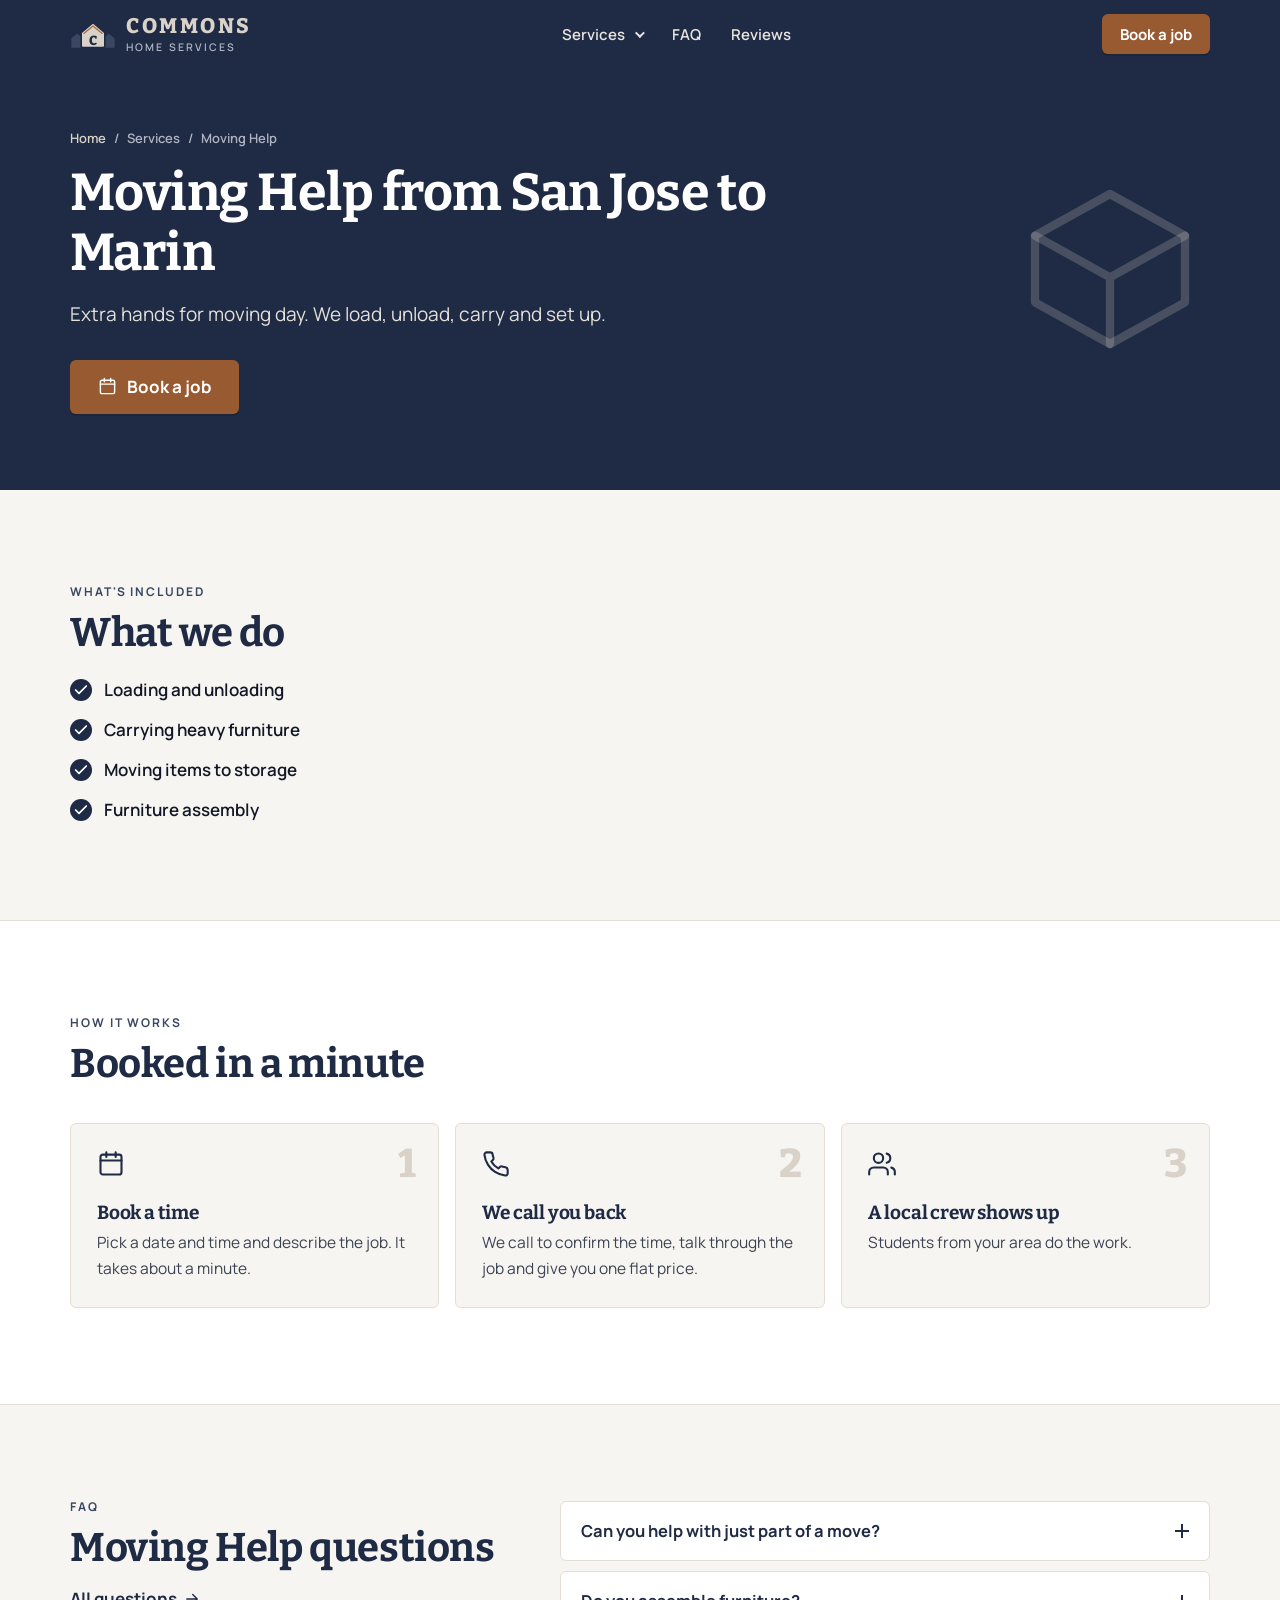
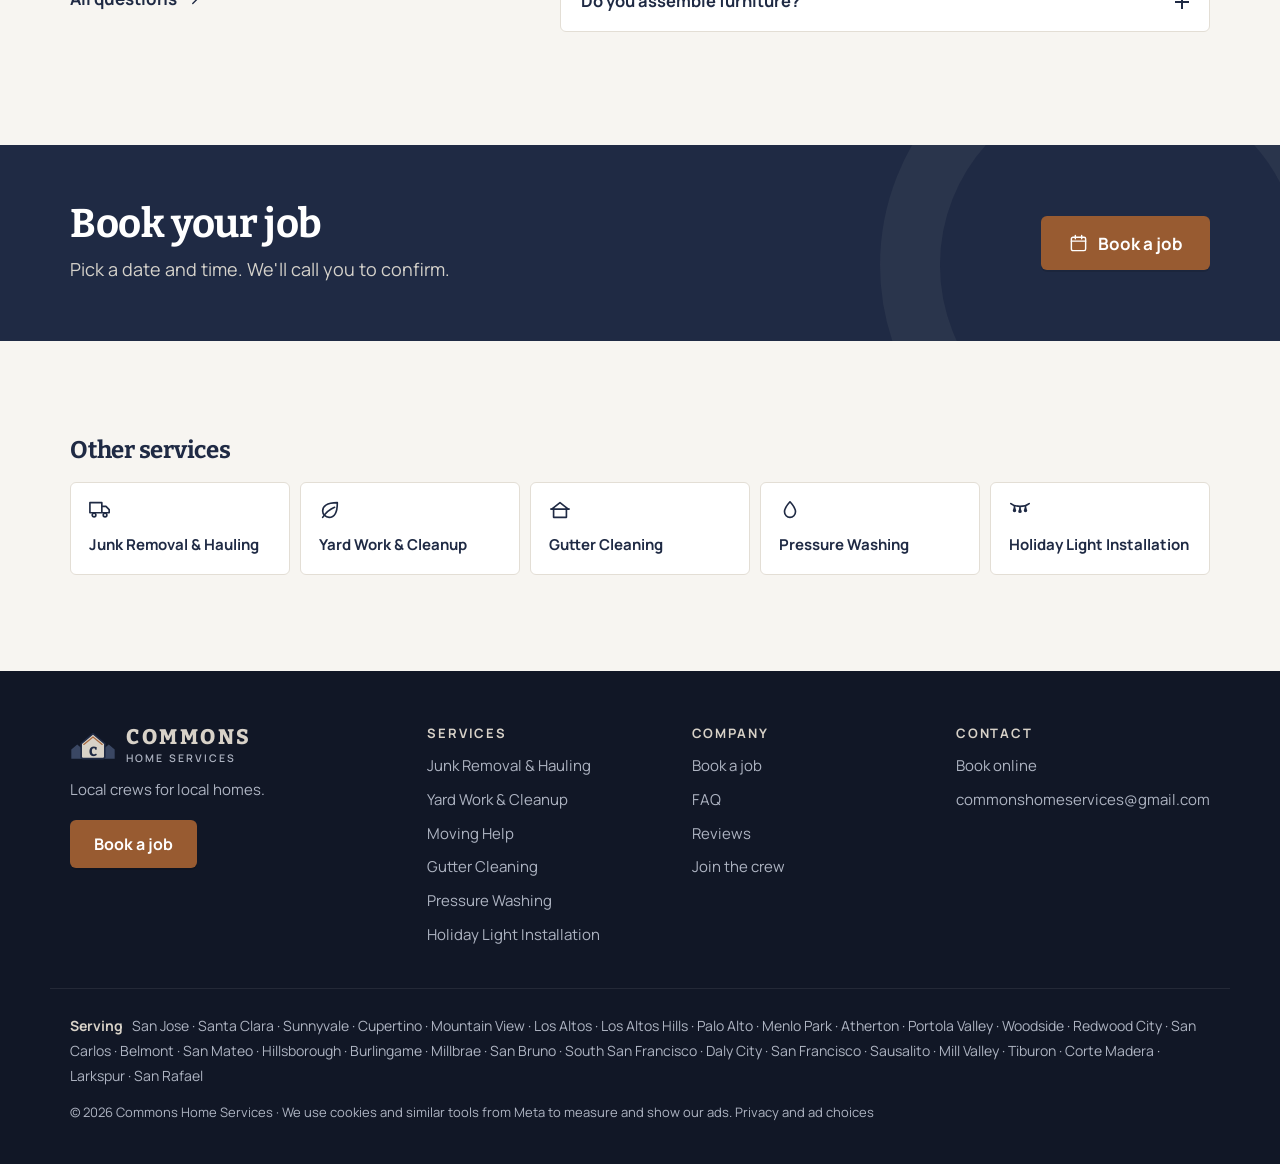
<file: moving-help.html>
<!doctype html>
<html lang="en">
<head>
<meta charset="utf-8">
<meta name="viewport" content="width=device-width, initial-scale=1">
<title>Moving Help from San Jose to Marin | Commons Home Services</title>
<meta name="description" content="Loading, unloading, carrying heavy furniture and assembly. Local student crews from San Jose to Marin. Book online.">
<link rel="canonical" href="https://commonshomeservices.com/moving-help.html">
<link rel="icon" href="favicon.svg" type="image/svg+xml">
<meta property="og:type" content="website">
<meta property="og:title" content="Moving Help from San Jose to Marin | Commons Home Services">
<meta property="og:description" content="Loading, unloading, carrying heavy furniture and assembly. Local student crews from San Jose to Marin. Book online.">
<meta property="og:image" content="https://commonshomeservices.com/img/og.jpg">
<meta property="og:url" content="https://commonshomeservices.com/moving-help.html">
<meta name="theme-color" content="#1F2A44">
<meta name="facebook-domain-verification" content="13prp94zv06i9u85zza3gkp50s1zy2">
<script>!function(f,b,e,v,n,t,s){if(f.fbq)return;n=f.fbq=function(){n.callMethod?n.callMethod.apply(n,arguments):n.queue.push(arguments)};if(!f._fbq)f._fbq=n;n.push=n;n.loaded=!0;n.version='2.0';n.queue=[];t=b.createElement(e);t.async=!0;t.src=v;s=b.getElementsByTagName(e)[0];s.parentNode.insertBefore(t,s)}(window,document,'script','https://connect.facebook.net/en_US/fbevents.js');fbq('init','3531043180431392');fbq('track','PageView');</script>
<link rel="preconnect" href="https://fonts.googleapis.com">
<link rel="preconnect" href="https://fonts.gstatic.com" crossorigin>
<link rel="stylesheet" href="https://fonts.googleapis.com/css2?family=Bitter:wght@700;800&family=Manrope:wght@400;500;600;700&display=swap">
<link rel="stylesheet" href="styles.css?v=e231e9af">
<script>document.documentElement.classList.add('js');window.COMMONS={"web3forms_key": "7eeca234-f80f-404b-94c5-455190755da7", "booking_hours": [8, 18], "email": "commonshomeservices@gmail.com"};</script>
<script src="site.js?v=74d1dad2" defer></script>
</head>
<body>
<a class="skip" href="#main">Skip to content</a>
<header class="site-header">
  <div class="wrap bar">
    <a class="brand" href="index.html" aria-label="Commons Home Services, home"><svg class="logo-mark" viewBox="0 0 140 100" aria-hidden="true"><path d="M4 90 L4 62 L22 47 L40 62 L40 90 Z M100 90 L100 62 L118 47 L136 62 L136 90 Z" fill="#3A4763"/><path d="M34 44 L70 14 L106 44 L106 84 Q106 90 100 90 L40 90 Q34 90 34 84 Z" fill="#D8D2C8" stroke="#1F2A44" stroke-width="5" stroke-linejoin="round"/><path d="M42 47 L70 24 L98 47" fill="none" stroke="#A8683E" stroke-width="3.5" stroke-linejoin="round" stroke-linecap="round"/><text x="70" y="83" text-anchor="middle" font-family="Bitter,Georgia,serif" font-weight="800" font-size="40" fill="#1F2A44">C</text></svg><span class="brand-text"><b>COMMONS</b><small>Home Services</small></span></a>
    <nav class="nav" id="nav" aria-label="Main">
      <div class="nav-drop">
        <button class="nav-link" aria-expanded="false" aria-controls="svc-menu">Services <span class="caret"></span></button>
        <div class="drop-menu" id="svc-menu"><a href="junk-removal.html"><svg class="ico" viewBox="0 0 24 24" fill="none" stroke="currentColor" stroke-width="1.8" stroke-linecap="round" stroke-linejoin="round" aria-hidden="true"><path d="M1 4h13v11H1zM14 8h4.5L22 11.5V15h-8z"/><circle cx="5.5" cy="17.5" r="2"/><circle cx="17.5" cy="17.5" r="2"/></svg>Junk Removal &amp; Hauling</a><a href="yard-work.html"><svg class="ico" viewBox="0 0 24 24" fill="none" stroke="currentColor" stroke-width="1.8" stroke-linecap="round" stroke-linejoin="round" aria-hidden="true"><path d="M11 20A7 7 0 0 1 4 13c0-5 4-9 16-9 0 12-4 16-9 16z"/><path d="M4 20c4-6 8-9 13-11"/></svg>Yard Work &amp; Cleanup</a><a href="moving-help.html"><svg class="ico" viewBox="0 0 24 24" fill="none" stroke="currentColor" stroke-width="1.8" stroke-linecap="round" stroke-linejoin="round" aria-hidden="true"><path d="M21 8 12 3 3 8v8l9 5 9-5z"/><path d="m3 8 9 5 9-5M12 13v8"/></svg>Moving Help</a><a href="gutter-cleaning.html"><svg class="ico" viewBox="0 0 24 24" fill="none" stroke="currentColor" stroke-width="1.8" stroke-linecap="round" stroke-linejoin="round" aria-hidden="true"><path d="M3 11 12 4l9 7"/><path d="M5 10v10h14V10"/><path d="M2 11h20"/></svg>Gutter Cleaning</a><a href="pressure-washing.html"><svg class="ico" viewBox="0 0 24 24" fill="none" stroke="currentColor" stroke-width="1.8" stroke-linecap="round" stroke-linejoin="round" aria-hidden="true"><path d="M12 3s6 6.5 6 11a6 6 0 0 1-12 0c0-4.5 6-11 6-11z"/></svg>Pressure Washing</a><a href="holiday-lights.html"><svg class="ico" viewBox="0 0 24 24" fill="none" stroke="currentColor" stroke-width="1.8" stroke-linecap="round" stroke-linejoin="round" aria-hidden="true"><path d="M2 5c5 4 15 4 20 0"/><path d="M6 7.5v2.5M12 8.5v2.5M18 7.5v2.5"/><path d="M5 12.5a1 1 0 0 0 2 0l-1-2.5zM11 13.5a1 1 0 0 0 2 0l-1-2.5zM17 12.5a1 1 0 0 0 2 0l-1-2.5z"/></svg>Holiday Light Installation</a></div>
      </div>
      <a class="nav-link" href="faq.html">FAQ</a>
      <a class="nav-link" href="index.html#reviews">Reviews</a>
    </nav>
    <div class="bar-actions">
      <a class="btn btn-primary btn-sm" href="book.html">Book a job</a>
      <button class="menu-btn" aria-label="Menu" aria-expanded="false" aria-controls="nav"><svg class="ico" viewBox="0 0 24 24" fill="none" stroke="currentColor" stroke-width="1.8" stroke-linecap="round" stroke-linejoin="round" aria-hidden="true"><path d="M3 6h18M3 12h18M3 18h18"/></svg></button>
    </div>
  </div>
</header>
<main id="main">

<section class="page-hero">
  <div class="wrap page-hero-grid">
    <div class="reveal">
      <nav class="crumbs" aria-label="Breadcrumb"><a href="index.html">Home</a><span>/</span><span>Services</span><span>/</span><span>Moving Help</span></nav>
      <h1>Moving Help from San Jose to Marin</h1>
      <p class="lede">Extra hands for moving day. We load, unload, carry and set up.</p>
      
      <div class="hero-actions">
        <a class="btn btn-primary btn-lg" href="book.html?service=moving-help"><svg class="ico" viewBox="0 0 24 24" fill="none" stroke="currentColor" stroke-width="1.8" stroke-linecap="round" stroke-linejoin="round" aria-hidden="true"><rect x="3" y="4" width="18" height="17" rx="2"/><path d="M3 9h18M8 2v4M16 2v4"/></svg>Book a job</a>
      </div>
    </div>
    <div class="page-hero-ico reveal"><svg class="big-ico" viewBox="0 0 24 24" fill="none" stroke="currentColor" stroke-width="1.8" stroke-linecap="round" stroke-linejoin="round" aria-hidden="true"><path d="M21 8 12 3 3 8v8l9 5 9-5z"/><path d="m3 8 9 5 9-5M12 13v8"/></svg></div>
  </div>
</section>

<section class="sec">
  <div class="wrap incl-grid">
    <div class="reveal"><p class="eyebrow">What's included</p><h2>What we do</h2><ul class="checks"><li><svg class="ico" viewBox="0 0 24 24" fill="none" stroke="currentColor" stroke-width="1.8" stroke-linecap="round" stroke-linejoin="round" aria-hidden="true"><path d="M20 6 9 17l-5-5"/></svg>Loading and unloading</li><li><svg class="ico" viewBox="0 0 24 24" fill="none" stroke="currentColor" stroke-width="1.8" stroke-linecap="round" stroke-linejoin="round" aria-hidden="true"><path d="M20 6 9 17l-5-5"/></svg>Carrying heavy furniture</li><li><svg class="ico" viewBox="0 0 24 24" fill="none" stroke="currentColor" stroke-width="1.8" stroke-linecap="round" stroke-linejoin="round" aria-hidden="true"><path d="M20 6 9 17l-5-5"/></svg>Moving items to storage</li><li><svg class="ico" viewBox="0 0 24 24" fill="none" stroke="currentColor" stroke-width="1.8" stroke-linecap="round" stroke-linejoin="round" aria-hidden="true"><path d="M20 6 9 17l-5-5"/></svg>Furniture assembly</li></ul></div>
    
  </div>
</section>

<section class="sec sec-alt">
  <div class="wrap">
    <div class="sec-head reveal"><p class="eyebrow">How it works</p><h2>Booked in a minute</h2></div>
    <ol class="steps"><li class="reveal"><svg class="ico" viewBox="0 0 24 24" fill="none" stroke="currentColor" stroke-width="1.8" stroke-linecap="round" stroke-linejoin="round" aria-hidden="true"><rect x="3" y="4" width="18" height="17" rx="2"/><path d="M3 9h18M8 2v4M16 2v4"/></svg><span class="step-n">1</span><h3>Book a time</h3><p>Pick a date and time and describe the job. It takes about a minute.</p></li><li class="reveal"><svg class="ico" viewBox="0 0 24 24" fill="none" stroke="currentColor" stroke-width="1.8" stroke-linecap="round" stroke-linejoin="round" aria-hidden="true"><path d="M22 16.9v3a2 2 0 0 1-2.2 2 19.8 19.8 0 0 1-8.6-3.1 19.5 19.5 0 0 1-6-6A19.8 19.8 0 0 1 2.1 4.2 2 2 0 0 1 4.1 2h3a2 2 0 0 1 2 1.7c.1.9.4 1.8.7 2.7a2 2 0 0 1-.5 2.1L8 9.8a16 16 0 0 0 6 6l1.3-1.3a2 2 0 0 1 2.1-.4c.9.3 1.8.6 2.7.7a2 2 0 0 1 1.7 2z"/></svg><span class="step-n">2</span><h3>We call you back</h3><p>We call to confirm the time, talk through the job and give you one flat price.</p></li><li class="reveal"><svg class="ico" viewBox="0 0 24 24" fill="none" stroke="currentColor" stroke-width="1.8" stroke-linecap="round" stroke-linejoin="round" aria-hidden="true"><path d="M17 21v-2a4 4 0 0 0-4-4H5a4 4 0 0 0-4 4v2"/><circle cx="9" cy="7" r="4"/><path d="M23 21v-2a4 4 0 0 0-3-3.9M16 3.1a4 4 0 0 1 0 7.8"/></svg><span class="step-n">3</span><h3>A local crew shows up</h3><p>Students from your area do the work.</p></li></ol>
  </div>
</section>

<section class="sec">
  <div class="wrap faq-wrap">
    <div class="sec-head reveal"><p class="eyebrow">FAQ</p><h2>Moving Help questions</h2><a class="link-arrow" href="faq.html">All questions <svg class="arr" viewBox="0 0 24 24" fill="none" stroke="currentColor" stroke-width="1.8" stroke-linecap="round" stroke-linejoin="round" aria-hidden="true"><path d="M5 12h14M13 6l6 6-6 6"/></svg></a></div>
    <div class="faq"><details class="reveal"><summary>Can you help with just part of a move?<span class="plus"></span></summary><p>Yes. Tell us what needs to move in the job description.</p></details><details class="reveal"><summary>Do you assemble furniture?<span class="plus"></span></summary><p>Yes. Furniture assembly is one of our services.</p></details></div>
  </div>
</section>

<section class="cta-band">
  <div class="wrap cta-inner reveal">
    <div><h2>Book your job</h2><p>Pick a date and time. We'll call you to confirm.</p></div>
    <div class="cta-actions">
      <a class="btn btn-primary btn-lg" href="book.html?service=moving-help"><svg class="ico" viewBox="0 0 24 24" fill="none" stroke="currentColor" stroke-width="1.8" stroke-linecap="round" stroke-linejoin="round" aria-hidden="true"><rect x="3" y="4" width="18" height="17" rx="2"/><path d="M3 9h18M8 2v4M16 2v4"/></svg>Book a job</a>
    </div>
  </div>
</section>
<section class="sec other-svc"><div class="wrap"><h2 class="reveal">Other services</h2><div class="other-grid reveal"><a href="junk-removal.html"><svg class="ico" viewBox="0 0 24 24" fill="none" stroke="currentColor" stroke-width="1.8" stroke-linecap="round" stroke-linejoin="round" aria-hidden="true"><path d="M1 4h13v11H1zM14 8h4.5L22 11.5V15h-8z"/><circle cx="5.5" cy="17.5" r="2"/><circle cx="17.5" cy="17.5" r="2"/></svg>Junk Removal &amp; Hauling</a><a href="yard-work.html"><svg class="ico" viewBox="0 0 24 24" fill="none" stroke="currentColor" stroke-width="1.8" stroke-linecap="round" stroke-linejoin="round" aria-hidden="true"><path d="M11 20A7 7 0 0 1 4 13c0-5 4-9 16-9 0 12-4 16-9 16z"/><path d="M4 20c4-6 8-9 13-11"/></svg>Yard Work &amp; Cleanup</a><a href="gutter-cleaning.html"><svg class="ico" viewBox="0 0 24 24" fill="none" stroke="currentColor" stroke-width="1.8" stroke-linecap="round" stroke-linejoin="round" aria-hidden="true"><path d="M3 11 12 4l9 7"/><path d="M5 10v10h14V10"/><path d="M2 11h20"/></svg>Gutter Cleaning</a><a href="pressure-washing.html"><svg class="ico" viewBox="0 0 24 24" fill="none" stroke="currentColor" stroke-width="1.8" stroke-linecap="round" stroke-linejoin="round" aria-hidden="true"><path d="M12 3s6 6.5 6 11a6 6 0 0 1-12 0c0-4.5 6-11 6-11z"/></svg>Pressure Washing</a><a href="holiday-lights.html"><svg class="ico" viewBox="0 0 24 24" fill="none" stroke="currentColor" stroke-width="1.8" stroke-linecap="round" stroke-linejoin="round" aria-hidden="true"><path d="M2 5c5 4 15 4 20 0"/><path d="M6 7.5v2.5M12 8.5v2.5M18 7.5v2.5"/><path d="M5 12.5a1 1 0 0 0 2 0l-1-2.5zM11 13.5a1 1 0 0 0 2 0l-1-2.5zM17 12.5a1 1 0 0 0 2 0l-1-2.5z"/></svg>Holiday Light Installation</a></div></div></section>
</main>
<footer class="site-footer">
  <div class="wrap foot-grid">
    <div class="foot-brand">
      <a class="brand" href="index.html"><svg class="logo-mark" viewBox="0 0 140 100" aria-hidden="true"><path d="M4 90 L4 62 L22 47 L40 62 L40 90 Z M100 90 L100 62 L118 47 L136 62 L136 90 Z" fill="#3A4763"/><path d="M34 44 L70 14 L106 44 L106 84 Q106 90 100 90 L40 90 Q34 90 34 84 Z" fill="#D8D2C8" stroke="#1F2A44" stroke-width="5" stroke-linejoin="round"/><path d="M42 47 L70 24 L98 47" fill="none" stroke="#A8683E" stroke-width="3.5" stroke-linejoin="round" stroke-linecap="round"/><text x="70" y="83" text-anchor="middle" font-family="Bitter,Georgia,serif" font-weight="800" font-size="40" fill="#1F2A44">C</text></svg><span class="brand-text"><b>COMMONS</b><small>Home Services</small></span></a>
      <p>Local crews for local homes.</p>
      <a class="btn btn-primary" href="book.html">Book a job</a>
    </div>
    <div><h3>Services</h3><ul><li><a href="junk-removal.html">Junk Removal &amp; Hauling</a></li><li><a href="yard-work.html">Yard Work &amp; Cleanup</a></li><li><a href="moving-help.html">Moving Help</a></li><li><a href="gutter-cleaning.html">Gutter Cleaning</a></li><li><a href="pressure-washing.html">Pressure Washing</a></li><li><a href="holiday-lights.html">Holiday Light Installation</a></li></ul></div>
    <div><h3>Company</h3><ul><li><a href="book.html">Book a job</a></li><li><a href="faq.html">FAQ</a></li><li><a href="index.html#reviews">Reviews</a></li><li><a href="crew.html">Join the crew</a></li></ul></div>
    <div><h3>Contact</h3><ul><li><a href="book.html">Book online</a></li><li><a href="mailto:commonshomeservices@gmail.com">commonshomeservices@gmail.com</a></li></ul></div>
  </div>
  <div class="wrap foot-towns"><span>Serving</span> San Jose · Santa Clara · Sunnyvale · Cupertino · Mountain View · Los Altos · Los Altos Hills · Palo Alto · Menlo Park · Atherton · Portola Valley · Woodside · Redwood City · San Carlos · Belmont · San Mateo · Hillsborough · Burlingame · Millbrae · San Bruno · South San Francisco · Daly City · San Francisco · Sausalito · Mill Valley · Tiburon · Corte Madera · Larkspur · San Rafael</div>
  <div class="wrap foot-legal">© 2026 Commons Home Services · We use cookies and similar tools from Meta to measure and show our ads. <a href="privacy.html">Privacy and ad choices</a></div>
</footer>
<nav class="dock" aria-label="Book a job">
  <a class="btn btn-primary" href="book.html"><svg class="ico" viewBox="0 0 24 24" fill="none" stroke="currentColor" stroke-width="1.8" stroke-linecap="round" stroke-linejoin="round" aria-hidden="true"><rect x="3" y="4" width="18" height="17" rx="2"/><path d="M3 9h18M8 2v4M16 2v4"/></svg>Book a job</a>
</nav>
<script type='module' src='https://static.cloudflareinsights.com/beacon.min.js' data-cf-beacon='{"token": "bfb28db853c5455f8fc0d0047388a77a"}'></script>
</body>
</html>
</file>
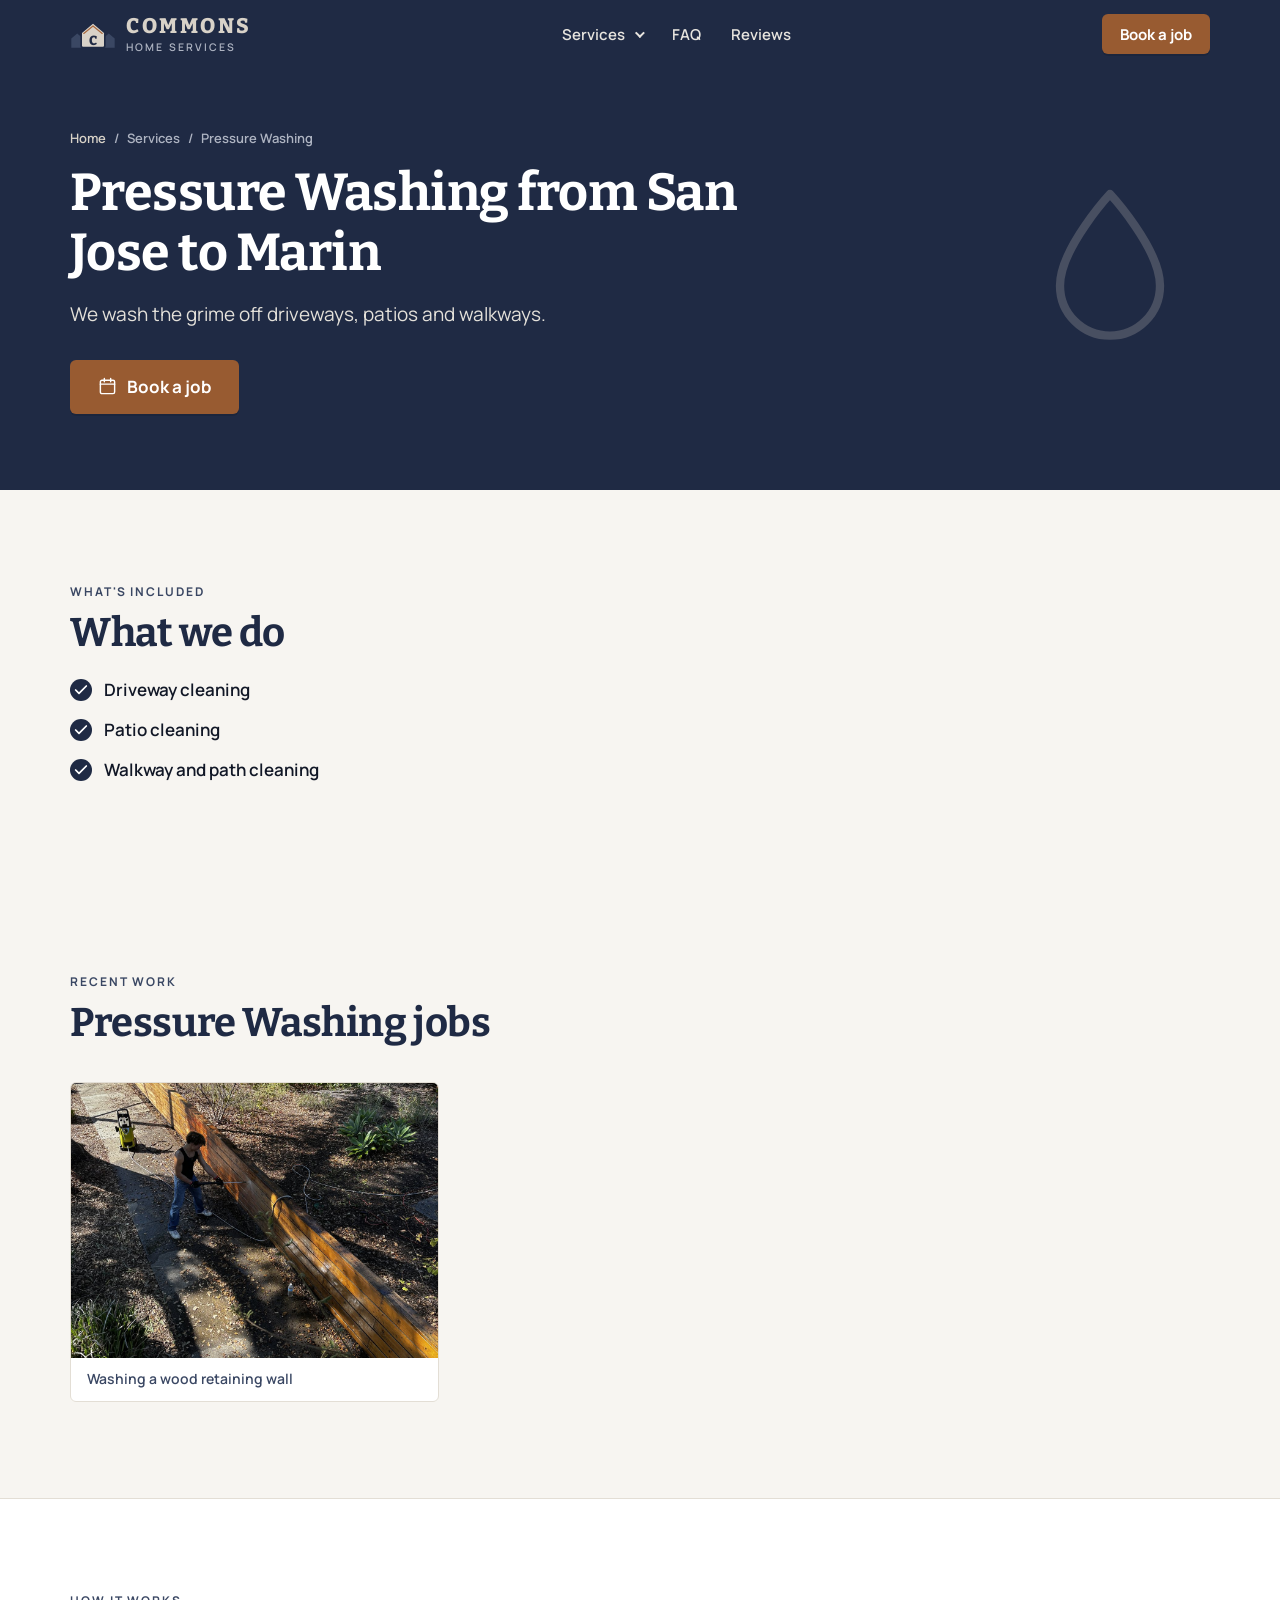
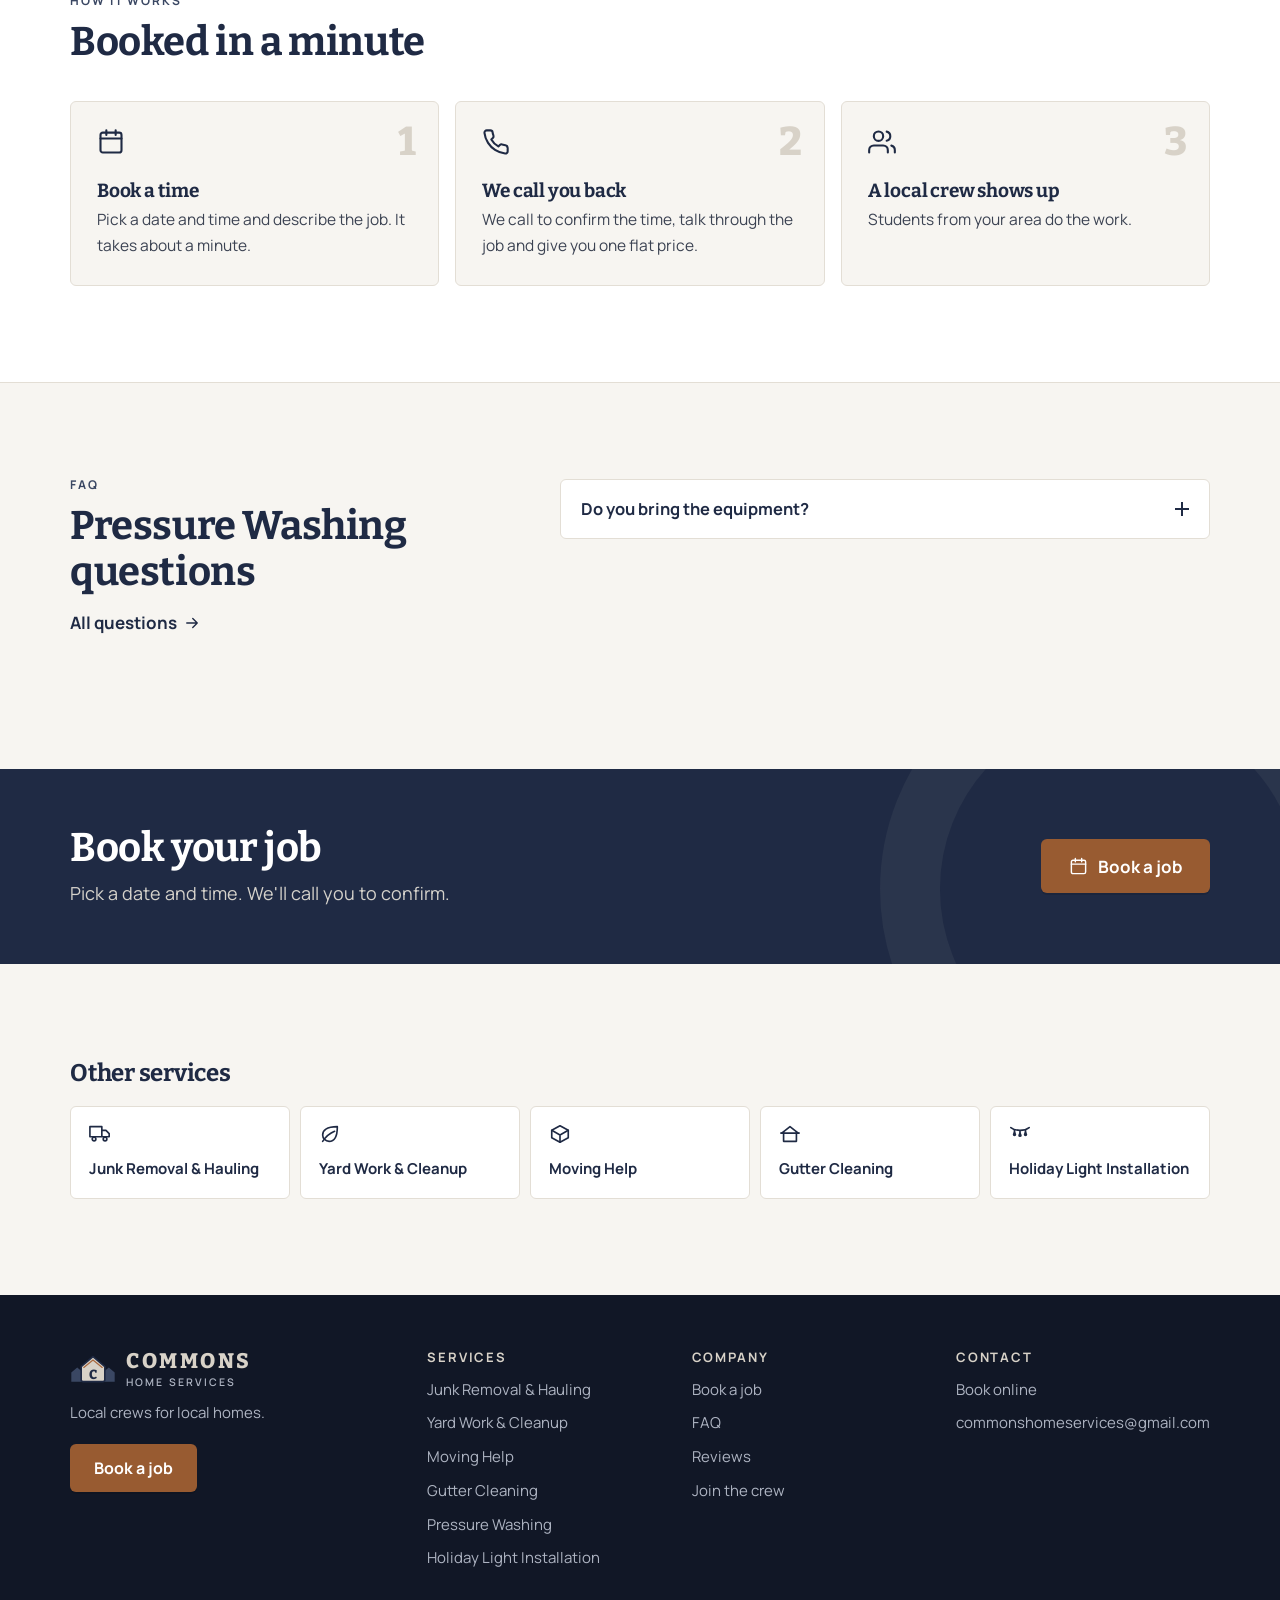
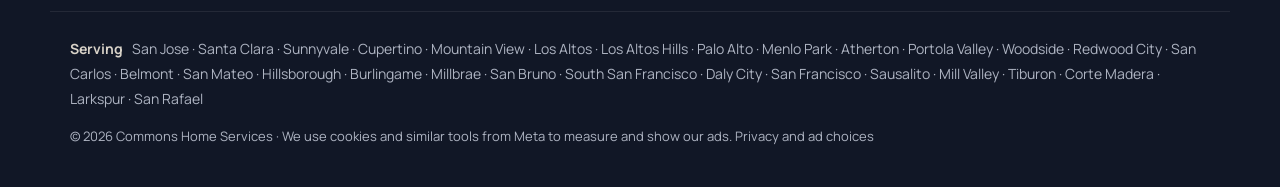
<file: pressure-washing.html>
<!doctype html>
<html lang="en">
<head>
<meta charset="utf-8">
<meta name="viewport" content="width=device-width, initial-scale=1">
<title>Pressure Washing from San Jose to Marin | Commons Home Services</title>
<meta name="description" content="Driveways, patios and walkways. Local student crews from San Jose to Marin. Book online.">
<link rel="canonical" href="https://commonshomeservices.com/pressure-washing.html">
<link rel="icon" href="favicon.svg" type="image/svg+xml">
<meta property="og:type" content="website">
<meta property="og:title" content="Pressure Washing from San Jose to Marin | Commons Home Services">
<meta property="og:description" content="Driveways, patios and walkways. Local student crews from San Jose to Marin. Book online.">
<meta property="og:image" content="https://commonshomeservices.com/img/og.jpg">
<meta property="og:url" content="https://commonshomeservices.com/pressure-washing.html">
<meta name="theme-color" content="#1F2A44">
<meta name="facebook-domain-verification" content="13prp94zv06i9u85zza3gkp50s1zy2">
<script>!function(f,b,e,v,n,t,s){if(f.fbq)return;n=f.fbq=function(){n.callMethod?n.callMethod.apply(n,arguments):n.queue.push(arguments)};if(!f._fbq)f._fbq=n;n.push=n;n.loaded=!0;n.version='2.0';n.queue=[];t=b.createElement(e);t.async=!0;t.src=v;s=b.getElementsByTagName(e)[0];s.parentNode.insertBefore(t,s)}(window,document,'script','https://connect.facebook.net/en_US/fbevents.js');fbq('init','3531043180431392');fbq('track','PageView');</script>
<link rel="preconnect" href="https://fonts.googleapis.com">
<link rel="preconnect" href="https://fonts.gstatic.com" crossorigin>
<link rel="stylesheet" href="https://fonts.googleapis.com/css2?family=Bitter:wght@700;800&family=Manrope:wght@400;500;600;700&display=swap">
<link rel="stylesheet" href="styles.css?v=e231e9af">
<script>document.documentElement.classList.add('js');window.COMMONS={"web3forms_key": "7eeca234-f80f-404b-94c5-455190755da7", "booking_hours": [8, 18], "email": "commonshomeservices@gmail.com"};</script>
<script src="site.js?v=74d1dad2" defer></script>
</head>
<body>
<a class="skip" href="#main">Skip to content</a>
<header class="site-header">
  <div class="wrap bar">
    <a class="brand" href="index.html" aria-label="Commons Home Services, home"><svg class="logo-mark" viewBox="0 0 140 100" aria-hidden="true"><path d="M4 90 L4 62 L22 47 L40 62 L40 90 Z M100 90 L100 62 L118 47 L136 62 L136 90 Z" fill="#3A4763"/><path d="M34 44 L70 14 L106 44 L106 84 Q106 90 100 90 L40 90 Q34 90 34 84 Z" fill="#D8D2C8" stroke="#1F2A44" stroke-width="5" stroke-linejoin="round"/><path d="M42 47 L70 24 L98 47" fill="none" stroke="#A8683E" stroke-width="3.5" stroke-linejoin="round" stroke-linecap="round"/><text x="70" y="83" text-anchor="middle" font-family="Bitter,Georgia,serif" font-weight="800" font-size="40" fill="#1F2A44">C</text></svg><span class="brand-text"><b>COMMONS</b><small>Home Services</small></span></a>
    <nav class="nav" id="nav" aria-label="Main">
      <div class="nav-drop">
        <button class="nav-link" aria-expanded="false" aria-controls="svc-menu">Services <span class="caret"></span></button>
        <div class="drop-menu" id="svc-menu"><a href="junk-removal.html"><svg class="ico" viewBox="0 0 24 24" fill="none" stroke="currentColor" stroke-width="1.8" stroke-linecap="round" stroke-linejoin="round" aria-hidden="true"><path d="M1 4h13v11H1zM14 8h4.5L22 11.5V15h-8z"/><circle cx="5.5" cy="17.5" r="2"/><circle cx="17.5" cy="17.5" r="2"/></svg>Junk Removal &amp; Hauling</a><a href="yard-work.html"><svg class="ico" viewBox="0 0 24 24" fill="none" stroke="currentColor" stroke-width="1.8" stroke-linecap="round" stroke-linejoin="round" aria-hidden="true"><path d="M11 20A7 7 0 0 1 4 13c0-5 4-9 16-9 0 12-4 16-9 16z"/><path d="M4 20c4-6 8-9 13-11"/></svg>Yard Work &amp; Cleanup</a><a href="moving-help.html"><svg class="ico" viewBox="0 0 24 24" fill="none" stroke="currentColor" stroke-width="1.8" stroke-linecap="round" stroke-linejoin="round" aria-hidden="true"><path d="M21 8 12 3 3 8v8l9 5 9-5z"/><path d="m3 8 9 5 9-5M12 13v8"/></svg>Moving Help</a><a href="gutter-cleaning.html"><svg class="ico" viewBox="0 0 24 24" fill="none" stroke="currentColor" stroke-width="1.8" stroke-linecap="round" stroke-linejoin="round" aria-hidden="true"><path d="M3 11 12 4l9 7"/><path d="M5 10v10h14V10"/><path d="M2 11h20"/></svg>Gutter Cleaning</a><a href="pressure-washing.html"><svg class="ico" viewBox="0 0 24 24" fill="none" stroke="currentColor" stroke-width="1.8" stroke-linecap="round" stroke-linejoin="round" aria-hidden="true"><path d="M12 3s6 6.5 6 11a6 6 0 0 1-12 0c0-4.5 6-11 6-11z"/></svg>Pressure Washing</a><a href="holiday-lights.html"><svg class="ico" viewBox="0 0 24 24" fill="none" stroke="currentColor" stroke-width="1.8" stroke-linecap="round" stroke-linejoin="round" aria-hidden="true"><path d="M2 5c5 4 15 4 20 0"/><path d="M6 7.5v2.5M12 8.5v2.5M18 7.5v2.5"/><path d="M5 12.5a1 1 0 0 0 2 0l-1-2.5zM11 13.5a1 1 0 0 0 2 0l-1-2.5zM17 12.5a1 1 0 0 0 2 0l-1-2.5z"/></svg>Holiday Light Installation</a></div>
      </div>
      <a class="nav-link" href="faq.html">FAQ</a>
      <a class="nav-link" href="index.html#reviews">Reviews</a>
    </nav>
    <div class="bar-actions">
      <a class="btn btn-primary btn-sm" href="book.html">Book a job</a>
      <button class="menu-btn" aria-label="Menu" aria-expanded="false" aria-controls="nav"><svg class="ico" viewBox="0 0 24 24" fill="none" stroke="currentColor" stroke-width="1.8" stroke-linecap="round" stroke-linejoin="round" aria-hidden="true"><path d="M3 6h18M3 12h18M3 18h18"/></svg></button>
    </div>
  </div>
</header>
<main id="main">

<section class="page-hero">
  <div class="wrap page-hero-grid">
    <div class="reveal">
      <nav class="crumbs" aria-label="Breadcrumb"><a href="index.html">Home</a><span>/</span><span>Services</span><span>/</span><span>Pressure Washing</span></nav>
      <h1>Pressure Washing from San Jose to Marin</h1>
      <p class="lede">We wash the grime off driveways, patios and walkways.</p>
      
      <div class="hero-actions">
        <a class="btn btn-primary btn-lg" href="book.html?service=pressure-washing"><svg class="ico" viewBox="0 0 24 24" fill="none" stroke="currentColor" stroke-width="1.8" stroke-linecap="round" stroke-linejoin="round" aria-hidden="true"><rect x="3" y="4" width="18" height="17" rx="2"/><path d="M3 9h18M8 2v4M16 2v4"/></svg>Book a job</a>
      </div>
    </div>
    <div class="page-hero-ico reveal"><svg class="big-ico" viewBox="0 0 24 24" fill="none" stroke="currentColor" stroke-width="1.8" stroke-linecap="round" stroke-linejoin="round" aria-hidden="true"><path d="M12 3s6 6.5 6 11a6 6 0 0 1-12 0c0-4.5 6-11 6-11z"/></svg></div>
  </div>
</section>

<section class="sec">
  <div class="wrap incl-grid">
    <div class="reveal"><p class="eyebrow">What's included</p><h2>What we do</h2><ul class="checks"><li><svg class="ico" viewBox="0 0 24 24" fill="none" stroke="currentColor" stroke-width="1.8" stroke-linecap="round" stroke-linejoin="round" aria-hidden="true"><path d="M20 6 9 17l-5-5"/></svg>Driveway cleaning</li><li><svg class="ico" viewBox="0 0 24 24" fill="none" stroke="currentColor" stroke-width="1.8" stroke-linecap="round" stroke-linejoin="round" aria-hidden="true"><path d="M20 6 9 17l-5-5"/></svg>Patio cleaning</li><li><svg class="ico" viewBox="0 0 24 24" fill="none" stroke="currentColor" stroke-width="1.8" stroke-linecap="round" stroke-linejoin="round" aria-hidden="true"><path d="M20 6 9 17l-5-5"/></svg>Walkway and path cleaning</li></ul></div>
    
  </div>
</section>
<section class="sec"><div class="wrap"><div class="sec-head reveal"><p class="eyebrow">Recent work</p><h2>Pressure Washing jobs</h2></div><div class="carousel reveal" data-count="1" aria-roledescription="carousel" aria-label="Pressure Washing photos">
  <div class="track" tabindex="0"><figure class="slide"><img src="img/pressure-wash-wall.jpg" alt="Crew member pressure washing a long wooden retaining wall beside a walkway" loading="lazy" width="1200" height="628"><figcaption>Washing a wood retaining wall</figcaption></figure></div>
  <div class="car-ctrl">
    <button class="car-btn prev" aria-label="Previous photo"><svg viewBox="0 0 24 24" fill="none" stroke="currentColor" stroke-width="2" aria-hidden="true"><path d="M15 6l-6 6 6 6"/></svg></button>
    <div class="dots" aria-hidden="true"></div>
    <button class="car-btn next" aria-label="Next photo"><svg viewBox="0 0 24 24" fill="none" stroke="currentColor" stroke-width="2" aria-hidden="true"><path d="M9 6l6 6-6 6"/></svg></button>
  </div>
</div></div></section>
<section class="sec sec-alt">
  <div class="wrap">
    <div class="sec-head reveal"><p class="eyebrow">How it works</p><h2>Booked in a minute</h2></div>
    <ol class="steps"><li class="reveal"><svg class="ico" viewBox="0 0 24 24" fill="none" stroke="currentColor" stroke-width="1.8" stroke-linecap="round" stroke-linejoin="round" aria-hidden="true"><rect x="3" y="4" width="18" height="17" rx="2"/><path d="M3 9h18M8 2v4M16 2v4"/></svg><span class="step-n">1</span><h3>Book a time</h3><p>Pick a date and time and describe the job. It takes about a minute.</p></li><li class="reveal"><svg class="ico" viewBox="0 0 24 24" fill="none" stroke="currentColor" stroke-width="1.8" stroke-linecap="round" stroke-linejoin="round" aria-hidden="true"><path d="M22 16.9v3a2 2 0 0 1-2.2 2 19.8 19.8 0 0 1-8.6-3.1 19.5 19.5 0 0 1-6-6A19.8 19.8 0 0 1 2.1 4.2 2 2 0 0 1 4.1 2h3a2 2 0 0 1 2 1.7c.1.9.4 1.8.7 2.7a2 2 0 0 1-.5 2.1L8 9.8a16 16 0 0 0 6 6l1.3-1.3a2 2 0 0 1 2.1-.4c.9.3 1.8.6 2.7.7a2 2 0 0 1 1.7 2z"/></svg><span class="step-n">2</span><h3>We call you back</h3><p>We call to confirm the time, talk through the job and give you one flat price.</p></li><li class="reveal"><svg class="ico" viewBox="0 0 24 24" fill="none" stroke="currentColor" stroke-width="1.8" stroke-linecap="round" stroke-linejoin="round" aria-hidden="true"><path d="M17 21v-2a4 4 0 0 0-4-4H5a4 4 0 0 0-4 4v2"/><circle cx="9" cy="7" r="4"/><path d="M23 21v-2a4 4 0 0 0-3-3.9M16 3.1a4 4 0 0 1 0 7.8"/></svg><span class="step-n">3</span><h3>A local crew shows up</h3><p>Students from your area do the work.</p></li></ol>
  </div>
</section>

<section class="sec">
  <div class="wrap faq-wrap">
    <div class="sec-head reveal"><p class="eyebrow">FAQ</p><h2>Pressure Washing questions</h2><a class="link-arrow" href="faq.html">All questions <svg class="arr" viewBox="0 0 24 24" fill="none" stroke="currentColor" stroke-width="1.8" stroke-linecap="round" stroke-linejoin="round" aria-hidden="true"><path d="M5 12h14M13 6l6 6-6 6"/></svg></a></div>
    <div class="faq"><details class="reveal"><summary>Do you bring the equipment?<span class="plus"></span></summary><p>Yes. We bring the pressure washer.</p></details></div>
  </div>
</section>

<section class="cta-band">
  <div class="wrap cta-inner reveal">
    <div><h2>Book your job</h2><p>Pick a date and time. We'll call you to confirm.</p></div>
    <div class="cta-actions">
      <a class="btn btn-primary btn-lg" href="book.html?service=pressure-washing"><svg class="ico" viewBox="0 0 24 24" fill="none" stroke="currentColor" stroke-width="1.8" stroke-linecap="round" stroke-linejoin="round" aria-hidden="true"><rect x="3" y="4" width="18" height="17" rx="2"/><path d="M3 9h18M8 2v4M16 2v4"/></svg>Book a job</a>
    </div>
  </div>
</section>
<section class="sec other-svc"><div class="wrap"><h2 class="reveal">Other services</h2><div class="other-grid reveal"><a href="junk-removal.html"><svg class="ico" viewBox="0 0 24 24" fill="none" stroke="currentColor" stroke-width="1.8" stroke-linecap="round" stroke-linejoin="round" aria-hidden="true"><path d="M1 4h13v11H1zM14 8h4.5L22 11.5V15h-8z"/><circle cx="5.5" cy="17.5" r="2"/><circle cx="17.5" cy="17.5" r="2"/></svg>Junk Removal &amp; Hauling</a><a href="yard-work.html"><svg class="ico" viewBox="0 0 24 24" fill="none" stroke="currentColor" stroke-width="1.8" stroke-linecap="round" stroke-linejoin="round" aria-hidden="true"><path d="M11 20A7 7 0 0 1 4 13c0-5 4-9 16-9 0 12-4 16-9 16z"/><path d="M4 20c4-6 8-9 13-11"/></svg>Yard Work &amp; Cleanup</a><a href="moving-help.html"><svg class="ico" viewBox="0 0 24 24" fill="none" stroke="currentColor" stroke-width="1.8" stroke-linecap="round" stroke-linejoin="round" aria-hidden="true"><path d="M21 8 12 3 3 8v8l9 5 9-5z"/><path d="m3 8 9 5 9-5M12 13v8"/></svg>Moving Help</a><a href="gutter-cleaning.html"><svg class="ico" viewBox="0 0 24 24" fill="none" stroke="currentColor" stroke-width="1.8" stroke-linecap="round" stroke-linejoin="round" aria-hidden="true"><path d="M3 11 12 4l9 7"/><path d="M5 10v10h14V10"/><path d="M2 11h20"/></svg>Gutter Cleaning</a><a href="holiday-lights.html"><svg class="ico" viewBox="0 0 24 24" fill="none" stroke="currentColor" stroke-width="1.8" stroke-linecap="round" stroke-linejoin="round" aria-hidden="true"><path d="M2 5c5 4 15 4 20 0"/><path d="M6 7.5v2.5M12 8.5v2.5M18 7.5v2.5"/><path d="M5 12.5a1 1 0 0 0 2 0l-1-2.5zM11 13.5a1 1 0 0 0 2 0l-1-2.5zM17 12.5a1 1 0 0 0 2 0l-1-2.5z"/></svg>Holiday Light Installation</a></div></div></section>
</main>
<footer class="site-footer">
  <div class="wrap foot-grid">
    <div class="foot-brand">
      <a class="brand" href="index.html"><svg class="logo-mark" viewBox="0 0 140 100" aria-hidden="true"><path d="M4 90 L4 62 L22 47 L40 62 L40 90 Z M100 90 L100 62 L118 47 L136 62 L136 90 Z" fill="#3A4763"/><path d="M34 44 L70 14 L106 44 L106 84 Q106 90 100 90 L40 90 Q34 90 34 84 Z" fill="#D8D2C8" stroke="#1F2A44" stroke-width="5" stroke-linejoin="round"/><path d="M42 47 L70 24 L98 47" fill="none" stroke="#A8683E" stroke-width="3.5" stroke-linejoin="round" stroke-linecap="round"/><text x="70" y="83" text-anchor="middle" font-family="Bitter,Georgia,serif" font-weight="800" font-size="40" fill="#1F2A44">C</text></svg><span class="brand-text"><b>COMMONS</b><small>Home Services</small></span></a>
      <p>Local crews for local homes.</p>
      <a class="btn btn-primary" href="book.html">Book a job</a>
    </div>
    <div><h3>Services</h3><ul><li><a href="junk-removal.html">Junk Removal &amp; Hauling</a></li><li><a href="yard-work.html">Yard Work &amp; Cleanup</a></li><li><a href="moving-help.html">Moving Help</a></li><li><a href="gutter-cleaning.html">Gutter Cleaning</a></li><li><a href="pressure-washing.html">Pressure Washing</a></li><li><a href="holiday-lights.html">Holiday Light Installation</a></li></ul></div>
    <div><h3>Company</h3><ul><li><a href="book.html">Book a job</a></li><li><a href="faq.html">FAQ</a></li><li><a href="index.html#reviews">Reviews</a></li><li><a href="crew.html">Join the crew</a></li></ul></div>
    <div><h3>Contact</h3><ul><li><a href="book.html">Book online</a></li><li><a href="mailto:commonshomeservices@gmail.com">commonshomeservices@gmail.com</a></li></ul></div>
  </div>
  <div class="wrap foot-towns"><span>Serving</span> San Jose · Santa Clara · Sunnyvale · Cupertino · Mountain View · Los Altos · Los Altos Hills · Palo Alto · Menlo Park · Atherton · Portola Valley · Woodside · Redwood City · San Carlos · Belmont · San Mateo · Hillsborough · Burlingame · Millbrae · San Bruno · South San Francisco · Daly City · San Francisco · Sausalito · Mill Valley · Tiburon · Corte Madera · Larkspur · San Rafael</div>
  <div class="wrap foot-legal">© 2026 Commons Home Services · We use cookies and similar tools from Meta to measure and show our ads. <a href="privacy.html">Privacy and ad choices</a></div>
</footer>
<nav class="dock" aria-label="Book a job">
  <a class="btn btn-primary" href="book.html"><svg class="ico" viewBox="0 0 24 24" fill="none" stroke="currentColor" stroke-width="1.8" stroke-linecap="round" stroke-linejoin="round" aria-hidden="true"><rect x="3" y="4" width="18" height="17" rx="2"/><path d="M3 9h18M8 2v4M16 2v4"/></svg>Book a job</a>
</nav>
<script type='module' src='https://static.cloudflareinsights.com/beacon.min.js' data-cf-beacon='{"token": "bfb28db853c5455f8fc0d0047388a77a"}'></script>
</body>
</html>
</file>
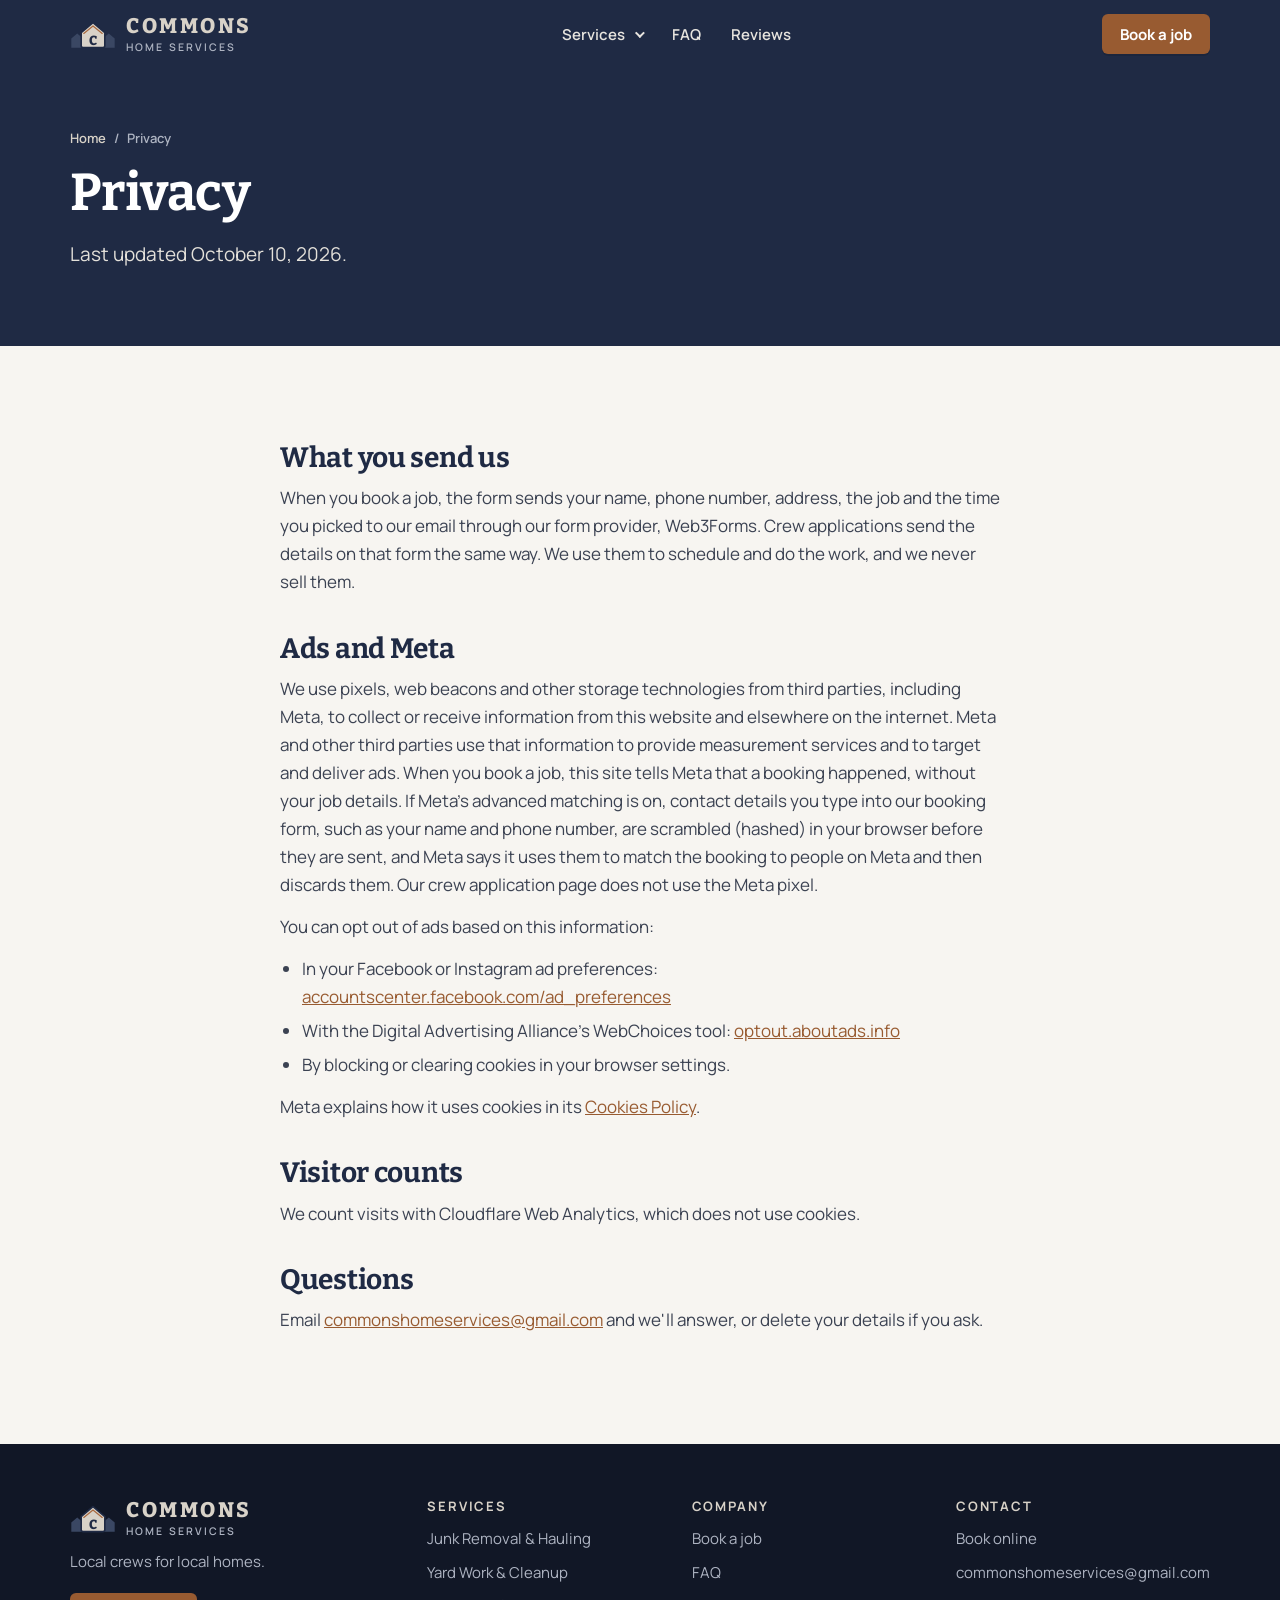
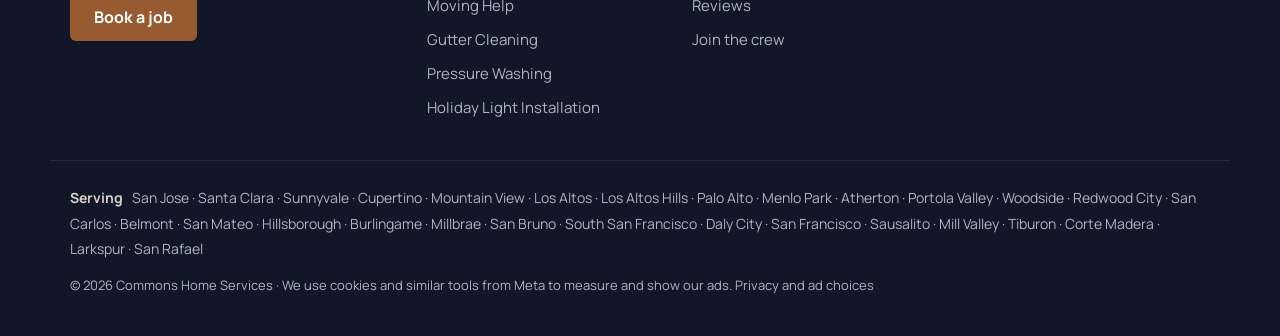
<file: privacy.html>
<!doctype html>
<html lang="en">
<head>
<meta charset="utf-8">
<meta name="viewport" content="width=device-width, initial-scale=1">
<title>Privacy | Commons Home Services</title>
<meta name="description" content="How Commons Home Services handles booking details, ads and visitor counts.">
<link rel="canonical" href="https://commonshomeservices.com/privacy.html">
<link rel="icon" href="favicon.svg" type="image/svg+xml">
<meta property="og:type" content="website">
<meta property="og:title" content="Privacy | Commons Home Services">
<meta property="og:description" content="How Commons Home Services handles booking details, ads and visitor counts.">
<meta property="og:image" content="https://commonshomeservices.com/img/og.jpg">
<meta property="og:url" content="https://commonshomeservices.com/privacy.html">
<meta name="theme-color" content="#1F2A44">
<meta name="facebook-domain-verification" content="13prp94zv06i9u85zza3gkp50s1zy2">
<script>!function(f,b,e,v,n,t,s){if(f.fbq)return;n=f.fbq=function(){n.callMethod?n.callMethod.apply(n,arguments):n.queue.push(arguments)};if(!f._fbq)f._fbq=n;n.push=n;n.loaded=!0;n.version='2.0';n.queue=[];t=b.createElement(e);t.async=!0;t.src=v;s=b.getElementsByTagName(e)[0];s.parentNode.insertBefore(t,s)}(window,document,'script','https://connect.facebook.net/en_US/fbevents.js');fbq('init','3531043180431392');fbq('track','PageView');</script>
<link rel="preconnect" href="https://fonts.googleapis.com">
<link rel="preconnect" href="https://fonts.gstatic.com" crossorigin>
<link rel="stylesheet" href="https://fonts.googleapis.com/css2?family=Bitter:wght@700;800&family=Manrope:wght@400;500;600;700&display=swap">
<link rel="stylesheet" href="styles.css?v=e231e9af">
<script>document.documentElement.classList.add('js');window.COMMONS={"web3forms_key": "7eeca234-f80f-404b-94c5-455190755da7", "booking_hours": [8, 18], "email": "commonshomeservices@gmail.com"};</script>
<script src="site.js?v=74d1dad2" defer></script>
</head>
<body>
<a class="skip" href="#main">Skip to content</a>
<header class="site-header">
  <div class="wrap bar">
    <a class="brand" href="index.html" aria-label="Commons Home Services, home"><svg class="logo-mark" viewBox="0 0 140 100" aria-hidden="true"><path d="M4 90 L4 62 L22 47 L40 62 L40 90 Z M100 90 L100 62 L118 47 L136 62 L136 90 Z" fill="#3A4763"/><path d="M34 44 L70 14 L106 44 L106 84 Q106 90 100 90 L40 90 Q34 90 34 84 Z" fill="#D8D2C8" stroke="#1F2A44" stroke-width="5" stroke-linejoin="round"/><path d="M42 47 L70 24 L98 47" fill="none" stroke="#A8683E" stroke-width="3.5" stroke-linejoin="round" stroke-linecap="round"/><text x="70" y="83" text-anchor="middle" font-family="Bitter,Georgia,serif" font-weight="800" font-size="40" fill="#1F2A44">C</text></svg><span class="brand-text"><b>COMMONS</b><small>Home Services</small></span></a>
    <nav class="nav" id="nav" aria-label="Main">
      <div class="nav-drop">
        <button class="nav-link" aria-expanded="false" aria-controls="svc-menu">Services <span class="caret"></span></button>
        <div class="drop-menu" id="svc-menu"><a href="junk-removal.html"><svg class="ico" viewBox="0 0 24 24" fill="none" stroke="currentColor" stroke-width="1.8" stroke-linecap="round" stroke-linejoin="round" aria-hidden="true"><path d="M1 4h13v11H1zM14 8h4.5L22 11.5V15h-8z"/><circle cx="5.5" cy="17.5" r="2"/><circle cx="17.5" cy="17.5" r="2"/></svg>Junk Removal &amp; Hauling</a><a href="yard-work.html"><svg class="ico" viewBox="0 0 24 24" fill="none" stroke="currentColor" stroke-width="1.8" stroke-linecap="round" stroke-linejoin="round" aria-hidden="true"><path d="M11 20A7 7 0 0 1 4 13c0-5 4-9 16-9 0 12-4 16-9 16z"/><path d="M4 20c4-6 8-9 13-11"/></svg>Yard Work &amp; Cleanup</a><a href="moving-help.html"><svg class="ico" viewBox="0 0 24 24" fill="none" stroke="currentColor" stroke-width="1.8" stroke-linecap="round" stroke-linejoin="round" aria-hidden="true"><path d="M21 8 12 3 3 8v8l9 5 9-5z"/><path d="m3 8 9 5 9-5M12 13v8"/></svg>Moving Help</a><a href="gutter-cleaning.html"><svg class="ico" viewBox="0 0 24 24" fill="none" stroke="currentColor" stroke-width="1.8" stroke-linecap="round" stroke-linejoin="round" aria-hidden="true"><path d="M3 11 12 4l9 7"/><path d="M5 10v10h14V10"/><path d="M2 11h20"/></svg>Gutter Cleaning</a><a href="pressure-washing.html"><svg class="ico" viewBox="0 0 24 24" fill="none" stroke="currentColor" stroke-width="1.8" stroke-linecap="round" stroke-linejoin="round" aria-hidden="true"><path d="M12 3s6 6.5 6 11a6 6 0 0 1-12 0c0-4.5 6-11 6-11z"/></svg>Pressure Washing</a><a href="holiday-lights.html"><svg class="ico" viewBox="0 0 24 24" fill="none" stroke="currentColor" stroke-width="1.8" stroke-linecap="round" stroke-linejoin="round" aria-hidden="true"><path d="M2 5c5 4 15 4 20 0"/><path d="M6 7.5v2.5M12 8.5v2.5M18 7.5v2.5"/><path d="M5 12.5a1 1 0 0 0 2 0l-1-2.5zM11 13.5a1 1 0 0 0 2 0l-1-2.5zM17 12.5a1 1 0 0 0 2 0l-1-2.5z"/></svg>Holiday Light Installation</a></div>
      </div>
      <a class="nav-link" href="faq.html">FAQ</a>
      <a class="nav-link" href="index.html#reviews">Reviews</a>
    </nav>
    <div class="bar-actions">
      <a class="btn btn-primary btn-sm" href="book.html">Book a job</a>
      <button class="menu-btn" aria-label="Menu" aria-expanded="false" aria-controls="nav"><svg class="ico" viewBox="0 0 24 24" fill="none" stroke="currentColor" stroke-width="1.8" stroke-linecap="round" stroke-linejoin="round" aria-hidden="true"><path d="M3 6h18M3 12h18M3 18h18"/></svg></button>
    </div>
  </div>
</header>
<main id="main">

<section class="page-hero">
  <div class="wrap reveal">
    <nav class="crumbs" aria-label="Breadcrumb"><a href="index.html">Home</a><span>/</span><span>Privacy</span></nav>
    <h1>Privacy</h1>
    <p class="lede">Last updated October 10, 2026.</p>
  </div>
</section>
<section class="sec"><div class="wrap prose">
    <h2>What you send us</h2>
    <p>When you book a job, the form sends your name, phone number, address, the job and the time you picked to our email through our form provider, Web3Forms. Crew applications send the details on that form the same way. We use them to schedule and do the work, and we never sell them.</p>
    <h2>Ads and Meta</h2>
    <p>We use pixels, web beacons and other storage technologies from third parties, including Meta, to collect or receive information from this website and elsewhere on the internet. Meta and other third parties use that information to provide measurement services and to target and deliver ads. When you book a job, this site tells Meta that a booking happened, without your job details. If Meta's advanced matching is on, contact details you type into our booking form, such as your name and phone number, are scrambled (hashed) in your browser before they are sent, and Meta says it uses them to match the booking to people on Meta and then discards them. Our crew application page does not use the Meta pixel.</p>
    <p>You can opt out of ads based on this information:</p>
    <ul>
      <li>In your Facebook or Instagram ad preferences: <a href="https://accountscenter.facebook.com/ad_preferences" rel="noopener">accountscenter.facebook.com/ad_preferences</a></li>
      <li>With the Digital Advertising Alliance's WebChoices tool: <a href="https://optout.aboutads.info/" rel="noopener">optout.aboutads.info</a></li>
      <li>By blocking or clearing cookies in your browser settings.</li>
    </ul>
    <p>Meta explains how it uses cookies in its <a href="https://www.facebook.com/privacy/policies/cookies/" rel="noopener">Cookies Policy</a>.</p>
    <h2>Visitor counts</h2>
    <p>We count visits with Cloudflare Web Analytics, which does not use cookies.</p>
    <h2>Questions</h2>
    <p>Email <a href="mailto:commonshomeservices@gmail.com">commonshomeservices@gmail.com</a> and we'll answer, or delete your details if you ask.</p>
</div></section>
</main>
<footer class="site-footer">
  <div class="wrap foot-grid">
    <div class="foot-brand">
      <a class="brand" href="index.html"><svg class="logo-mark" viewBox="0 0 140 100" aria-hidden="true"><path d="M4 90 L4 62 L22 47 L40 62 L40 90 Z M100 90 L100 62 L118 47 L136 62 L136 90 Z" fill="#3A4763"/><path d="M34 44 L70 14 L106 44 L106 84 Q106 90 100 90 L40 90 Q34 90 34 84 Z" fill="#D8D2C8" stroke="#1F2A44" stroke-width="5" stroke-linejoin="round"/><path d="M42 47 L70 24 L98 47" fill="none" stroke="#A8683E" stroke-width="3.5" stroke-linejoin="round" stroke-linecap="round"/><text x="70" y="83" text-anchor="middle" font-family="Bitter,Georgia,serif" font-weight="800" font-size="40" fill="#1F2A44">C</text></svg><span class="brand-text"><b>COMMONS</b><small>Home Services</small></span></a>
      <p>Local crews for local homes.</p>
      <a class="btn btn-primary" href="book.html">Book a job</a>
    </div>
    <div><h3>Services</h3><ul><li><a href="junk-removal.html">Junk Removal &amp; Hauling</a></li><li><a href="yard-work.html">Yard Work &amp; Cleanup</a></li><li><a href="moving-help.html">Moving Help</a></li><li><a href="gutter-cleaning.html">Gutter Cleaning</a></li><li><a href="pressure-washing.html">Pressure Washing</a></li><li><a href="holiday-lights.html">Holiday Light Installation</a></li></ul></div>
    <div><h3>Company</h3><ul><li><a href="book.html">Book a job</a></li><li><a href="faq.html">FAQ</a></li><li><a href="index.html#reviews">Reviews</a></li><li><a href="crew.html">Join the crew</a></li></ul></div>
    <div><h3>Contact</h3><ul><li><a href="book.html">Book online</a></li><li><a href="mailto:commonshomeservices@gmail.com">commonshomeservices@gmail.com</a></li></ul></div>
  </div>
  <div class="wrap foot-towns"><span>Serving</span> San Jose · Santa Clara · Sunnyvale · Cupertino · Mountain View · Los Altos · Los Altos Hills · Palo Alto · Menlo Park · Atherton · Portola Valley · Woodside · Redwood City · San Carlos · Belmont · San Mateo · Hillsborough · Burlingame · Millbrae · San Bruno · South San Francisco · Daly City · San Francisco · Sausalito · Mill Valley · Tiburon · Corte Madera · Larkspur · San Rafael</div>
  <div class="wrap foot-legal">© 2026 Commons Home Services · We use cookies and similar tools from Meta to measure and show our ads. <a href="privacy.html">Privacy and ad choices</a></div>
</footer>
<nav class="dock" aria-label="Book a job">
  <a class="btn btn-primary" href="book.html"><svg class="ico" viewBox="0 0 24 24" fill="none" stroke="currentColor" stroke-width="1.8" stroke-linecap="round" stroke-linejoin="round" aria-hidden="true"><rect x="3" y="4" width="18" height="17" rx="2"/><path d="M3 9h18M8 2v4M16 2v4"/></svg>Book a job</a>
</nav>
<script type='module' src='https://static.cloudflareinsights.com/beacon.min.js' data-cf-beacon='{"token": "bfb28db853c5455f8fc0d0047388a77a"}'></script>
</body>
</html>
</file>
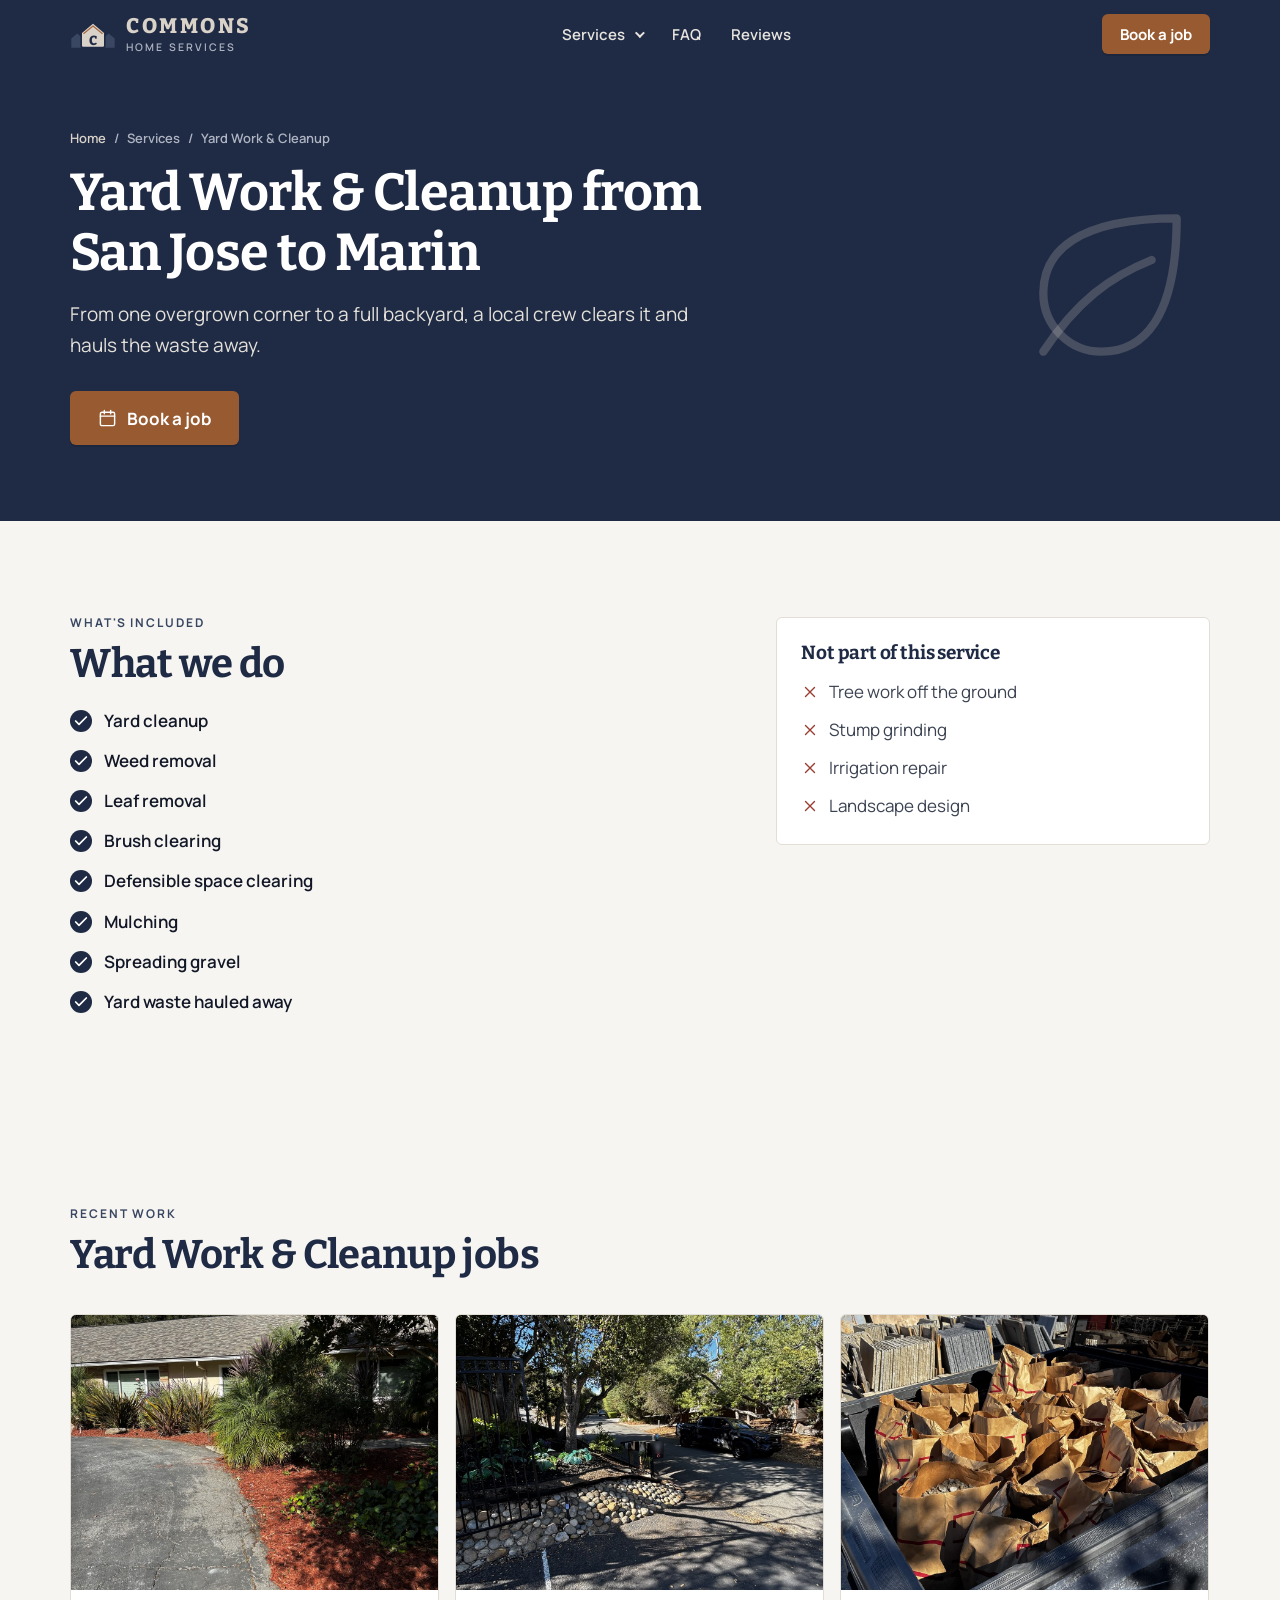
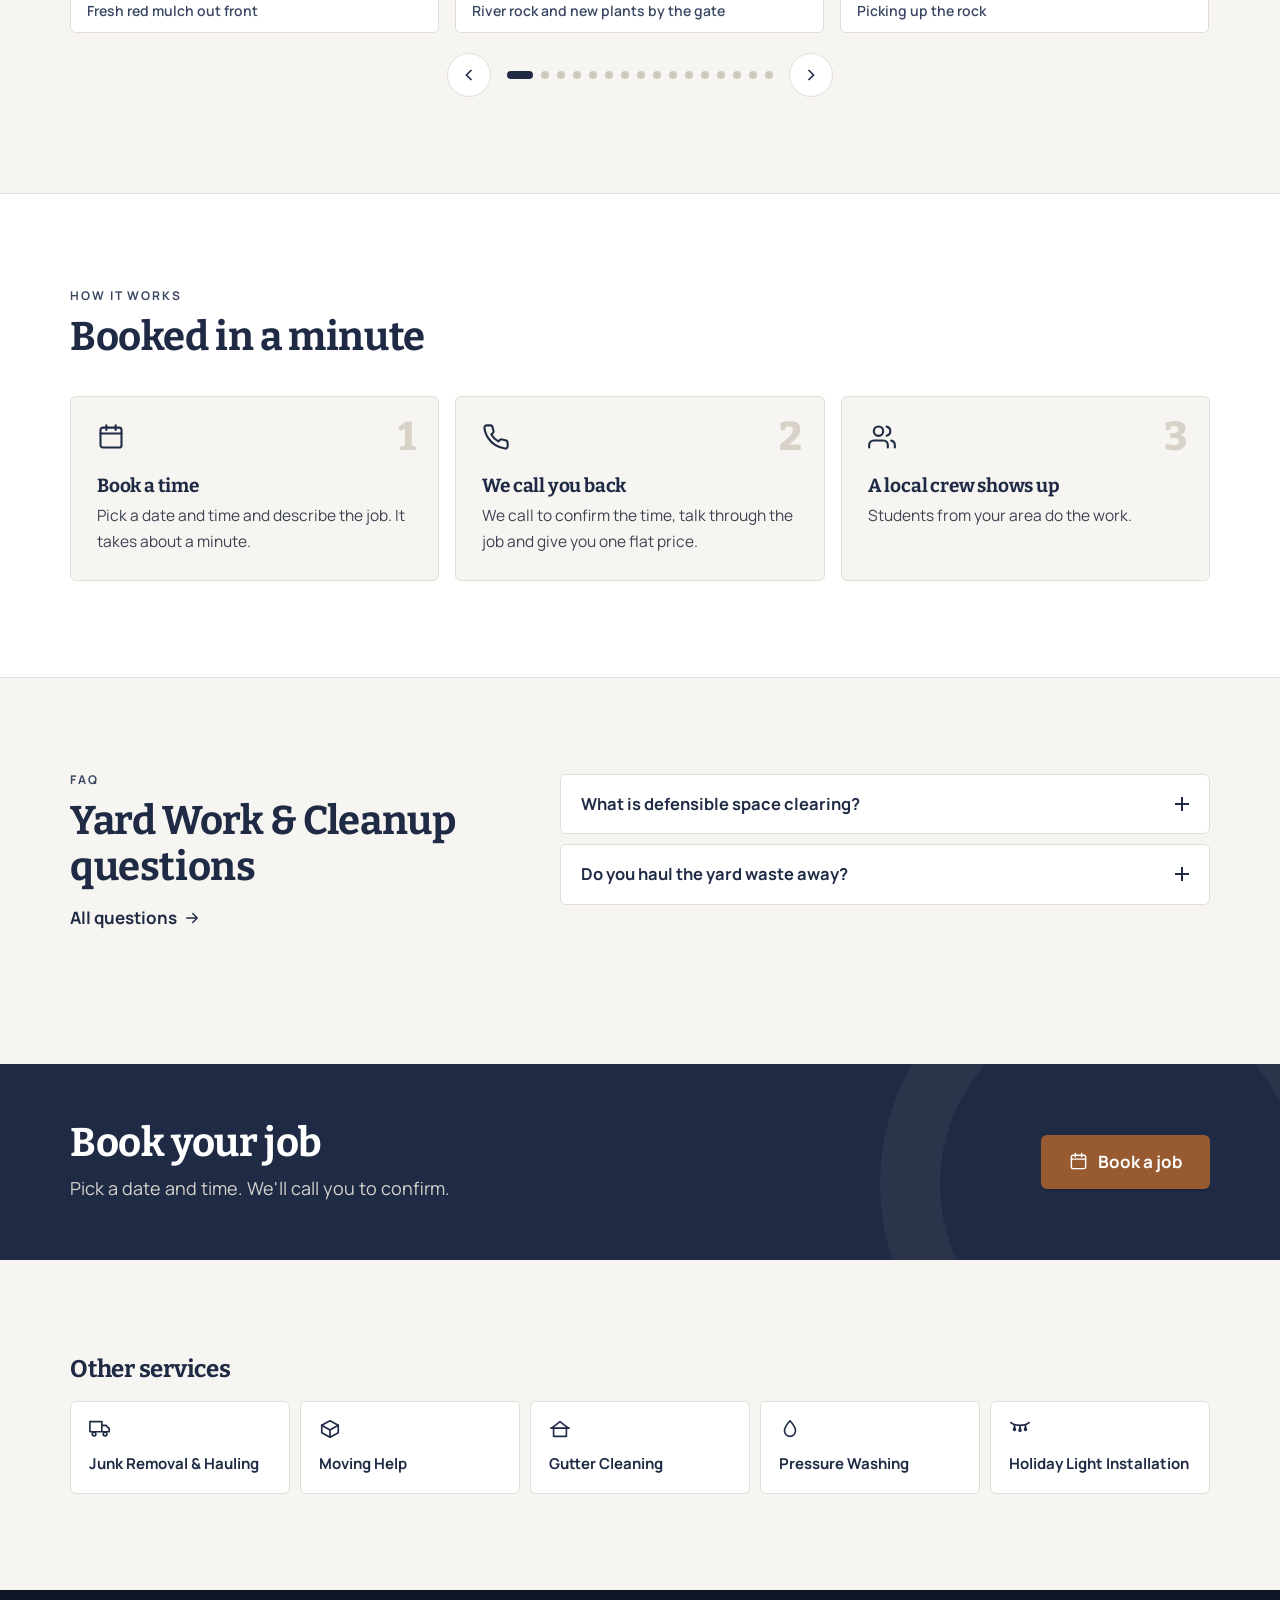
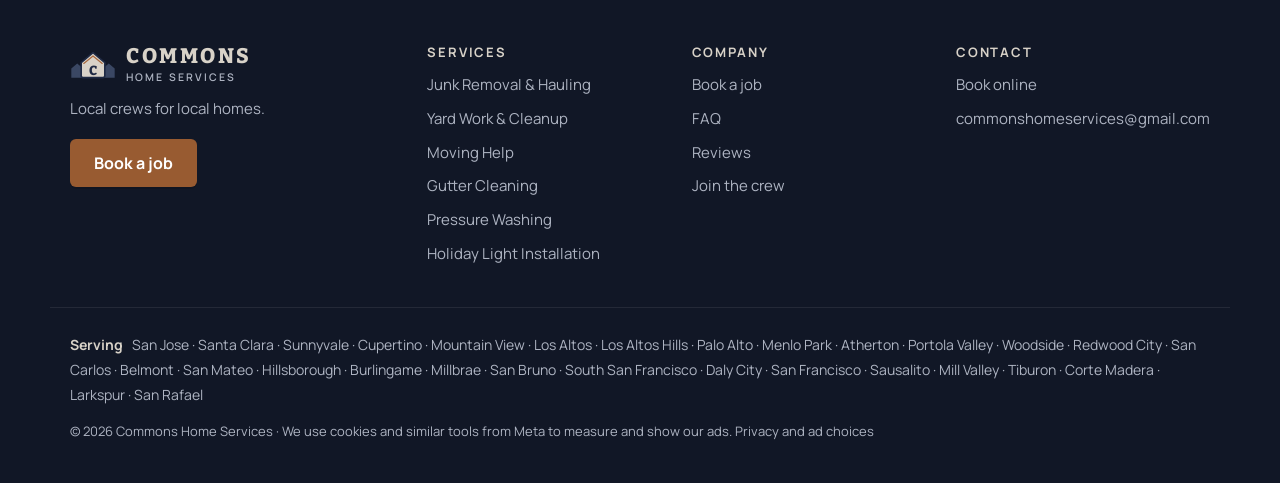
<file: yard-work.html>
<!doctype html>
<html lang="en">
<head>
<meta charset="utf-8">
<meta name="viewport" content="width=device-width, initial-scale=1">
<title>Yard Work &amp; Cleanup from San Jose to Marin | Commons Home Services</title>
<meta name="description" content="Weeds, leaves, brush, mulch and yard waste. Defensible space clearing. Local student crews from San Jose to Marin. Book online.">
<link rel="canonical" href="https://commonshomeservices.com/yard-work.html">
<link rel="icon" href="favicon.svg" type="image/svg+xml">
<meta property="og:type" content="website">
<meta property="og:title" content="Yard Work &amp; Cleanup from San Jose to Marin | Commons Home Services">
<meta property="og:description" content="Weeds, leaves, brush, mulch and yard waste. Defensible space clearing. Local student crews from San Jose to Marin. Book online.">
<meta property="og:image" content="https://commonshomeservices.com/img/og.jpg">
<meta property="og:url" content="https://commonshomeservices.com/yard-work.html">
<meta name="theme-color" content="#1F2A44">
<meta name="facebook-domain-verification" content="13prp94zv06i9u85zza3gkp50s1zy2">
<script>!function(f,b,e,v,n,t,s){if(f.fbq)return;n=f.fbq=function(){n.callMethod?n.callMethod.apply(n,arguments):n.queue.push(arguments)};if(!f._fbq)f._fbq=n;n.push=n;n.loaded=!0;n.version='2.0';n.queue=[];t=b.createElement(e);t.async=!0;t.src=v;s=b.getElementsByTagName(e)[0];s.parentNode.insertBefore(t,s)}(window,document,'script','https://connect.facebook.net/en_US/fbevents.js');fbq('init','3531043180431392');fbq('track','PageView');</script>
<link rel="preconnect" href="https://fonts.googleapis.com">
<link rel="preconnect" href="https://fonts.gstatic.com" crossorigin>
<link rel="stylesheet" href="https://fonts.googleapis.com/css2?family=Bitter:wght@700;800&family=Manrope:wght@400;500;600;700&display=swap">
<link rel="stylesheet" href="styles.css?v=e231e9af">
<script>document.documentElement.classList.add('js');window.COMMONS={"web3forms_key": "7eeca234-f80f-404b-94c5-455190755da7", "booking_hours": [8, 18], "email": "commonshomeservices@gmail.com"};</script>
<script src="site.js?v=74d1dad2" defer></script>
</head>
<body>
<a class="skip" href="#main">Skip to content</a>
<header class="site-header">
  <div class="wrap bar">
    <a class="brand" href="index.html" aria-label="Commons Home Services, home"><svg class="logo-mark" viewBox="0 0 140 100" aria-hidden="true"><path d="M4 90 L4 62 L22 47 L40 62 L40 90 Z M100 90 L100 62 L118 47 L136 62 L136 90 Z" fill="#3A4763"/><path d="M34 44 L70 14 L106 44 L106 84 Q106 90 100 90 L40 90 Q34 90 34 84 Z" fill="#D8D2C8" stroke="#1F2A44" stroke-width="5" stroke-linejoin="round"/><path d="M42 47 L70 24 L98 47" fill="none" stroke="#A8683E" stroke-width="3.5" stroke-linejoin="round" stroke-linecap="round"/><text x="70" y="83" text-anchor="middle" font-family="Bitter,Georgia,serif" font-weight="800" font-size="40" fill="#1F2A44">C</text></svg><span class="brand-text"><b>COMMONS</b><small>Home Services</small></span></a>
    <nav class="nav" id="nav" aria-label="Main">
      <div class="nav-drop">
        <button class="nav-link" aria-expanded="false" aria-controls="svc-menu">Services <span class="caret"></span></button>
        <div class="drop-menu" id="svc-menu"><a href="junk-removal.html"><svg class="ico" viewBox="0 0 24 24" fill="none" stroke="currentColor" stroke-width="1.8" stroke-linecap="round" stroke-linejoin="round" aria-hidden="true"><path d="M1 4h13v11H1zM14 8h4.5L22 11.5V15h-8z"/><circle cx="5.5" cy="17.5" r="2"/><circle cx="17.5" cy="17.5" r="2"/></svg>Junk Removal &amp; Hauling</a><a href="yard-work.html"><svg class="ico" viewBox="0 0 24 24" fill="none" stroke="currentColor" stroke-width="1.8" stroke-linecap="round" stroke-linejoin="round" aria-hidden="true"><path d="M11 20A7 7 0 0 1 4 13c0-5 4-9 16-9 0 12-4 16-9 16z"/><path d="M4 20c4-6 8-9 13-11"/></svg>Yard Work &amp; Cleanup</a><a href="moving-help.html"><svg class="ico" viewBox="0 0 24 24" fill="none" stroke="currentColor" stroke-width="1.8" stroke-linecap="round" stroke-linejoin="round" aria-hidden="true"><path d="M21 8 12 3 3 8v8l9 5 9-5z"/><path d="m3 8 9 5 9-5M12 13v8"/></svg>Moving Help</a><a href="gutter-cleaning.html"><svg class="ico" viewBox="0 0 24 24" fill="none" stroke="currentColor" stroke-width="1.8" stroke-linecap="round" stroke-linejoin="round" aria-hidden="true"><path d="M3 11 12 4l9 7"/><path d="M5 10v10h14V10"/><path d="M2 11h20"/></svg>Gutter Cleaning</a><a href="pressure-washing.html"><svg class="ico" viewBox="0 0 24 24" fill="none" stroke="currentColor" stroke-width="1.8" stroke-linecap="round" stroke-linejoin="round" aria-hidden="true"><path d="M12 3s6 6.5 6 11a6 6 0 0 1-12 0c0-4.5 6-11 6-11z"/></svg>Pressure Washing</a><a href="holiday-lights.html"><svg class="ico" viewBox="0 0 24 24" fill="none" stroke="currentColor" stroke-width="1.8" stroke-linecap="round" stroke-linejoin="round" aria-hidden="true"><path d="M2 5c5 4 15 4 20 0"/><path d="M6 7.5v2.5M12 8.5v2.5M18 7.5v2.5"/><path d="M5 12.5a1 1 0 0 0 2 0l-1-2.5zM11 13.5a1 1 0 0 0 2 0l-1-2.5zM17 12.5a1 1 0 0 0 2 0l-1-2.5z"/></svg>Holiday Light Installation</a></div>
      </div>
      <a class="nav-link" href="faq.html">FAQ</a>
      <a class="nav-link" href="index.html#reviews">Reviews</a>
    </nav>
    <div class="bar-actions">
      <a class="btn btn-primary btn-sm" href="book.html">Book a job</a>
      <button class="menu-btn" aria-label="Menu" aria-expanded="false" aria-controls="nav"><svg class="ico" viewBox="0 0 24 24" fill="none" stroke="currentColor" stroke-width="1.8" stroke-linecap="round" stroke-linejoin="round" aria-hidden="true"><path d="M3 6h18M3 12h18M3 18h18"/></svg></button>
    </div>
  </div>
</header>
<main id="main">

<section class="page-hero">
  <div class="wrap page-hero-grid">
    <div class="reveal">
      <nav class="crumbs" aria-label="Breadcrumb"><a href="index.html">Home</a><span>/</span><span>Services</span><span>/</span><span>Yard Work &amp; Cleanup</span></nav>
      <h1>Yard Work &amp; Cleanup from San Jose to Marin</h1>
      <p class="lede">From one overgrown corner to a full backyard, a local crew clears it and hauls the waste away.</p>
      
      <div class="hero-actions">
        <a class="btn btn-primary btn-lg" href="book.html?service=yard-work"><svg class="ico" viewBox="0 0 24 24" fill="none" stroke="currentColor" stroke-width="1.8" stroke-linecap="round" stroke-linejoin="round" aria-hidden="true"><rect x="3" y="4" width="18" height="17" rx="2"/><path d="M3 9h18M8 2v4M16 2v4"/></svg>Book a job</a>
      </div>
    </div>
    <div class="page-hero-ico reveal"><svg class="big-ico" viewBox="0 0 24 24" fill="none" stroke="currentColor" stroke-width="1.8" stroke-linecap="round" stroke-linejoin="round" aria-hidden="true"><path d="M11 20A7 7 0 0 1 4 13c0-5 4-9 16-9 0 12-4 16-9 16z"/><path d="M4 20c4-6 8-9 13-11"/></svg></div>
  </div>
</section>

<section class="sec">
  <div class="wrap incl-grid">
    <div class="reveal"><p class="eyebrow">What's included</p><h2>What we do</h2><ul class="checks"><li><svg class="ico" viewBox="0 0 24 24" fill="none" stroke="currentColor" stroke-width="1.8" stroke-linecap="round" stroke-linejoin="round" aria-hidden="true"><path d="M20 6 9 17l-5-5"/></svg>Yard cleanup</li><li><svg class="ico" viewBox="0 0 24 24" fill="none" stroke="currentColor" stroke-width="1.8" stroke-linecap="round" stroke-linejoin="round" aria-hidden="true"><path d="M20 6 9 17l-5-5"/></svg>Weed removal</li><li><svg class="ico" viewBox="0 0 24 24" fill="none" stroke="currentColor" stroke-width="1.8" stroke-linecap="round" stroke-linejoin="round" aria-hidden="true"><path d="M20 6 9 17l-5-5"/></svg>Leaf removal</li><li><svg class="ico" viewBox="0 0 24 24" fill="none" stroke="currentColor" stroke-width="1.8" stroke-linecap="round" stroke-linejoin="round" aria-hidden="true"><path d="M20 6 9 17l-5-5"/></svg>Brush clearing</li><li><svg class="ico" viewBox="0 0 24 24" fill="none" stroke="currentColor" stroke-width="1.8" stroke-linecap="round" stroke-linejoin="round" aria-hidden="true"><path d="M20 6 9 17l-5-5"/></svg>Defensible space clearing</li><li><svg class="ico" viewBox="0 0 24 24" fill="none" stroke="currentColor" stroke-width="1.8" stroke-linecap="round" stroke-linejoin="round" aria-hidden="true"><path d="M20 6 9 17l-5-5"/></svg>Mulching</li><li><svg class="ico" viewBox="0 0 24 24" fill="none" stroke="currentColor" stroke-width="1.8" stroke-linecap="round" stroke-linejoin="round" aria-hidden="true"><path d="M20 6 9 17l-5-5"/></svg>Spreading gravel</li><li><svg class="ico" viewBox="0 0 24 24" fill="none" stroke="currentColor" stroke-width="1.8" stroke-linecap="round" stroke-linejoin="round" aria-hidden="true"><path d="M20 6 9 17l-5-5"/></svg>Yard waste hauled away</li></ul></div>
    <div class="dont-box reveal"><h3>Not part of this service</h3><ul><li><svg class="ico" viewBox="0 0 24 24" fill="none" stroke="currentColor" stroke-width="1.8" stroke-linecap="round" stroke-linejoin="round" aria-hidden="true"><path d="M18 6 6 18M6 6l12 12"/></svg>Tree work off the ground</li><li><svg class="ico" viewBox="0 0 24 24" fill="none" stroke="currentColor" stroke-width="1.8" stroke-linecap="round" stroke-linejoin="round" aria-hidden="true"><path d="M18 6 6 18M6 6l12 12"/></svg>Stump grinding</li><li><svg class="ico" viewBox="0 0 24 24" fill="none" stroke="currentColor" stroke-width="1.8" stroke-linecap="round" stroke-linejoin="round" aria-hidden="true"><path d="M18 6 6 18M6 6l12 12"/></svg>Irrigation repair</li><li><svg class="ico" viewBox="0 0 24 24" fill="none" stroke="currentColor" stroke-width="1.8" stroke-linecap="round" stroke-linejoin="round" aria-hidden="true"><path d="M18 6 6 18M6 6l12 12"/></svg>Landscape design</li></ul></div>
  </div>
</section>
<section class="sec"><div class="wrap"><div class="sec-head reveal"><p class="eyebrow">Recent work</p><h2>Yard Work &amp; Cleanup jobs</h2></div><div class="carousel reveal" data-count="16" aria-roledescription="carousel" aria-label="Yard Work &amp; Cleanup photos">
  <div class="track" tabindex="0"><figure class="slide"><img src="img/mulch-red-front-yard.jpg" alt="Front beds along a curved driveway covered in fresh red mulch" loading="lazy" width="1200" height="628"><figcaption>Fresh red mulch out front</figcaption></figure><figure class="slide"><img src="img/rock-mulch-curb.jpg" alt="River rock border, new plants and dark mulch beside a driveway gate" loading="lazy" width="1200" height="628"><figcaption>River rock and new plants by the gate</figcaption></figure><figure class="slide"><img src="img/rock-pickup.jpg" alt="Truck bed full of paper bags of rock and gravel at the stone yard" loading="lazy" width="1200" height="628"><figcaption>Picking up the rock</figcaption></figure><figure class="slide"><img src="img/trench-hardware-cloth.jpg" alt="Backyard bed dug out, with a trench and hardware cloth laid flat over the soil" loading="lazy" width="1200" height="628"><figcaption>Hardware cloth going in</figcaption></figure><figure class="slide"><img src="img/mulch-front-pallet.jpg" alt="Old mulch in the palm beds, with the new mulch on site" loading="lazy" width="1200" height="628"><figcaption>Mulch refresh, before</figcaption></figure><figure class="slide"><img src="img/mulch-front-dusk-2.jpg" alt="Palm beds with fresh mulch at dusk" loading="lazy" width="1200" height="628"><figcaption>Mulch refresh, after</figcaption></figure><figure class="slide"><img src="img/mulch-front-truck.jpg" alt="Commons truck beside the freshly mulched beds at dusk" loading="lazy" width="1200" height="628"><figcaption>Wrapping up at dusk</figcaption></figure><figure class="slide"><img src="img/mulch-red-palms.jpg" alt="Palms and flax along the house in fresh red mulch" loading="lazy" width="1200" height="628"><figcaption>Red mulch along the house</figcaption></figure><figure class="slide"><img src="img/mulch-red-garage.jpg" alt="Palm bed by the garage in fresh red mulch, with the rake still out" loading="lazy" width="1200" height="628"><figcaption>Finishing by the garage</figcaption></figure><figure class="slide"><img src="img/mulch-red-island.jpg" alt="Palm island by the street covered in fresh red mulch" loading="lazy" width="1200" height="628"><figcaption>Red mulch around the palms</figcaption></figure><figure class="slide"><img src="img/mulch-back-before.jpg" alt="Bare soil bed along a backyard fence with mulch bags laid out" loading="lazy" width="1200" height="628"><figcaption>Backyard beds, before</figcaption></figure><figure class="slide"><img src="img/mulch-back-after.jpg" alt="Backyard bed along the fence covered in fresh red mulch" loading="lazy" width="1200" height="628"><figcaption>Backyard beds, after</figcaption></figure><figure class="slide"><img src="img/mulch-black-fence-gate.jpg" alt="Black mulch and new plants along a cedar fence, above a river rock wall" loading="lazy" width="1200" height="628"><figcaption>Black mulch along the fence</figcaption></figure><figure class="slide"><img src="img/mulch-black-during.jpg" alt="Black mulch going into beds along a fence, beside a stepping stone path" loading="lazy" width="1200" height="628"><figcaption>Black mulch, during</figcaption></figure><figure class="slide"><img src="img/mulch-black-after.jpg" alt="Beds along the fence covered in fresh black mulch around new plants" loading="lazy" width="1200" height="628"><figcaption>Black mulch, after</figcaption></figure><figure class="slide"><img src="img/mulch-black-stepping-stones.jpg" alt="Black mulch around stepping stones and new plants" loading="lazy" width="1200" height="628"><figcaption>Black mulch and stepping stones</figcaption></figure></div>
  <div class="car-ctrl">
    <button class="car-btn prev" aria-label="Previous photo"><svg viewBox="0 0 24 24" fill="none" stroke="currentColor" stroke-width="2" aria-hidden="true"><path d="M15 6l-6 6 6 6"/></svg></button>
    <div class="dots" aria-hidden="true"></div>
    <button class="car-btn next" aria-label="Next photo"><svg viewBox="0 0 24 24" fill="none" stroke="currentColor" stroke-width="2" aria-hidden="true"><path d="M9 6l6 6-6 6"/></svg></button>
  </div>
</div></div></section>
<section class="sec sec-alt">
  <div class="wrap">
    <div class="sec-head reveal"><p class="eyebrow">How it works</p><h2>Booked in a minute</h2></div>
    <ol class="steps"><li class="reveal"><svg class="ico" viewBox="0 0 24 24" fill="none" stroke="currentColor" stroke-width="1.8" stroke-linecap="round" stroke-linejoin="round" aria-hidden="true"><rect x="3" y="4" width="18" height="17" rx="2"/><path d="M3 9h18M8 2v4M16 2v4"/></svg><span class="step-n">1</span><h3>Book a time</h3><p>Pick a date and time and describe the job. It takes about a minute.</p></li><li class="reveal"><svg class="ico" viewBox="0 0 24 24" fill="none" stroke="currentColor" stroke-width="1.8" stroke-linecap="round" stroke-linejoin="round" aria-hidden="true"><path d="M22 16.9v3a2 2 0 0 1-2.2 2 19.8 19.8 0 0 1-8.6-3.1 19.5 19.5 0 0 1-6-6A19.8 19.8 0 0 1 2.1 4.2 2 2 0 0 1 4.1 2h3a2 2 0 0 1 2 1.7c.1.9.4 1.8.7 2.7a2 2 0 0 1-.5 2.1L8 9.8a16 16 0 0 0 6 6l1.3-1.3a2 2 0 0 1 2.1-.4c.9.3 1.8.6 2.7.7a2 2 0 0 1 1.7 2z"/></svg><span class="step-n">2</span><h3>We call you back</h3><p>We call to confirm the time, talk through the job and give you one flat price.</p></li><li class="reveal"><svg class="ico" viewBox="0 0 24 24" fill="none" stroke="currentColor" stroke-width="1.8" stroke-linecap="round" stroke-linejoin="round" aria-hidden="true"><path d="M17 21v-2a4 4 0 0 0-4-4H5a4 4 0 0 0-4 4v2"/><circle cx="9" cy="7" r="4"/><path d="M23 21v-2a4 4 0 0 0-3-3.9M16 3.1a4 4 0 0 1 0 7.8"/></svg><span class="step-n">3</span><h3>A local crew shows up</h3><p>Students from your area do the work.</p></li></ol>
  </div>
</section>

<section class="sec">
  <div class="wrap faq-wrap">
    <div class="sec-head reveal"><p class="eyebrow">FAQ</p><h2>Yard Work &amp; Cleanup questions</h2><a class="link-arrow" href="faq.html">All questions <svg class="arr" viewBox="0 0 24 24" fill="none" stroke="currentColor" stroke-width="1.8" stroke-linecap="round" stroke-linejoin="round" aria-hidden="true"><path d="M5 12h14M13 6l6 6-6 6"/></svg></a></div>
    <div class="faq"><details class="reveal"><summary>What is defensible space clearing?<span class="plus"></span></summary><p>Clearing dry brush, weeds and dead plants from around your home to lower fire risk. Describe your property when you book and we&#x27;ll quote the job.</p></details><details class="reveal"><summary>Do you haul the yard waste away?<span class="plus"></span></summary><p>Yes. We can haul away everything we clear.</p></details></div>
  </div>
</section>

<section class="cta-band">
  <div class="wrap cta-inner reveal">
    <div><h2>Book your job</h2><p>Pick a date and time. We'll call you to confirm.</p></div>
    <div class="cta-actions">
      <a class="btn btn-primary btn-lg" href="book.html?service=yard-work"><svg class="ico" viewBox="0 0 24 24" fill="none" stroke="currentColor" stroke-width="1.8" stroke-linecap="round" stroke-linejoin="round" aria-hidden="true"><rect x="3" y="4" width="18" height="17" rx="2"/><path d="M3 9h18M8 2v4M16 2v4"/></svg>Book a job</a>
    </div>
  </div>
</section>
<section class="sec other-svc"><div class="wrap"><h2 class="reveal">Other services</h2><div class="other-grid reveal"><a href="junk-removal.html"><svg class="ico" viewBox="0 0 24 24" fill="none" stroke="currentColor" stroke-width="1.8" stroke-linecap="round" stroke-linejoin="round" aria-hidden="true"><path d="M1 4h13v11H1zM14 8h4.5L22 11.5V15h-8z"/><circle cx="5.5" cy="17.5" r="2"/><circle cx="17.5" cy="17.5" r="2"/></svg>Junk Removal &amp; Hauling</a><a href="moving-help.html"><svg class="ico" viewBox="0 0 24 24" fill="none" stroke="currentColor" stroke-width="1.8" stroke-linecap="round" stroke-linejoin="round" aria-hidden="true"><path d="M21 8 12 3 3 8v8l9 5 9-5z"/><path d="m3 8 9 5 9-5M12 13v8"/></svg>Moving Help</a><a href="gutter-cleaning.html"><svg class="ico" viewBox="0 0 24 24" fill="none" stroke="currentColor" stroke-width="1.8" stroke-linecap="round" stroke-linejoin="round" aria-hidden="true"><path d="M3 11 12 4l9 7"/><path d="M5 10v10h14V10"/><path d="M2 11h20"/></svg>Gutter Cleaning</a><a href="pressure-washing.html"><svg class="ico" viewBox="0 0 24 24" fill="none" stroke="currentColor" stroke-width="1.8" stroke-linecap="round" stroke-linejoin="round" aria-hidden="true"><path d="M12 3s6 6.5 6 11a6 6 0 0 1-12 0c0-4.5 6-11 6-11z"/></svg>Pressure Washing</a><a href="holiday-lights.html"><svg class="ico" viewBox="0 0 24 24" fill="none" stroke="currentColor" stroke-width="1.8" stroke-linecap="round" stroke-linejoin="round" aria-hidden="true"><path d="M2 5c5 4 15 4 20 0"/><path d="M6 7.5v2.5M12 8.5v2.5M18 7.5v2.5"/><path d="M5 12.5a1 1 0 0 0 2 0l-1-2.5zM11 13.5a1 1 0 0 0 2 0l-1-2.5zM17 12.5a1 1 0 0 0 2 0l-1-2.5z"/></svg>Holiday Light Installation</a></div></div></section>
</main>
<footer class="site-footer">
  <div class="wrap foot-grid">
    <div class="foot-brand">
      <a class="brand" href="index.html"><svg class="logo-mark" viewBox="0 0 140 100" aria-hidden="true"><path d="M4 90 L4 62 L22 47 L40 62 L40 90 Z M100 90 L100 62 L118 47 L136 62 L136 90 Z" fill="#3A4763"/><path d="M34 44 L70 14 L106 44 L106 84 Q106 90 100 90 L40 90 Q34 90 34 84 Z" fill="#D8D2C8" stroke="#1F2A44" stroke-width="5" stroke-linejoin="round"/><path d="M42 47 L70 24 L98 47" fill="none" stroke="#A8683E" stroke-width="3.5" stroke-linejoin="round" stroke-linecap="round"/><text x="70" y="83" text-anchor="middle" font-family="Bitter,Georgia,serif" font-weight="800" font-size="40" fill="#1F2A44">C</text></svg><span class="brand-text"><b>COMMONS</b><small>Home Services</small></span></a>
      <p>Local crews for local homes.</p>
      <a class="btn btn-primary" href="book.html">Book a job</a>
    </div>
    <div><h3>Services</h3><ul><li><a href="junk-removal.html">Junk Removal &amp; Hauling</a></li><li><a href="yard-work.html">Yard Work &amp; Cleanup</a></li><li><a href="moving-help.html">Moving Help</a></li><li><a href="gutter-cleaning.html">Gutter Cleaning</a></li><li><a href="pressure-washing.html">Pressure Washing</a></li><li><a href="holiday-lights.html">Holiday Light Installation</a></li></ul></div>
    <div><h3>Company</h3><ul><li><a href="book.html">Book a job</a></li><li><a href="faq.html">FAQ</a></li><li><a href="index.html#reviews">Reviews</a></li><li><a href="crew.html">Join the crew</a></li></ul></div>
    <div><h3>Contact</h3><ul><li><a href="book.html">Book online</a></li><li><a href="mailto:commonshomeservices@gmail.com">commonshomeservices@gmail.com</a></li></ul></div>
  </div>
  <div class="wrap foot-towns"><span>Serving</span> San Jose · Santa Clara · Sunnyvale · Cupertino · Mountain View · Los Altos · Los Altos Hills · Palo Alto · Menlo Park · Atherton · Portola Valley · Woodside · Redwood City · San Carlos · Belmont · San Mateo · Hillsborough · Burlingame · Millbrae · San Bruno · South San Francisco · Daly City · San Francisco · Sausalito · Mill Valley · Tiburon · Corte Madera · Larkspur · San Rafael</div>
  <div class="wrap foot-legal">© 2026 Commons Home Services · We use cookies and similar tools from Meta to measure and show our ads. <a href="privacy.html">Privacy and ad choices</a></div>
</footer>
<nav class="dock" aria-label="Book a job">
  <a class="btn btn-primary" href="book.html"><svg class="ico" viewBox="0 0 24 24" fill="none" stroke="currentColor" stroke-width="1.8" stroke-linecap="round" stroke-linejoin="round" aria-hidden="true"><rect x="3" y="4" width="18" height="17" rx="2"/><path d="M3 9h18M8 2v4M16 2v4"/></svg>Book a job</a>
</nav>
<script type='module' src='https://static.cloudflareinsights.com/beacon.min.js' data-cf-beacon='{"token": "bfb28db853c5455f8fc0d0047388a77a"}'></script>
</body>
</html>
</file>
<file: styles.css>
/* Commons Home Services. Brand: navy #1F2A44, stone #D8D2C8, copper #A8683E, ink #111726.
   Copper is reserved for the booking button; everything else stays navy/stone/neutral. */
:root{
  --navy:#1F2A44; --navy-2:#283553; --slate:#3A4763; --stone:#D8D2C8; --stone-2:#EAE6DF;
  --copper:#A8683E; --cta:#985B31; --cta-hover:#844D27; --ink:#111726; --body:#3B4252;
  --mist:#AEB4C2; --paper:#F7F5F1; --line:#E3DED5; --white:#fff;
  --serif:"Bitter",Georgia,serif; --sans:"Manrope",system-ui,-apple-system,"Segoe UI",sans-serif;
  --r:6px; --shadow:0 1px 2px rgba(17,23,38,.06),0 8px 24px rgba(17,23,38,.08);
  --ease:cubic-bezier(.2,.7,.2,1);
}
*{box-sizing:border-box}
html{scroll-behavior:smooth;scroll-padding-top:84px}
body{margin:0;background:var(--paper);color:var(--ink);font:400 17px/1.65 var(--sans);-webkit-font-smoothing:antialiased;text-rendering:optimizeLegibility}
img{max-width:100%;display:block}
a{color:inherit}
h1,h2,h3{font-family:var(--serif);font-weight:700;line-height:1.15;margin:0;letter-spacing:-.01em}
h2{font-size:clamp(28px,4vw,40px);color:var(--navy)}
h3{font-size:19px}
p{margin:0}
.wrap{max-width:1180px;margin:0 auto;padding:0 20px}
.skip{position:absolute;left:-999px;top:8px;background:var(--white);padding:8px 12px;z-index:100}
.skip:focus{left:8px}
:focus-visible{outline:3px solid var(--copper);outline-offset:2px}
.eyebrow{font:700 12px/1 var(--sans);letter-spacing:.16em;text-transform:uppercase;color:var(--slate);margin-bottom:12px}
.center{text-align:center;margin-top:40px}
.ico{width:22px;height:22px;flex:none}

/* ---------- buttons ---------- */
.btn{white-space:nowrap;display:inline-flex;align-items:center;justify-content:center;gap:10px;min-height:48px;padding:0 22px;border-radius:var(--r);
  font:700 16px/1 var(--sans);text-decoration:none;border:2px solid transparent;cursor:pointer;
  transition:background .2s var(--ease),transform .2s var(--ease),box-shadow .2s var(--ease),border-color .2s}
.btn .ico{width:19px;height:19px}
.btn-primary{background:var(--cta);color:var(--white);box-shadow:0 2px 0 rgba(0,0,0,.12)}
.btn-primary:hover{background:var(--cta-hover);transform:translateY(-1px);box-shadow:0 6px 16px rgba(152,91,49,.35)}
.btn-primary:active{transform:none}
.btn-ghost{color:var(--white);border-color:rgba(255,255,255,.55)}
.btn-ghost:hover{background:rgba(255,255,255,.1);border-color:var(--white)}
.btn-outline{color:var(--navy);border-color:var(--navy);background:transparent}
.btn-outline:hover{background:var(--navy);color:var(--white)}
.btn-quiet{background:var(--navy-2);color:var(--white)}
.btn-sm{min-height:40px;padding:0 16px;font-size:15px}
.btn-lg{min-height:54px;padding:0 26px;font-size:17px}
.btn-block{width:100%}

/* ---------- header ---------- */
.site-header{position:sticky;top:0;z-index:50;background:var(--navy);transition:box-shadow .3s}
.site-header.scrolled{box-shadow:0 6px 20px rgba(0,0,0,.25)}
.bar{display:flex;align-items:center;justify-content:space-between;height:68px;gap:16px}
.brand{display:flex;align-items:center;gap:10px;text-decoration:none;color:var(--stone)}
.logo-mark{width:46px;height:33px;flex:none}
.brand-text b{display:block;font:800 21px/1 var(--serif);letter-spacing:.12em}
.brand-text small{display:block;font:600 10.5px/1 var(--sans);letter-spacing:.2em;text-transform:uppercase;color:var(--mist);margin-top:5px}
.nav{display:none}
.bar-actions{display:flex;align-items:center;gap:10px}
.menu-btn{display:grid;place-items:center;width:42px;height:42px;border-radius:var(--r);border:1px solid rgba(255,255,255,.25);background:transparent;color:var(--white);cursor:pointer}
.nav.open{display:flex;flex-direction:column;position:absolute;top:68px;left:0;right:0;background:var(--navy);padding:8px 20px 20px;border-top:1px solid rgba(255,255,255,.1);box-shadow:0 12px 24px rgba(0,0,0,.3)}
.nav-link{display:flex;align-items:center;gap:8px;color:#E8E5DF;text-decoration:none;font:600 15px/1 var(--sans);padding:14px 4px;background:none;border:0;cursor:pointer;width:100%;text-align:left}
.nav-link:hover{color:var(--white)}
.caret{width:7px;height:7px;border-right:2px solid currentColor;border-bottom:2px solid currentColor;transform:rotate(45deg) translateY(-2px);margin-left:2px;transition:transform .2s}
.nav-drop{position:relative}
.drop-menu{display:none;padding:0 0 8px 8px}
.nav-drop.open .drop-menu{display:grid}
.nav-drop.open .caret{transform:rotate(-135deg) translateY(-1px)}
.drop-menu a{display:flex;align-items:center;gap:10px;color:#E8E5DF;text-decoration:none;font:500 15px/1.2 var(--sans);padding:10px 6px;border-radius:var(--r)}
.drop-menu a:hover{background:rgba(255,255,255,.08);color:var(--white)}
.drop-menu .ico{width:18px;height:18px;color:var(--stone)}

/* ---------- hero ---------- */
.hero{position:relative;color:var(--white);overflow:hidden;background:var(--navy)}
.hero-bg{position:absolute;inset:0}
.hero-bg img{position:absolute;inset:0;width:100%;height:100%;object-fit:cover;opacity:0;transform:scale(1.06);transition:opacity 1.4s ease}
.hero-bg img.on{opacity:1;animation:kb 9s linear forwards}
@keyframes kb{from{transform:scale(1.06)}to{transform:scale(1)}}
.hero::after{content:"";position:absolute;inset:0;background:linear-gradient(100deg,rgba(17,23,38,.94) 0%,rgba(31,42,68,.86) 45%,rgba(31,42,68,.55) 100%)}
.hero-grid{position:relative;z-index:1;display:grid;gap:36px;padding-top:48px;padding-bottom:56px}
.hero .eyebrow{color:#D9A47E}
.hero h1{font-size:clamp(36px,6vw,58px);color:var(--white);max-width:13em}
.hero .lede{font-size:19px;color:#E4E1DA;margin-top:18px;max-width:32em}
.hero-actions{display:flex;flex-wrap:wrap;gap:12px;margin-top:30px}

/* ---------- booking form ---------- */
.form-card{background:var(--white);color:var(--ink);border-radius:var(--r);padding:26px;box-shadow:0 24px 60px rgba(0,0,0,.35);display:grid;gap:14px}
.form-head h2{font-size:26px}
.form-head p{color:var(--body);font-size:15px;margin-top:6px}
.form-card label{display:grid;gap:6px}
.form-card label span{font:700 13px/1 var(--sans);color:var(--navy);letter-spacing:.02em}
.form-card input,.form-card select,.form-card textarea{width:100%;font:500 16px/1.4 var(--sans);color:var(--ink);background:var(--paper);border:1px solid #D6D0C5;border-radius:var(--r);padding:12px 13px;transition:border-color .2s,box-shadow .2s,background .2s}
.form-card textarea{resize:vertical;min-height:104px}
.form-card input:focus,.form-card select:focus,.form-card textarea:focus{outline:none;border-color:var(--navy);background:var(--white);box-shadow:0 0 0 3px rgba(31,42,68,.12)}
.form-card .invalid{border-color:#B3261E;background:#FFF7F6}
.row.two{display:grid;gap:14px;grid-template-columns:1fr 1fr}
.hp{position:absolute;left:-9999px;opacity:0}
.form-note{font-size:14px;color:var(--body);text-align:center}
.form-note a{color:var(--navy);font-weight:700}
.form-status:empty{display:none}
.form-status{border-radius:var(--r);padding:14px 16px;font-size:15px;line-height:1.5}
.form-status.ok{background:#EAF3EC;color:#1E4D2B;border:1px solid #BFD9C6}
.form-status.err{background:#FBEFEE;color:#7A1E17;border:1px solid #EBC3BF}
.form-status a{font-weight:700;color:inherit}
.form-card.sent > :not(.form-status):not(.form-head){display:none}
.form-card button[disabled]{opacity:.7;cursor:progress}

/* ---------- trust bar ---------- */
.trust{background:var(--navy-2);color:#E8E5DF;border-top:1px solid rgba(255,255,255,.08)}
.trust-list{list-style:none;margin:0 auto;display:grid;grid-template-columns:1fr 1fr;gap:14px 20px;padding-top:20px;padding-bottom:20px}
.trust-list li{display:flex;align-items:center;gap:10px;font:600 15px/1.3 var(--sans)}
.trust-list .ico{color:var(--stone)}

/* ---------- sections ---------- */
.sec{padding:72px 0}
.sec-alt{background:var(--white);border-top:1px solid var(--line);border-bottom:1px solid var(--line)}
.sec-head{margin-bottom:36px;display:flex;flex-direction:column}
.link-arrow{display:inline-flex;align-items:center;gap:6px;margin-top:14px;font-weight:700;color:var(--navy);text-decoration:none}
.link-arrow .arr,.more .arr{width:18px;height:18px;transition:transform .25s var(--ease)}
.link-arrow:hover .arr{transform:translateX(4px)}

/* services */
.svc-grid{display:grid;gap:16px}
.svc-card{position:relative;display:flex;flex-direction:column;gap:10px;background:var(--white);border:1px solid var(--line);border-radius:var(--r);padding:26px;text-decoration:none;transition:transform .3s var(--ease),box-shadow .3s var(--ease),border-color .3s}
.svc-card::before{content:"";position:absolute;left:0;top:0;bottom:0;width:3px;background:var(--navy);transform:scaleY(0);transform-origin:top;transition:transform .35s var(--ease);border-radius:var(--r) 0 0 var(--r)}
.svc-card:hover{transform:translateY(-4px);box-shadow:var(--shadow);border-color:#D3CCBF}
.svc-card:hover::before{transform:scaleY(1)}
.svc-ico{display:grid;place-items:center;width:48px;height:48px;border-radius:var(--r);background:var(--stone-2);color:var(--navy);margin-bottom:4px}
.svc-ico .ico{width:24px;height:24px}
.svc-card h3{color:var(--navy);font-size:20px}
.svc-card p{color:var(--body);font-size:15.5px;flex:1}
.more{display:inline-flex;align-items:center;gap:6px;font:700 14px/1 var(--sans);color:var(--navy);margin-top:6px}
.svc-card:hover .more .arr{transform:translateX(4px)}
.dont-line{margin-top:24px;font-size:15px;color:var(--body);padding:14px 18px;background:var(--white);border:1px solid var(--line);border-radius:var(--r)}
.dont-line strong{color:var(--navy)}

/* steps */
.steps{list-style:none;margin:0;padding:0;display:grid;gap:16px}
.steps li{position:relative;background:var(--paper);border:1px solid var(--line);border-radius:var(--r);padding:26px}
.steps .ico{width:28px;height:28px;color:var(--navy)}
.step-n{position:absolute;top:20px;right:22px;font:800 40px/1 var(--serif);color:var(--stone)}
.steps h3{color:var(--navy);margin:16px 0 6px}
.steps p{color:var(--body);font-size:15.5px}

/* carousel */
.carousel{position:relative}
.track{display:flex;gap:16px;overflow-x:auto;scroll-snap-type:x mandatory;scroll-behavior:smooth;scrollbar-width:none;-webkit-overflow-scrolling:touch;outline:none}
.track::-webkit-scrollbar{display:none}
.slide{flex:0 0 86%;margin:0;scroll-snap-align:start;background:var(--white);border:1px solid var(--line);border-radius:var(--r);overflow:hidden}
.slide img{width:100%;height:auto;aspect-ratio:4/3;object-fit:cover;transition:transform .8s var(--ease)}
.slide:hover img{transform:scale(1.03)}
.slide figcaption{padding:12px 16px;font:600 14px/1.3 var(--sans);color:var(--slate)}
.carousel.fits .car-ctrl{display:none}
.car-ctrl{display:flex;align-items:center;justify-content:center;gap:16px;margin-top:20px}
.car-btn{display:grid;place-items:center;width:44px;height:44px;border-radius:50%;border:1px solid var(--line);background:var(--white);color:var(--navy);cursor:pointer;transition:background .2s,color .2s}
.car-btn svg{width:20px;height:20px}
.car-btn:hover{background:var(--navy);color:var(--white)}
.dots{display:flex;gap:8px}
.dots button{width:8px;height:8px;border-radius:999px;border:0;padding:0;background:#CFC8BC;cursor:pointer;transition:width .3s var(--ease),background .3s}
.dots button.on{width:26px;background:var(--navy)}

/* about */
.about{background:var(--stone)}
.about-grid{display:grid;gap:20px}
.about p{font-size:18px;color:#2A3142}
.about p + p{margin-top:14px}

/* area */
.area{padding:72px 0 64px}
.area .sec-head{margin-bottom:28px}
.marquee{overflow:hidden;border-top:1px solid var(--line);border-bottom:1px solid var(--line);background:var(--white);padding:18px 0}
.marquee-track{display:flex;width:max-content;animation:marq 105s linear infinite}
.marquee:hover .marquee-track{animation-play-state:paused}
.marquee span{font:700 clamp(22px,3vw,32px)/1 var(--serif);color:var(--navy);padding:0 26px;white-space:nowrap;display:flex;align-items:center}
.marquee span::after{content:"";width:8px;height:8px;background:var(--copper);border-radius:50%;margin-left:52px}
@keyframes marq{to{transform:translateX(-50%)}}
.town-list{list-style:none;display:grid;grid-template-columns:1fr 1fr;gap:10px 20px;margin-top:28px}
.town-list li{display:flex;align-items:center;gap:8px;font-weight:600;font-size:15px;color:var(--navy)}
.town-list .ico{width:17px;height:17px;color:var(--slate)}

/* faq */
.faq{display:grid;gap:10px}
.faq details{background:var(--white);border:1px solid var(--line);border-radius:var(--r);overflow:hidden}
.sec-alt .faq details{background:var(--paper)}
.faq summary{list-style:none;cursor:pointer;display:flex;justify-content:space-between;align-items:center;gap:16px;padding:18px 20px;font:700 16.5px/1.35 var(--sans);color:var(--navy)}
.faq summary::-webkit-details-marker{display:none}
.plus{position:relative;width:14px;height:14px;flex:none}
.plus::before,.plus::after{content:"";position:absolute;left:0;top:6px;width:14px;height:2px;background:var(--navy);transition:transform .3s var(--ease)}
.plus::after{transform:rotate(90deg)}
details[open] .plus::after{transform:rotate(0)}
.faq details p{padding:0 20px 18px;color:var(--body)}
.faq-page{display:grid;gap:48px;max-width:860px}
.prose{max-width:760px;color:var(--body)}
.prose h2{font-size:clamp(22px,3vw,28px);margin:36px 0 10px}
.prose h2:first-child{margin-top:0}
.prose p{margin:0 0 14px}
.prose ul{margin:0 0 14px;padding-left:22px}
.prose li{margin:6px 0}
.prose a{color:var(--cta);overflow-wrap:anywhere}
.faq-group h2{font-size:26px;margin-bottom:16px}

/* cta band */
.cta-band{background:var(--navy);color:var(--white);padding:56px 0;position:relative;overflow:hidden}
.cta-band::before{content:"";position:absolute;right:-80px;top:-120px;width:360px;height:360px;border-radius:50%;border:60px solid rgba(216,210,200,.06)}
.cta-inner{position:relative;display:grid;gap:24px}
.cta-band h2{color:var(--white)}
.cta-band p{color:#D5D2CB;margin-top:8px;font-size:18px}
.cta-actions{display:flex;flex-direction:column;align-items:flex-start;gap:12px}

/* reviews */
.reviews{background:var(--white);border-top:1px solid var(--line);padding:48px 0}
.reviews-inner{display:grid;gap:20px;align-items:center}
.reviews h2{font-size:28px}
.reviews p{color:var(--body);margin-top:4px}
.r-badge{display:grid;place-items:center;width:52px;height:52px;border-radius:50%;background:var(--stone-2);color:var(--navy)}
.r-badge .ico{width:24px;height:24px}

/* page hero (service / book / faq) */
.page-hero{background:var(--navy);color:var(--white);padding:44px 0 56px}
.page-hero-grid{display:grid;gap:28px;align-items:center}
.page-hero h1{font-size:clamp(34px,5vw,52px);color:var(--white);max-width:14em}
.page-hero .lede{font-size:19px;color:#E4E1DA;margin-top:16px;max-width:34em}
.page-hero .lede a{color:var(--white)}
.crumbs{display:flex;flex-wrap:wrap;gap:8px;font:600 13px/1 var(--sans);color:var(--mist);margin-bottom:18px}
.crumbs a{color:var(--stone);text-decoration:none}
.crumbs a:hover{text-decoration:underline}
.page-hero-ico{display:none}
.big-ico{width:200px;height:200px;color:rgba(216,210,200,.22);stroke-width:1}
.season{display:inline-flex;align-items:center;gap:10px;margin-top:22px;background:rgba(168,104,62,.18);border:1px solid rgba(217,164,126,.45);color:#F1D7C3;padding:10px 14px;border-radius:var(--r);font-weight:600;font-size:15px}
.incl-grid{display:grid;gap:28px;align-items:start}
.checks{list-style:none;margin:20px 0 0;padding:0;display:grid;gap:12px}
.checks li{display:flex;align-items:center;gap:12px;font-weight:600;color:var(--ink)}
.checks .ico{width:22px;height:22px;padding:3px;border-radius:50%;background:var(--navy);color:var(--white);stroke-width:2.6}
.dont-box{background:var(--white);border:1px solid var(--line);border-radius:var(--r);padding:24px}
.dont-box h3{color:var(--navy);margin-bottom:14px}
.dont-box ul{list-style:none;margin:0;padding:0;display:grid;gap:10px}
.dont-box li{display:flex;align-items:center;gap:10px;color:var(--body)}
.dont-box .ico{width:18px;height:18px;color:#9A3B30}
.other-svc{padding-top:56px}
.other-svc h2{font-size:24px;margin-bottom:18px}
.other-grid{display:grid;grid-template-columns:1fr;gap:10px}
.other-grid a{display:flex;align-items:center;gap:12px;padding:16px 18px;background:var(--white);border:1px solid var(--line);border-radius:var(--r);text-decoration:none;font-weight:700;color:var(--navy);transition:border-color .2s,transform .25s var(--ease)}
.other-grid a:hover{border-color:var(--navy);transform:translateY(-2px)}

/* book page */
.book-hero{padding-bottom:72px}
.book-grid{display:grid;gap:32px;align-items:start}
.book-points{list-style:none;padding:0;margin:28px 0 0;display:grid;gap:16px}
.book-points li{display:flex;gap:12px;color:#E4E1DA}
.book-points .ico{color:var(--stone);margin-top:3px}
.book-points b{color:var(--white)}

/* footer */
.site-footer{background:var(--ink);color:var(--mist);padding:56px 0 110px;font-size:15px}
.foot-grid{display:grid;gap:32px}
.foot-brand p{margin:14px 0 18px;color:var(--mist)}
.site-footer h3{font:700 13px/1 var(--sans);letter-spacing:.14em;text-transform:uppercase;color:var(--stone);margin-bottom:14px}
.site-footer ul{list-style:none;margin:0;padding:0;display:grid;gap:9px}
.site-footer a{text-decoration:none}
.site-footer ul a:hover{color:var(--white)}
.foot-towns{margin-top:40px;padding-top:24px;border-top:1px solid rgba(255,255,255,.08);font-size:14px;line-height:1.8}
.foot-towns span{color:var(--stone);font-weight:700;margin-right:6px}
.foot-legal{margin-top:14px;font-size:13px}

@media (max-width:400px){
  .logo-mark{width:38px;height:27px}
  .brand-text b{font-size:17px}
  .brand-text small{font-size:9px;letter-spacing:.16em}
  .bar-actions .btn-sm{padding:0 12px;font-size:14px}
}

/* mobile dock */
.dock{position:fixed;left:0;right:0;bottom:0;z-index:60;display:grid;grid-template-columns:1fr;gap:10px;padding:10px 14px calc(10px + env(safe-area-inset-bottom));background:rgba(17,23,38,.97);backdrop-filter:blur(8px);transform:translateY(110%);transition:transform .35s var(--ease)}
.dock.show{transform:none}
.dock .btn{min-height:50px}

/* scroll reveal: only hides when JS is running, so the page is never blank without it */
.js .reveal{opacity:0;transform:translateY(22px);transition:opacity .7s var(--ease),transform .7s var(--ease)}
.js .reveal.in{opacity:1;transform:none}

@media (min-width:640px){
  .trust-list{grid-template-columns:repeat(4,auto);justify-content:space-between}
  .svc-grid{grid-template-columns:1fr 1fr}
  .steps{grid-template-columns:repeat(3,1fr)}
  .slide{flex-basis:calc(50% - 8px)}
  .town-list{grid-template-columns:repeat(3,1fr)}
  .other-grid{grid-template-columns:1fr 1fr}
  .reviews-inner{grid-template-columns:auto 1fr auto}
  .foot-grid{grid-template-columns:1.4fr 1fr 1fr 1fr}
  .cta-inner{grid-template-columns:1fr auto;align-items:center}
  .cta-actions{align-items:flex-end}
}
@media (min-width:980px){
  .nav{display:flex;align-items:center;gap:6px}
  .nav-link{width:auto;padding:10px 12px}
  .menu-btn{display:none}
  .drop-menu{position:absolute;top:calc(100% + 10px);left:0;min-width:280px;background:var(--white);border-radius:var(--r);box-shadow:var(--shadow);padding:8px;display:grid;opacity:0;visibility:hidden;transform:translateY(-6px);transition:opacity .2s,transform .2s var(--ease),visibility .2s}
  .nav-drop:hover .drop-menu,.nav-drop.open .drop-menu,.nav-drop:focus-within .drop-menu{opacity:1;visibility:visible;transform:none}
  .drop-menu a{color:var(--navy)}
  .drop-menu a:hover{background:var(--paper);color:var(--navy)}
  .drop-menu .ico{color:var(--slate)}
  .hero-grid{grid-template-columns:1.15fr .85fr;align-items:center;gap:56px;padding-top:72px;padding-bottom:88px}
  .svc-grid{grid-template-columns:repeat(3,1fr)}
  .slide{flex-basis:calc(33.333% - 11px)}
  .carousel[data-count="2"] .slide{flex-basis:calc(50% - 8px)}
  .about-grid{grid-template-columns:.8fr 1.2fr;gap:56px;align-items:start}
  .town-list{grid-template-columns:repeat(5,1fr)}
  .faq-wrap{display:grid;grid-template-columns:.8fr 1.2fr;gap:56px;align-items:start}
  .faq-wrap .sec-head{position:sticky;top:100px}
  .page-hero{padding:64px 0 76px}
  .page-hero-grid{grid-template-columns:1fr auto}
  .page-hero-ico{display:block}
  .incl-grid{grid-template-columns:1.2fr .8fr;gap:56px}
  .other-grid{grid-template-columns:repeat(5,1fr)}
  .other-grid a{flex-direction:column;align-items:flex-start;font-size:15px}
  .book-grid{grid-template-columns:.9fr 1.1fr;gap:56px}
  .sec{padding:96px 0}
  .dock{display:none}
  .site-footer{padding-bottom:40px}
}
@media (prefers-reduced-motion:reduce){
  html{scroll-behavior:auto}
  *,*::before,*::after{animation:none!important;transition:none!important}
  .js .reveal{opacity:1;transform:none}
  .marquee-track{flex-wrap:wrap;width:auto}
}

/* ---------- phones only (Will, 10/25). Nothing below reaches 640px and up, so tablet and desktop are untouched. */
@media (max-width:639px){
  /* a carousel's dots row could outgrow the screen (20 photos = 20 dots), which made the whole page wider
     than the phone and pushed the arrows off the edges. 8+ photos: arrows and swipe only. */
  .car-ctrl{gap:12px}
  .dots{flex-wrap:wrap;justify-content:center;min-width:0}
  .carousel:has(.slide:nth-child(8)) .dots{display:none}
  .form-card{padding:22px 18px}
}
@media (max-width:479px){
  .row.two{grid-template-columns:1fr}   /* date/time and name/phone stack instead of sharing ~300px */
}
@media (max-width:359px){
  /* 320px iPhones (first SE): the header row and the long email address were 14-16px too wide */
  .bar{gap:8px}
  .brand{gap:6px}
  .bar-actions .btn-sm{padding:0 10px}
  p a{overflow-wrap:anywhere}
}
@media (max-width:639px) and (prefers-reduced-motion:reduce){
  .marquee{display:none}   /* the still marquee stacks every town twice; the town list below already names them */
}
</file>
